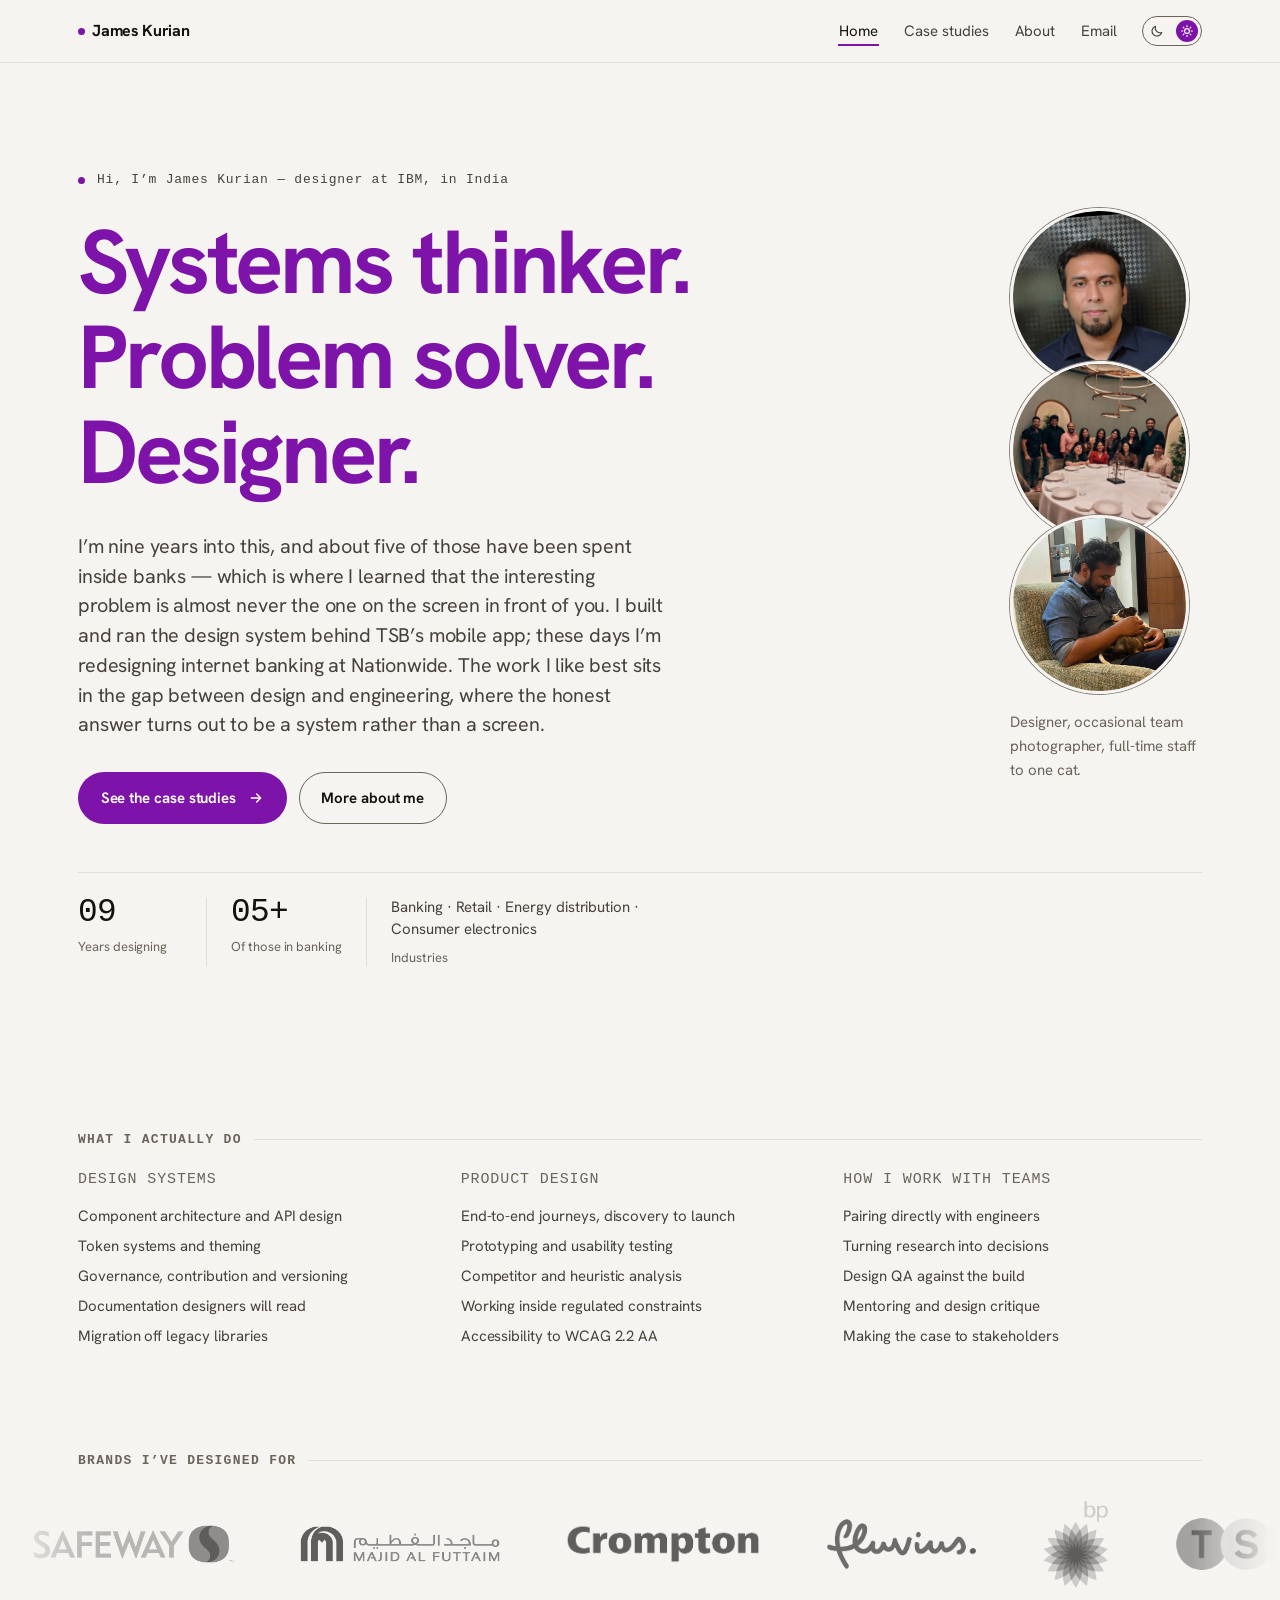
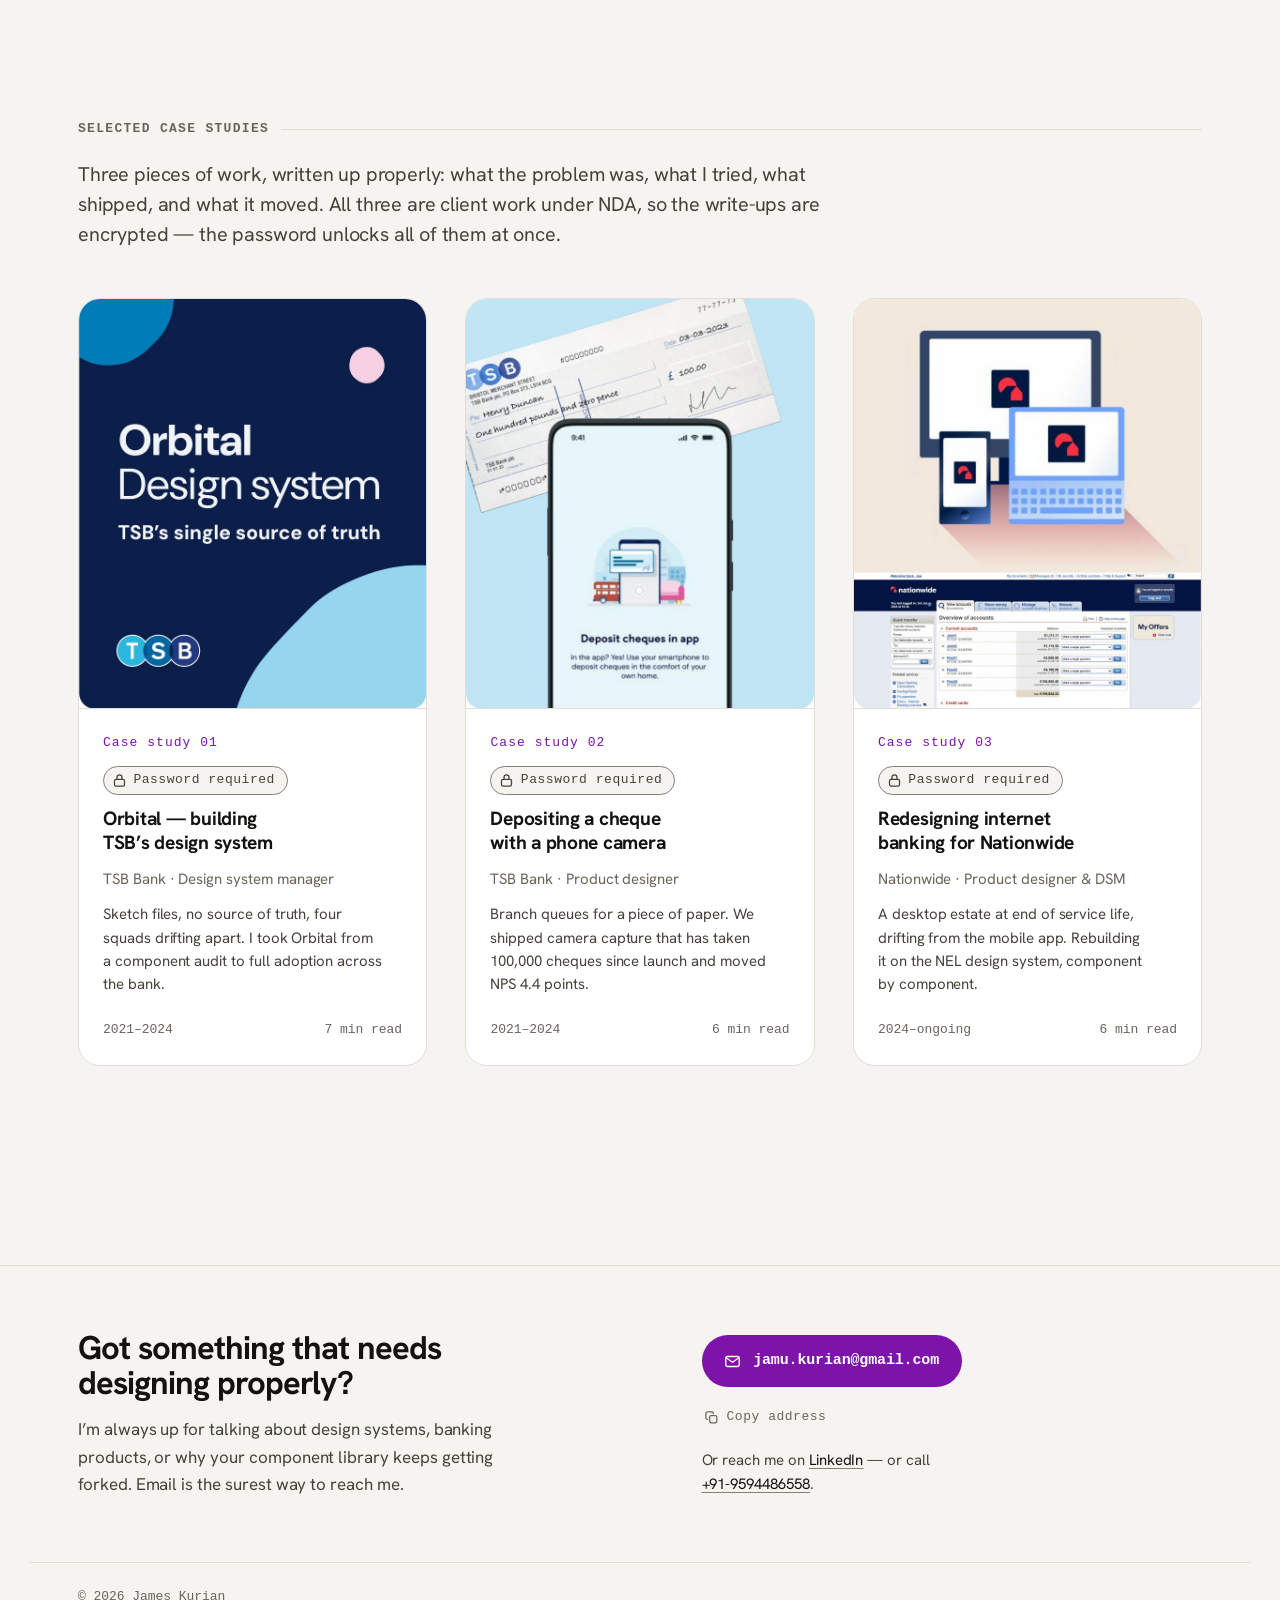
<file: index.html>
<!DOCTYPE html>
<html lang="en">
<head>
<meta charset="utf-8">
<meta name="viewport" content="width=device-width, initial-scale=1">
<title>James Kurian — product &amp; design systems designer</title>
<meta name="description" content="James Kurian is a product designer and design system manager at IBM, working on banking experiences for TSB and Nationwide. Systems thinker, problem solver, designer.">
<meta name="color-scheme" content="dark">
<meta name="theme-color" content="#181818">
<link rel="icon" href="data:image/svg+xml,%3Csvg xmlns='http://www.w3.org/2000/svg' viewBox='0 0 32 32'%3E%3Crect width='32' height='32' rx='7' fill='%23181818'/%3E%3Ccircle cx='16' cy='16' r='6' fill='%23cf44ff'/%3E%3C/svg%3E">
<link rel="preconnect" href="https://fonts.googleapis.com">
<link rel="preconnect" href="https://fonts.gstatic.com" crossorigin>
<link rel="stylesheet" href="https://fonts.googleapis.com/css2?family=Hanken+Grotesk:wght@400..800&amp;display=swap">
<script>
  /* Theme, chosen before first paint.

     Inline and blocking on purpose. Deferring this to script.js means
     the browser paints the default theme, then repaints — a white flash
     on every navigation for someone who picked dark. Six pages of static
     HTML share no shell to hoist it into, so it is duplicated knowingly.

     try/catch because localStorage *throws* rather than returning null
     when a browser is set to block storage; an exception here would
     leave the page unstyled-looking and stop the rest of <head>. */
  (function () {
    var pick = 'dark';
    try {
      var saved = localStorage.getItem('jk.theme');
      pick = (saved === 'light' || saved === 'dark') ? saved
        : window.matchMedia('(prefers-color-scheme: light)').matches
          ? 'light' : 'dark';
    } catch (e) {}
    document.documentElement.setAttribute('data-theme', pick);
  })();
</script>
<link rel="stylesheet" href="styles.css">
</head>
<body>

<a class="skip" href="#main">Skip to content</a>

<header class="masthead" data-masthead>
  <div class="shell masthead__inner">
    <a class="wordmark" href="index.html">
      <span class="wordmark__dot" aria-hidden="true"></span>
      James Kurian
    </a>
    <div class="masthead__end">
      <nav class="nav" aria-label="Primary">
        <a href="index.html" aria-current="page">Home</a>
        <a href="work.html">Case studies</a>
        <a href="about.html">About</a>
        <a href="mailto:jamu.kurian@gmail.com">Email</a>
      </nav>
      <button class="themer" type="button" role="switch" aria-checked="false"
              aria-label="Light mode" data-themer>
        <span class="themer__knob" aria-hidden="true"></span>
        <svg class="themer__icon themer__icon--moon" viewBox="0 0 24 24" fill="none"
             stroke="currentColor" stroke-width="1.9" stroke-linecap="round"
             stroke-linejoin="round" aria-hidden="true" focusable="false">
          <path d="M20.2 14.6A8.6 8.6 0 0 1 9.4 3.8a8.6 8.6 0 1 0 10.8 10.8Z"/>
        </svg>
        <svg class="themer__icon themer__icon--sun" viewBox="0 0 24 24" fill="none"
             stroke="currentColor" stroke-width="1.9" stroke-linecap="round"
             stroke-linejoin="round" aria-hidden="true" focusable="false">
          <circle cx="12" cy="12" r="4.1"/>
          <path d="M12 2.7v2.1M12 19.2v2.1M2.7 12h2.1M19.2 12h2.1M5.4 5.4l1.5 1.5M17.1 17.1l1.5 1.5M18.6 5.4l-1.5 1.5M6.9 17.1l-1.5 1.5"/>
        </svg>
      </button>
    </div>
  </div>
</header>

<main id="main">

  <!-- == Hero ==============================================

       The greeting used to be set at --t-hero, the same size as the
       headline directly beneath it, so two 5.6rem lines competed and
       neither won. It is the kicker now: same words, a tenth of the
       size, which is what lets the headline actually land.

       The glow layer is decorative and pointer-driven; script.js only
       animates it for a fine pointer with motion allowed, and it sits at
       z-index -1 behind everything in the section. It is a fixed-position
       viewport layer rather than a box inside this section, which is what
       lets it track the cursor exactly — see styles.css for why the earlier
       absolutely-positioned version could not.                    -->
  <section class="shell hero hero--home" data-pointer-field>
    <span class="glow" data-glow aria-hidden="true"></span>

    <div class="hero__grid">
      <div class="hero__say">
        <p class="kicker">
          <span class="kicker__dot" aria-hidden="true"></span>
          Hi, I&rsquo;m James Kurian &mdash; designer at IBM, in India
        </p>

        <h1 class="hero__line hero__line--staged">
          <span class="hero__stagger">Systems thinker.</span>
          <span class="hero__stagger">Problem solver.</span>
          <span class="hero__stagger">Designer.</span>
        </h1>

        <p class="lead hero__lead">
          I&rsquo;m nine years into this, and about five of those have been
          spent inside banks &mdash; which is where I learned that the
          interesting problem is almost never the one on the screen in front of
          you. I built and ran the design system behind TSB&rsquo;s mobile app;
          these days I&rsquo;m redesigning internet banking at Nationwide. The
          work I like best sits in the gap between design and engineering,
          where the honest answer turns out to be a system rather than a
          screen.
        </p>

        <div class="hero__actions">
          <a class="btn btn--primary" href="work.html">
            See the case studies
            <svg class="btn__arrow" width="16" height="16" viewBox="0 0 24 24" fill="none" stroke="currentColor" stroke-width="2.2" stroke-linecap="round" stroke-linejoin="round" aria-hidden="true"><path d="M5 12h13M13 6l6 6-6 6"/></svg>
          </a>
          <a class="btn btn--ghost" href="about.html">More about me</a>
        </div>
      </div>

      <!-- The photographs used to sit in a row beneath the tally, where the
           right half of the hero was empty and they were small enough to
           read as decoration. Up here they are half again as wide and piled
           vertically — a stack needs one circle's width instead of three, so
           the prints get bigger and the headline beside them still gets a
           column wide enough to hold "Systems thinker." on one line. -->
      <div class="hero__show">
        <div class="faces faces--tall">
          <span class="faces__item"><img src="assets/photo-portrait.jpg" alt="James Kurian" width="880" height="880"></span>
          <span class="faces__item"><img src="assets/photo-team.jpg" alt="James with his design team" width="760" height="760" loading="lazy"></span>
          <span class="faces__item"><img src="assets/photo-cat.jpg" alt="James&rsquo;s cat" width="640" height="640" loading="lazy"></span>
          <p class="faces__note">Designer, occasional team photographer, full-time staff to one cat.</p>
        </div>
      </div>
    </div>

    <!-- Experience, not achievements: how long, how much of it in banking,
         and which industries the rest was spent in. The two numbers agree
         with the timeline on the About page — 2021-2024 at TSB plus
         2024-now at Nationwide is where "05+ in banking" comes from — so
         neither is a new claim this page has to defend on its own. -->
    <dl class="tally">
      <div class="tally__cell">
        <dt class="tally__label">Years designing</dt>
        <dd class="tally__value">09</dd>
      </div>
      <div class="tally__cell">
        <dt class="tally__label">Of those in banking</dt>
        <dd class="tally__value">05+</dd>
      </div>
      <div class="tally__cell tally__cell--wide">
        <dt class="tally__label">Industries</dt>
        <dd class="tally__list">
          Banking &middot; Retail &middot; Energy distribution &middot;
          Consumer electronics
        </dd>
      </div>
    </dl>
  </section>

  <!-- == What I do ========================================= -->
  <section class="shell band" data-reveal>
    <h2 class="eyebrow">What I actually do</h2>
    <div class="skills">
      <div class="skills__group">
        <h3>Design systems</h3>
        <ul>
          <li>Component architecture and API design</li>
          <li>Token systems and theming</li>
          <li>Governance, contribution and versioning</li>
          <li>Documentation designers will read</li>
          <li>Migration off legacy libraries</li>
        </ul>
      </div>
      <div class="skills__group">
        <h3>Product design</h3>
        <ul>
          <li>End-to-end journeys, discovery to launch</li>
          <li>Prototyping and usability testing</li>
          <li>Competitor and heuristic analysis</li>
          <li>Working inside regulated constraints</li>
          <li>Accessibility to WCAG 2.2 AA</li>
        </ul>
      </div>
      <div class="skills__group">
        <h3>How I work with teams</h3>
        <ul>
          <li>Pairing directly with engineers</li>
          <li>Turning research into decisions</li>
          <li>Design QA against the build</li>
          <li>Mentoring and design critique</li>
          <li>Making the case to stakeholders</li>
        </ul>
      </div>
    </div>
  </section>

  <!-- == Clients =========================================== -->
  <section class="shell band" data-reveal>
    <h2 class="eyebrow">Brands I&rsquo;ve designed for</h2>
    <div class="logos bleed">
      <div class="logos__track">
        <div class="logos__set">
          <span class="logos__item"><img src="assets/logo-safeway.png" alt="Safeway" width="751" height="148" loading="lazy"></span>
          <span class="logos__item"><img src="assets/logo-majid.png" alt="Majid Al Futtaim" width="734" height="142" loading="lazy"></span>
          <span class="logos__item"><img src="assets/logo-crompton.png" alt="Crompton" width="437" height="91" loading="lazy"></span>
          <span class="logos__item"><img src="assets/logo-fluvius.png" alt="Fluvius" width="401" height="142" loading="lazy"></span>
          <span class="logos__item"><img src="assets/logo-bp.png" alt="BP" width="185" height="243" loading="lazy"></span>
          <span class="logos__item"><img src="assets/logo-tsb.png" alt="TSB Bank" width="402" height="156" loading="lazy"></span>
          <span class="logos__item"><img src="assets/logo-nationwide.png" alt="Nationwide Building Society" width="556" height="84" loading="lazy"></span>
        </div>
        <div class="logos__set" aria-hidden="true">
          <span class="logos__item"><img src="assets/logo-safeway.png" alt="" width="751" height="148" loading="lazy"></span>
          <span class="logos__item"><img src="assets/logo-majid.png" alt="" width="734" height="142" loading="lazy"></span>
          <span class="logos__item"><img src="assets/logo-crompton.png" alt="" width="437" height="91" loading="lazy"></span>
          <span class="logos__item"><img src="assets/logo-fluvius.png" alt="" width="401" height="142" loading="lazy"></span>
          <span class="logos__item"><img src="assets/logo-bp.png" alt="" width="185" height="243" loading="lazy"></span>
          <span class="logos__item"><img src="assets/logo-tsb.png" alt="" width="402" height="156" loading="lazy"></span>
          <span class="logos__item"><img src="assets/logo-nationwide.png" alt="" width="556" height="84" loading="lazy"></span>
        </div>
        <div class="logos__set" aria-hidden="true">
          <span class="logos__item"><img src="assets/logo-safeway.png" alt="" width="751" height="148" loading="lazy"></span>
          <span class="logos__item"><img src="assets/logo-majid.png" alt="" width="734" height="142" loading="lazy"></span>
          <span class="logos__item"><img src="assets/logo-crompton.png" alt="" width="437" height="91" loading="lazy"></span>
          <span class="logos__item"><img src="assets/logo-fluvius.png" alt="" width="401" height="142" loading="lazy"></span>
          <span class="logos__item"><img src="assets/logo-bp.png" alt="" width="185" height="243" loading="lazy"></span>
          <span class="logos__item"><img src="assets/logo-tsb.png" alt="" width="402" height="156" loading="lazy"></span>
          <span class="logos__item"><img src="assets/logo-nationwide.png" alt="" width="556" height="84" loading="lazy"></span>
        </div>
      </div>
    </div>
  </section>

  <!-- == Case studies ====================================== -->
  <section class="shell band" data-reveal>
    <h2 class="eyebrow">Selected case studies</h2>
    <p class="lead measure lead--gap">
      Three pieces of work, written up properly: what the problem was, what I
      tried, what shipped, and what it moved. All three are client work under
      NDA, so the write-ups are encrypted &mdash; the password unlocks all of them
      at once.
    </p>

    <div class="cases">

      <article class="case" data-locked="true">
        <figure class="case__figure">
          <img src="assets/thumb-orbital.jpg" alt="Orbital design system" width="740" height="876" loading="lazy">        </figure>
        <div class="case__body">
          <div class="case__meta">
            <p class="case__no">Case study 01</p>
            <span class="case__lock"><svg class="case__lockicon" viewBox="0 0 24 24" fill="none" stroke="currentColor" stroke-width="2" stroke-linecap="round" stroke-linejoin="round" aria-hidden="true" focusable="false"><rect x="4" y="10" width="16" height="11" rx="2.5"/><path d="M8 10V7a4 4 0 0 1 8 0v3"/></svg>Password required</span>
          </div>
          <h3 class="case__title">
            <a class="case__link" href="case-orbital.html" data-lock-link data-lock-title="Orbital — TSB's design system">Orbital &mdash; building TSB&rsquo;s design system</a>
          </h3>
          <p class="case__client">TSB Bank &middot; Design system manager</p>
          <p class="case__blurb">
            Sketch files, no source of truth, four squads drifting apart. I took
            Orbital from a component audit to full adoption across the bank.
          </p>
          <p class="case__foot"><span>2021&ndash;2024</span><span>7 min read</span></p>
        </div>
      </article>

      <article class="case" data-locked="true">
        <figure class="case__figure">
          <img src="assets/thumb-mcd.jpg" alt="Mobile cheque deposit" width="740" height="876" loading="lazy">        </figure>
        <div class="case__body">
          <div class="case__meta">
            <p class="case__no">Case study 02</p>
            <span class="case__lock"><svg class="case__lockicon" viewBox="0 0 24 24" fill="none" stroke="currentColor" stroke-width="2" stroke-linecap="round" stroke-linejoin="round" aria-hidden="true" focusable="false"><rect x="4" y="10" width="16" height="11" rx="2.5"/><path d="M8 10V7a4 4 0 0 1 8 0v3"/></svg>Password required</span>
          </div>
          <h3 class="case__title">
            <a class="case__link" href="case-mcd.html" data-lock-link data-lock-title="Mobile cheque deposit">Depositing a cheque with a phone camera</a>
          </h3>
          <p class="case__client">TSB Bank &middot; Product designer</p>
          <p class="case__blurb">
            Branch queues for a piece of paper. We shipped camera capture that
            has taken 100,000 cheques since launch and moved NPS 4.4 points.
          </p>
          <p class="case__foot"><span>2021&ndash;2024</span><span>6 min read</span></p>
        </div>
      </article>

      <article class="case" data-locked="true">
        <figure class="case__figure">
          <img src="assets/thumb-nbs.jpg" alt="Nationwide internet banking" width="740" height="876" loading="lazy">        </figure>
        <div class="case__body">
          <div class="case__meta">
            <p class="case__no">Case study 03</p>
            <span class="case__lock"><svg class="case__lockicon" viewBox="0 0 24 24" fill="none" stroke="currentColor" stroke-width="2" stroke-linecap="round" stroke-linejoin="round" aria-hidden="true" focusable="false"><rect x="4" y="10" width="16" height="11" rx="2.5"/><path d="M8 10V7a4 4 0 0 1 8 0v3"/></svg>Password required</span>
          </div>
          <h3 class="case__title">
            <a class="case__link" href="case-nbs.html" data-lock-link data-lock-title="Nationwide internet banking redesign">Redesigning internet banking for Nationwide</a>
          </h3>
          <p class="case__client">Nationwide &middot; Product designer &amp; DSM</p>
          <p class="case__blurb">
            A desktop estate at end of service life, drifting from the mobile
            app. Rebuilding it on the NEL design system, component by component.
          </p>
          <p class="case__foot"><span>2024&ndash;ongoing</span><span>6 min read</span></p>
        </div>
      </article>

    </div>
  </section>

</main>

<footer class="footer">
  <div class="shell contact">
    <div class="contact__say">
      <h2 class="contact__head">Got something that needs designing properly?</h2>
      <p class="dim spaced">
        I&rsquo;m always up for talking about design systems, banking products, or
        why your component library keeps getting forked. Email is the surest
        way to reach me.
      </p>
    </div>
    <div class="contact__do">
      <a class="btn btn--primary btn--mail" href="mailto:jamu.kurian@gmail.com">
        <svg class="btn__mail" width="17" height="17" viewBox="0 0 24 24" fill="none" stroke="currentColor" stroke-width="1.9" stroke-linecap="round" stroke-linejoin="round" aria-hidden="true"><rect x="2.5" y="5" width="19" height="14" rx="2.5"/><path d="m3.5 7 8.5 6 8.5-6"/></svg>jamu.kurian@gmail.com
      </a>
      <button class="copy" type="button" data-copy="jamu.kurian@gmail.com" hidden>
        <svg class="copy__icon" width="15" height="15" viewBox="0 0 24 24" fill="none" stroke="currentColor" stroke-width="2" stroke-linecap="round" stroke-linejoin="round" aria-hidden="true"><rect x="9" y="9" width="11.5" height="11.5" rx="2.5"/><path d="M15 5.5a2.5 2.5 0 0 0-2.5-2.5h-7A2.5 2.5 0 0 0 3 5.5v7A2.5 2.5 0 0 0 5.5 15"/></svg><span class="copy__label" data-copy-label aria-live="polite">Copy address</span>
      </button>
      <p class="contact__also">
        Or reach me on <a href="https://www.linkedin.com/in/james-kurian">LinkedIn</a> &mdash; or call
        <a class="contact__tel" href="tel:+919594486558">+91-9594486558</a>.
      </p>
    </div>
  </div>
  <div class="shell footer__base">
    <span>&copy; <span data-year>2026</span> James Kurian</span>
  </div>
</footer>

<!-- == Password gate ======================================== -->
<div class="gate" data-gate-modal hidden role="dialog" aria-modal="true" aria-labelledby="gate-title">
  <div class="gate__card">
    <span class="gate__icon" aria-hidden="true">
      <svg width="20" height="20" viewBox="0 0 24 24" fill="none" stroke="currentColor" stroke-width="2" stroke-linecap="round" stroke-linejoin="round"><rect x="4" y="10" width="16" height="11" rx="2.5"/><path d="M8 10V7a4 4 0 0 1 8 0v3"/></svg>
    </span>
    <h2 class="gate__title" id="gate-title">This case study is protected</h2>
    <p class="gate__note">
      You&rsquo;re opening <strong data-gate-target>this case study</strong>. It&rsquo;s
      client work under NDA, so the write-up is encrypted rather than merely
      hidden &mdash; it decrypts in your browser once the password is right. One
      unlock covers all three.
    </p>
    <form data-gate-form novalidate>
      <label class="field">
        <span class="field__label">Password</span>
        <input class="field__input" id="gate-pw" type="password" data-gate-input autocomplete="current-password" placeholder="Enter the password" aria-describedby="gate-err">
      </label>
      <p class="gate__error" id="gate-err" data-gate-error role="alert" hidden></p>
      <button class="btn btn--primary btn--block" type="submit" data-gate-submit>Unlock case studies</button>
    </form>
    <p class="gate__foot" data-gate-insecure hidden>
      Heads up: this page is open from a file rather than a web address, and
      browsers won&rsquo;t hand out their decryption API in that situation. Serve
      the folder over http and it&rsquo;ll work.
    </p>
    <button class="gate__dismiss" type="button" data-gate-dismiss>Not now &mdash; take me back</button>
  </div>
</div>

<script src="locked/payload.js"></script>
<script src="script.js"></script>
</body>
</html>
</file>
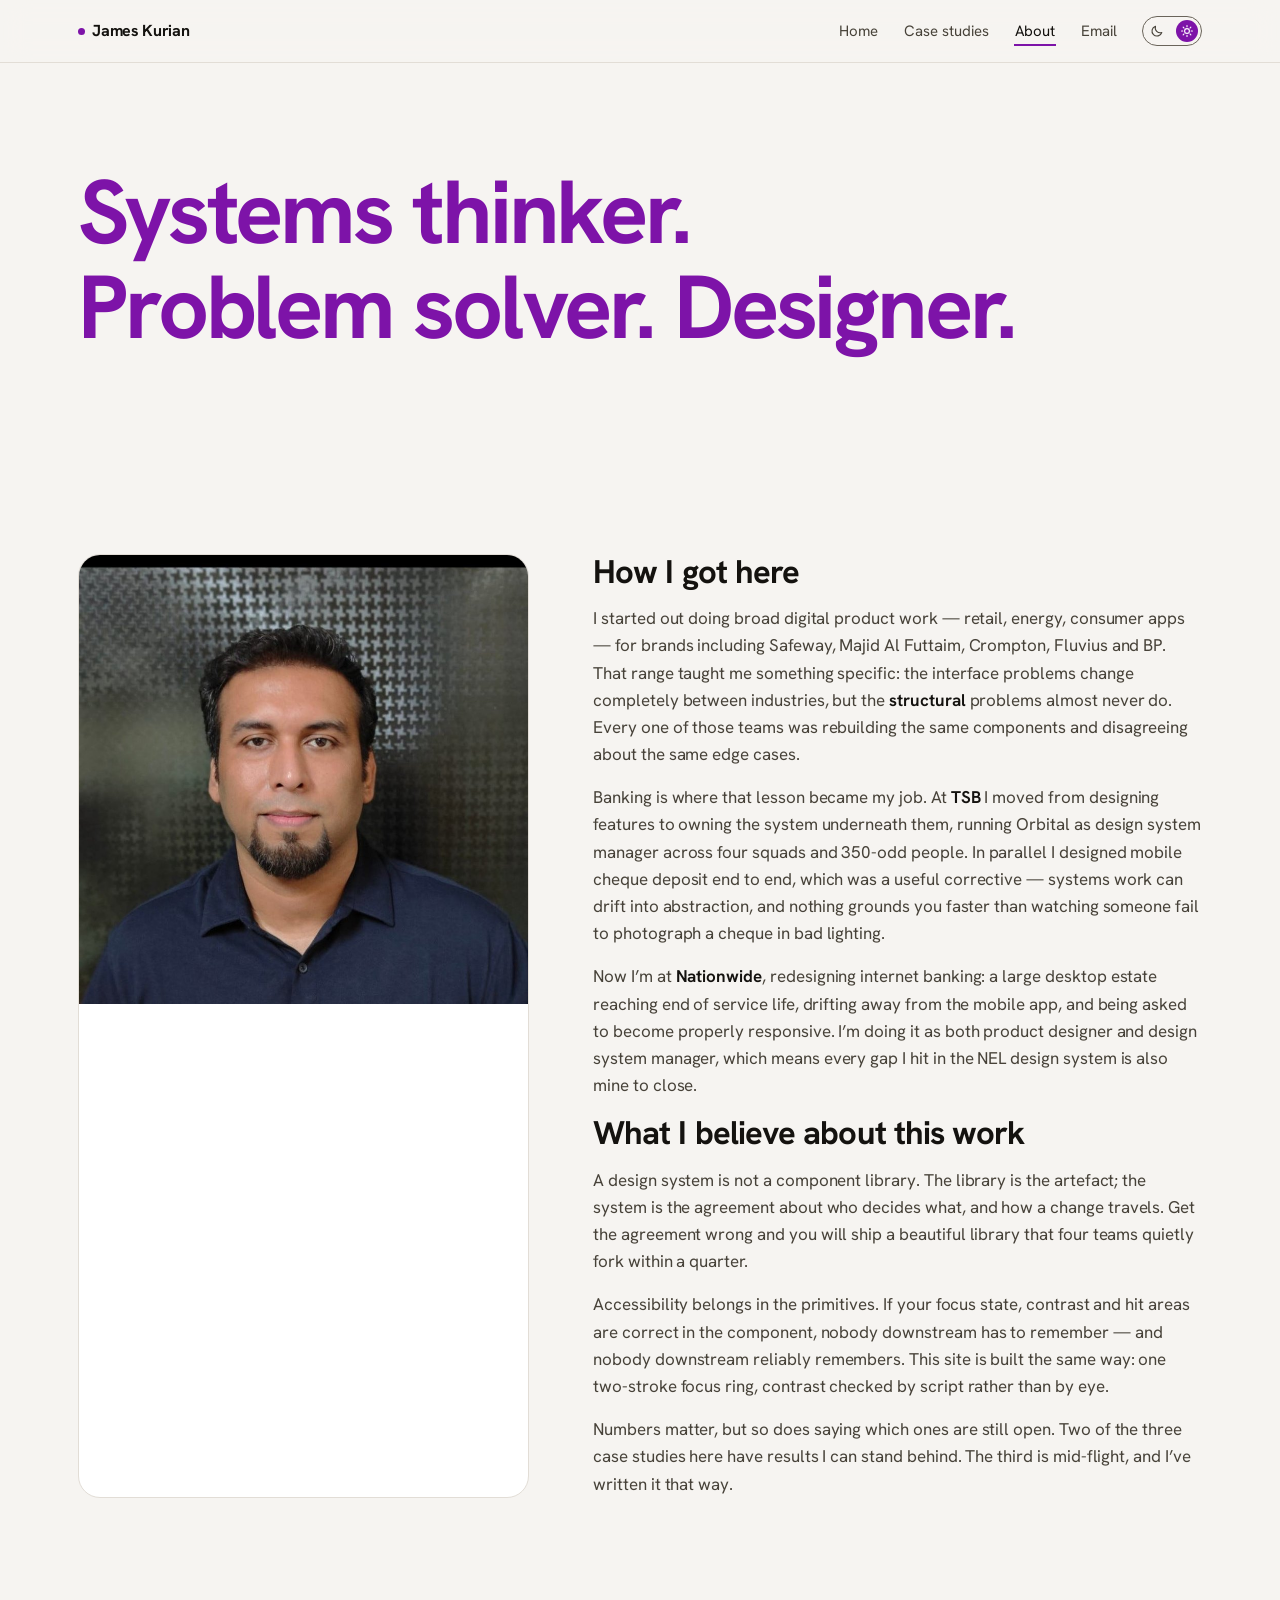
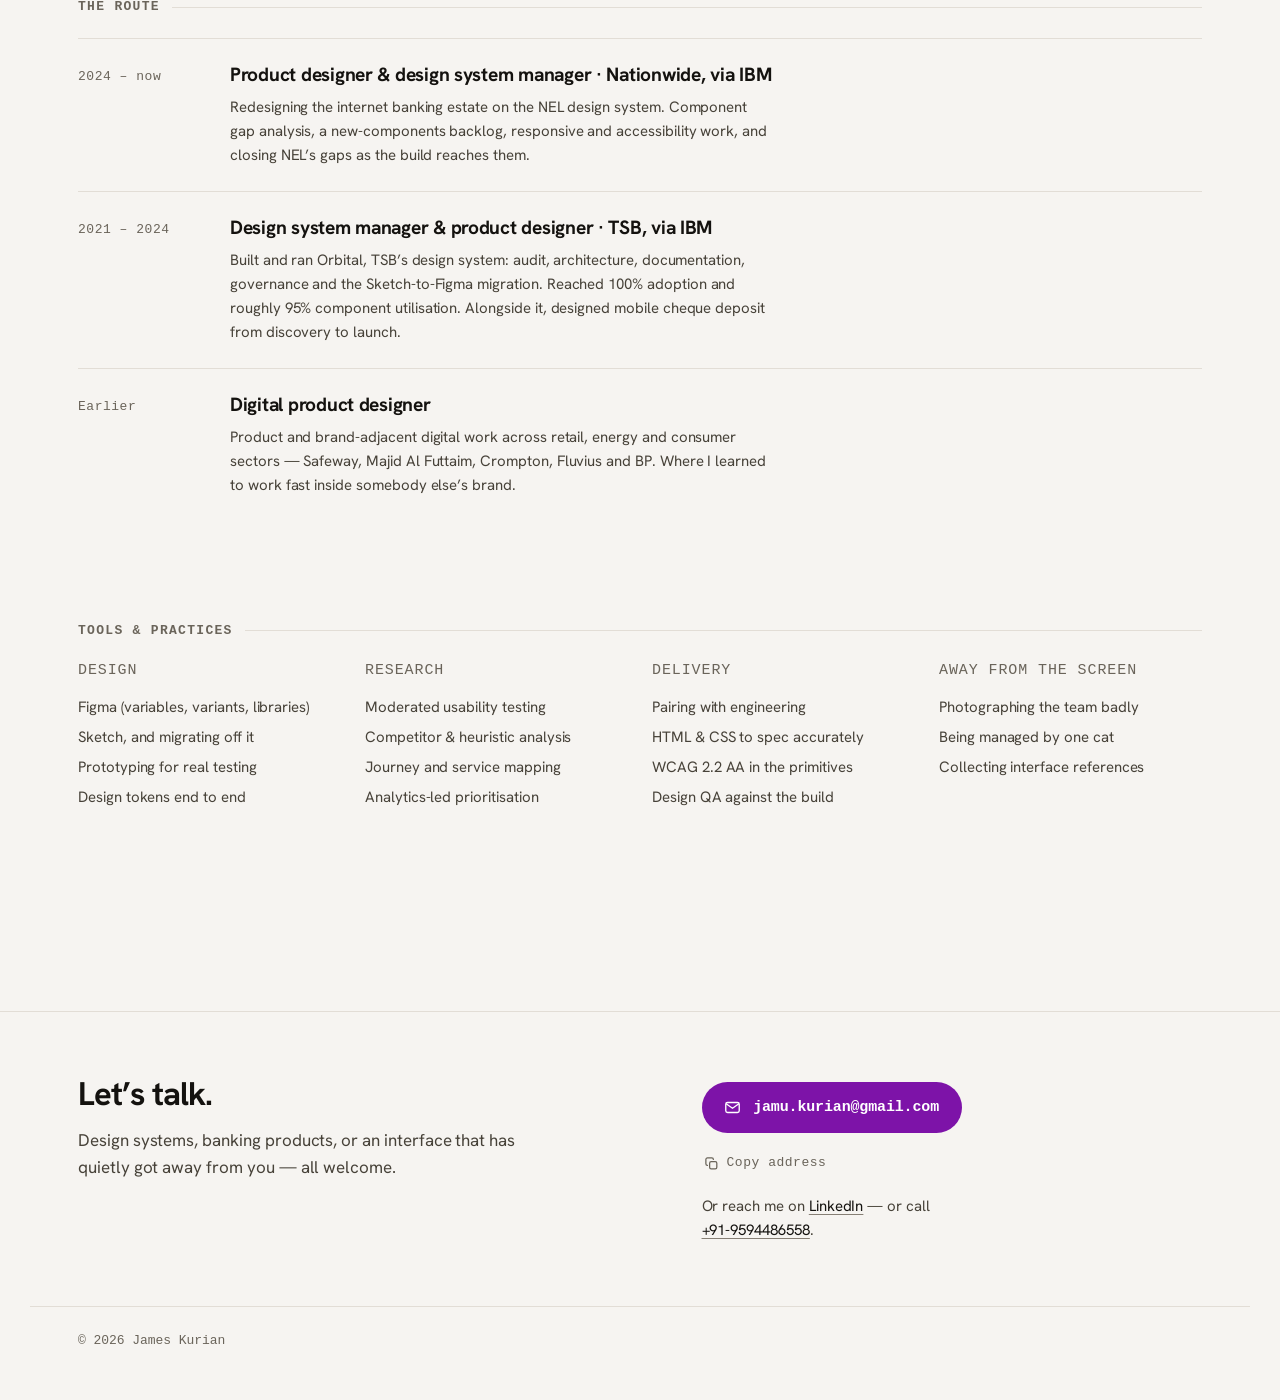
<file: about.html>
<!DOCTYPE html>
<html lang="en">
<head>
<meta charset="utf-8">
<meta name="viewport" content="width=device-width, initial-scale=1">
<title>About — James Kurian</title>
<meta name="description" content="James Kurian, product designer and design system manager at IBM. Nine years designing digital products, mostly in banking, for TSB, Nationwide, BP, Safeway and others.">
<meta name="color-scheme" content="dark">
<meta name="theme-color" content="#181818">
<link rel="icon" href="data:image/svg+xml,%3Csvg xmlns='http://www.w3.org/2000/svg' viewBox='0 0 32 32'%3E%3Crect width='32' height='32' rx='7' fill='%23181818'/%3E%3Ccircle cx='16' cy='16' r='6' fill='%23cf44ff'/%3E%3C/svg%3E">
<link rel="preconnect" href="https://fonts.googleapis.com">
<link rel="preconnect" href="https://fonts.gstatic.com" crossorigin>
<link rel="stylesheet" href="https://fonts.googleapis.com/css2?family=Hanken+Grotesk:wght@400..800&amp;display=swap">
<script>
  /* Theme, chosen before first paint.

     Inline and blocking on purpose. Deferring this to script.js means
     the browser paints the default theme, then repaints — a white flash
     on every navigation for someone who picked dark. Six pages of static
     HTML share no shell to hoist it into, so it is duplicated knowingly.

     try/catch because localStorage *throws* rather than returning null
     when a browser is set to block storage; an exception here would
     leave the page unstyled-looking and stop the rest of <head>. */
  (function () {
    var pick = 'dark';
    try {
      var saved = localStorage.getItem('jk.theme');
      pick = (saved === 'light' || saved === 'dark') ? saved
        : window.matchMedia('(prefers-color-scheme: light)').matches
          ? 'light' : 'dark';
    } catch (e) {}
    document.documentElement.setAttribute('data-theme', pick);
  })();
</script>
<link rel="stylesheet" href="styles.css">
</head>
<body>

<a class="skip" href="#main">Skip to content</a>

<header class="masthead" data-masthead>
  <div class="shell masthead__inner">
    <a class="wordmark" href="index.html">
      <span class="wordmark__dot" aria-hidden="true"></span>
      James Kurian
    </a>
    <div class="masthead__end">
      <nav class="nav" aria-label="Primary">
        <a href="index.html">Home</a>
        <a href="work.html">Case studies</a>
        <a href="about.html" aria-current="page">About</a>
        <a href="mailto:jamu.kurian@gmail.com">Email</a>
      </nav>
      <button class="themer" type="button" role="switch" aria-checked="false"
              aria-label="Light mode" data-themer>
        <span class="themer__knob" aria-hidden="true"></span>
        <svg class="themer__icon themer__icon--moon" viewBox="0 0 24 24" fill="none"
             stroke="currentColor" stroke-width="1.9" stroke-linecap="round"
             stroke-linejoin="round" aria-hidden="true" focusable="false">
          <path d="M20.2 14.6A8.6 8.6 0 0 1 9.4 3.8a8.6 8.6 0 1 0 10.8 10.8Z"/>
        </svg>
        <svg class="themer__icon themer__icon--sun" viewBox="0 0 24 24" fill="none"
             stroke="currentColor" stroke-width="1.9" stroke-linecap="round"
             stroke-linejoin="round" aria-hidden="true" focusable="false">
          <circle cx="12" cy="12" r="4.1"/>
          <path d="M12 2.7v2.1M12 19.2v2.1M2.7 12h2.1M19.2 12h2.1M5.4 5.4l1.5 1.5M17.1 17.1l1.5 1.5M18.6 5.4l-1.5 1.5M6.9 17.1l-1.5 1.5"/>
        </svg>
      </button>
    </div>
  </div>
</header>

<main id="main">

  <!-- Eyebrow and sub-title removed at James's request. What is left is the
       statement on its own, which is the strongest thing on the page
       anyway; the paragraph that used to follow it repeated most of "How I
       got here" two sections down. -->
  <section class="shell hero">
    <h1 class="hero__line hero__line--wide">Systems thinker. Problem solver. Designer.</h1>
  </section>

  <section class="shell band split" data-reveal>
    <div class="portrait">
      <img src="assets/photo-portrait.jpg" alt="James Kurian" width="880" height="880">
    </div>
    <div class="prose stack--loose">
      <h2>How I got here</h2>
      <p>
        I started out doing broad digital product work &mdash; retail, energy,
        consumer apps &mdash; for brands including Safeway, Majid Al Futtaim,
        Crompton, Fluvius and BP. That range taught me something specific: the
        interface problems change completely between industries, but the
        <strong>structural</strong> problems almost never do. Every one of those
        teams was rebuilding the same components and disagreeing about the same
        edge cases.
      </p>
      <p>
        Banking is where that lesson became my job. At <strong>TSB</strong> I
        moved from designing features to owning the system underneath them,
        running Orbital as design system manager across four squads and 350-odd
        people. In parallel I designed mobile cheque deposit end to end, which
        was a useful corrective &mdash; systems work can drift into abstraction, and
        nothing grounds you faster than watching someone fail to photograph a
        cheque in bad lighting.
      </p>
      <p>
        Now I&rsquo;m at <strong>Nationwide</strong>, redesigning internet banking:
        a large desktop estate reaching end of service life, drifting away from
        the mobile app, and being asked to become properly responsive. I&rsquo;m
        doing it as both product designer and design system manager, which means
        every gap I hit in the NEL design system is also mine to close.
      </p>

      <h2>What I believe about this work</h2>
      <p>
        A design system is not a component library. The library is the artefact;
        the system is the agreement about who decides what, and how a change
        travels. Get the agreement wrong and you will ship a beautiful library
        that four teams quietly fork within a quarter.
      </p>
      <p>
        Accessibility belongs in the primitives. If your focus state, contrast
        and hit areas are correct in the component, nobody downstream has to
        remember &mdash; and nobody downstream reliably remembers. This site is built
        the same way: one two-stroke focus ring, contrast checked by script
        rather than by eye.
      </p>
      <p>
        Numbers matter, but so does saying which ones are still open. Two of the
        three case studies here have results I can stand behind. The third is
        mid-flight, and I&rsquo;ve written it that way.
      </p>
    </div>
  </section>

  <section class="shell band" data-reveal>
    <h2 class="eyebrow">The route</h2>
    <div class="timeline">
      <div class="timeline__row">
        <p class="timeline__when">2024 &ndash; now</p>
        <div class="timeline__what">
          <h3>Product designer &amp; design system manager &middot; Nationwide, via IBM</h3>
          <p>
            Redesigning the internet banking estate on the NEL design system.
            Component gap analysis, a new-components backlog, responsive and
            accessibility work, and closing NEL&rsquo;s gaps as the build reaches them.
          </p>
        </div>
      </div>
      <div class="timeline__row">
        <p class="timeline__when">2021 &ndash; 2024</p>
        <div class="timeline__what">
          <h3>Design system manager &amp; product designer &middot; TSB, via IBM</h3>
          <p>
            Built and ran Orbital, TSB&rsquo;s design system: audit, architecture,
            documentation, governance and the Sketch-to-Figma migration. Reached
            100% adoption and roughly 95% component utilisation. Alongside it,
            designed mobile cheque deposit from discovery to launch.
          </p>
        </div>
      </div>
      <div class="timeline__row">
        <p class="timeline__when">Earlier</p>
        <div class="timeline__what">
          <h3>Digital product designer</h3>
          <p>
            Product and brand-adjacent digital work across retail, energy and
            consumer sectors &mdash; Safeway, Majid Al Futtaim, Crompton, Fluvius and
            BP. Where I learned to work fast inside somebody else&rsquo;s brand.
          </p>
        </div>
      </div>
    </div>
  </section>

  <section class="shell band" data-reveal>
    <h2 class="eyebrow">Tools &amp; practices</h2>
    <div class="skills">
      <div class="skills__group">
        <h3>Design</h3>
        <ul>
          <li>Figma (variables, variants, libraries)</li>
          <li>Sketch, and migrating off it</li>
          <li>Prototyping for real testing</li>
          <li>Design tokens end to end</li>
        </ul>
      </div>
      <div class="skills__group">
        <h3>Research</h3>
        <ul>
          <li>Moderated usability testing</li>
          <li>Competitor &amp; heuristic analysis</li>
          <li>Journey and service mapping</li>
          <li>Analytics-led prioritisation</li>
        </ul>
      </div>
      <div class="skills__group">
        <h3>Delivery</h3>
        <ul>
          <li>Pairing with engineering</li>
          <li>HTML &amp; CSS to spec accurately</li>
          <li>WCAG 2.2 AA in the primitives</li>
          <li>Design QA against the build</li>
        </ul>
      </div>
      <div class="skills__group">
        <h3>Away from the screen</h3>
        <ul>
          <li>Photographing the team badly</li>
          <li>Being managed by one cat</li>
          <li>Collecting interface references</li>
        </ul>
      </div>
    </div>
  </section>

</main>

<footer class="footer">
  <div class="shell contact">
    <div class="contact__say">
      <h2 class="contact__head">Let&rsquo;s talk.</h2>
      <p class="dim spaced">
        Design systems, banking products, or an interface that has quietly got
        away from you &mdash; all welcome.
      </p>
    </div>
    <div class="contact__do">
      <a class="btn btn--primary btn--mail" href="mailto:jamu.kurian@gmail.com">
        <svg class="btn__mail" width="17" height="17" viewBox="0 0 24 24" fill="none" stroke="currentColor" stroke-width="1.9" stroke-linecap="round" stroke-linejoin="round" aria-hidden="true"><rect x="2.5" y="5" width="19" height="14" rx="2.5"/><path d="m3.5 7 8.5 6 8.5-6"/></svg>jamu.kurian@gmail.com
      </a>
      <button class="copy" type="button" data-copy="jamu.kurian@gmail.com" hidden>
        <svg class="copy__icon" width="15" height="15" viewBox="0 0 24 24" fill="none" stroke="currentColor" stroke-width="2" stroke-linecap="round" stroke-linejoin="round" aria-hidden="true"><rect x="9" y="9" width="11.5" height="11.5" rx="2.5"/><path d="M15 5.5a2.5 2.5 0 0 0-2.5-2.5h-7A2.5 2.5 0 0 0 3 5.5v7A2.5 2.5 0 0 0 5.5 15"/></svg><span class="copy__label" data-copy-label aria-live="polite">Copy address</span>
      </button>
      <p class="contact__also">
        Or reach me on <a href="https://www.linkedin.com/in/james-kurian">LinkedIn</a> &mdash; or call
        <a class="contact__tel" href="tel:+919594486558">+91-9594486558</a>.
      </p>
    </div>
  </div>
  <div class="shell footer__base">
    <span>&copy; <span data-year>2026</span> James Kurian</span>
  </div>
</footer>

<script src="script.js"></script>
</body>
</html>
</file>
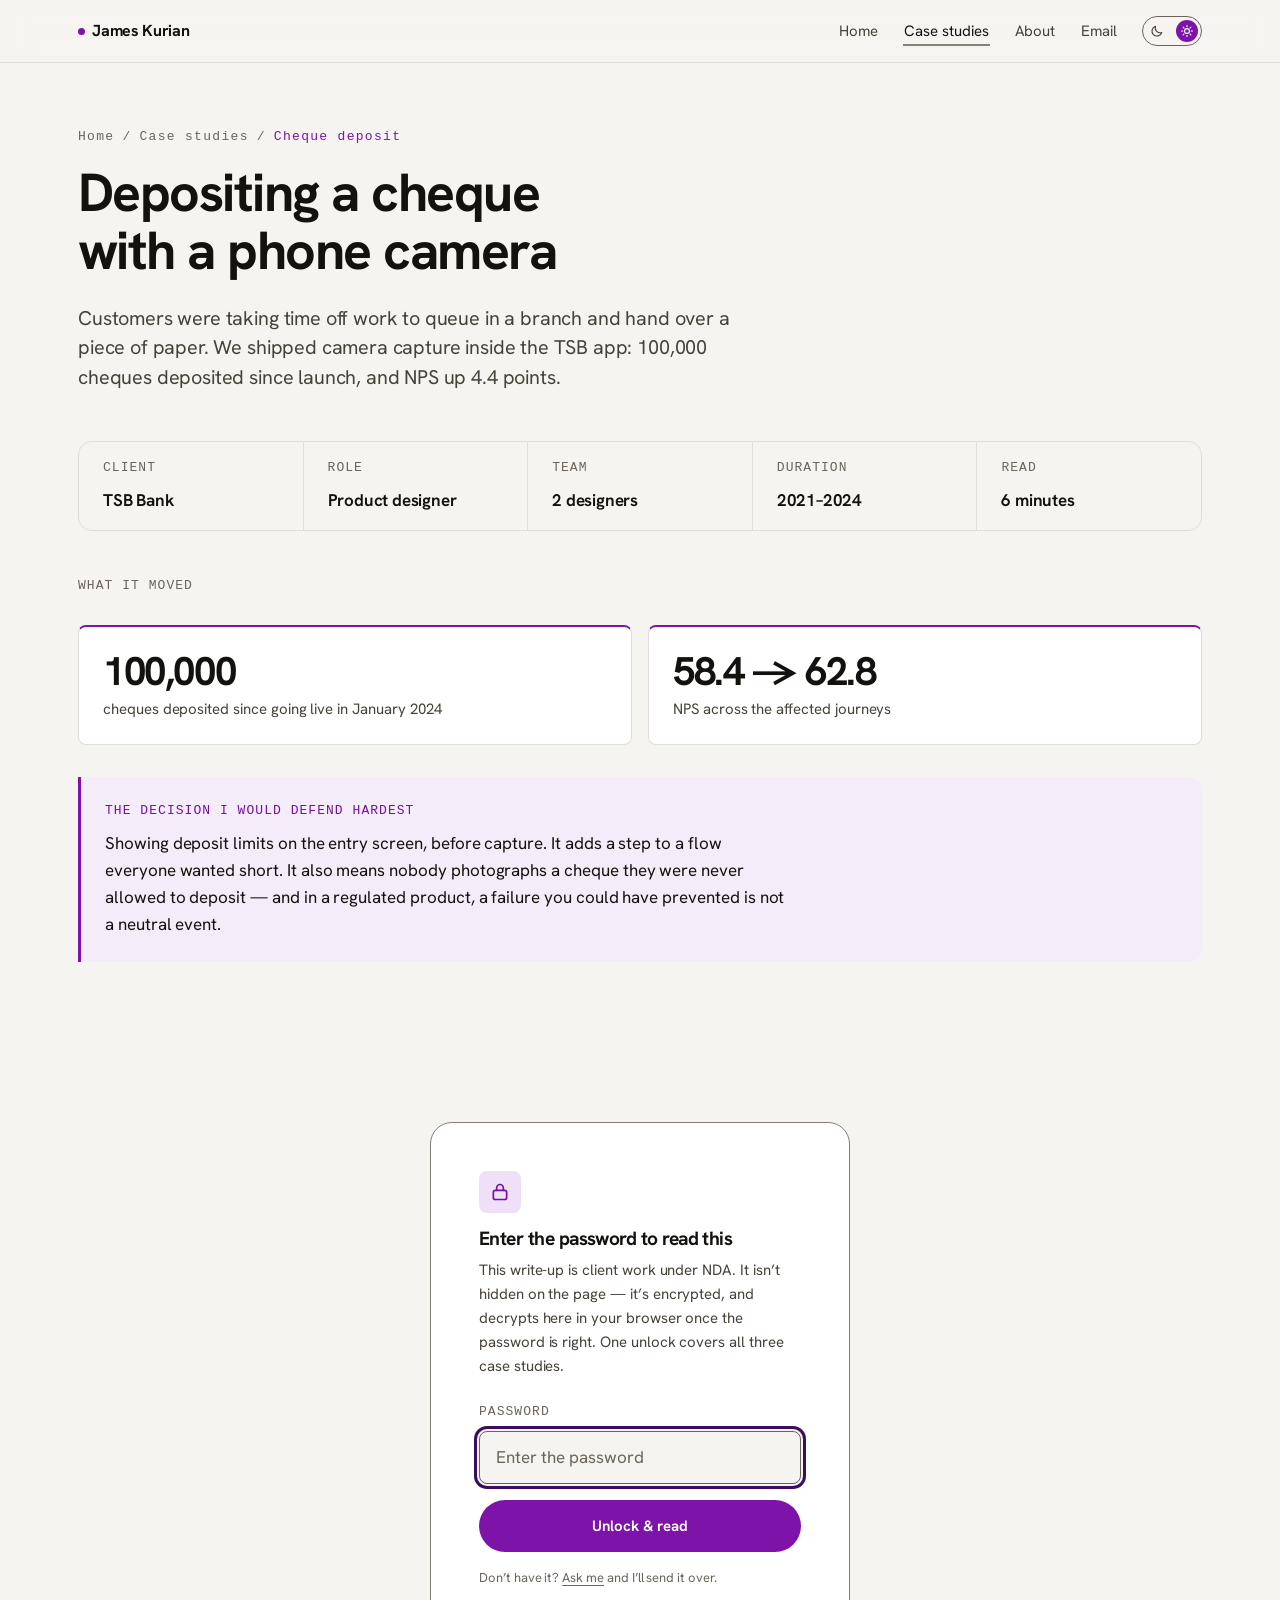
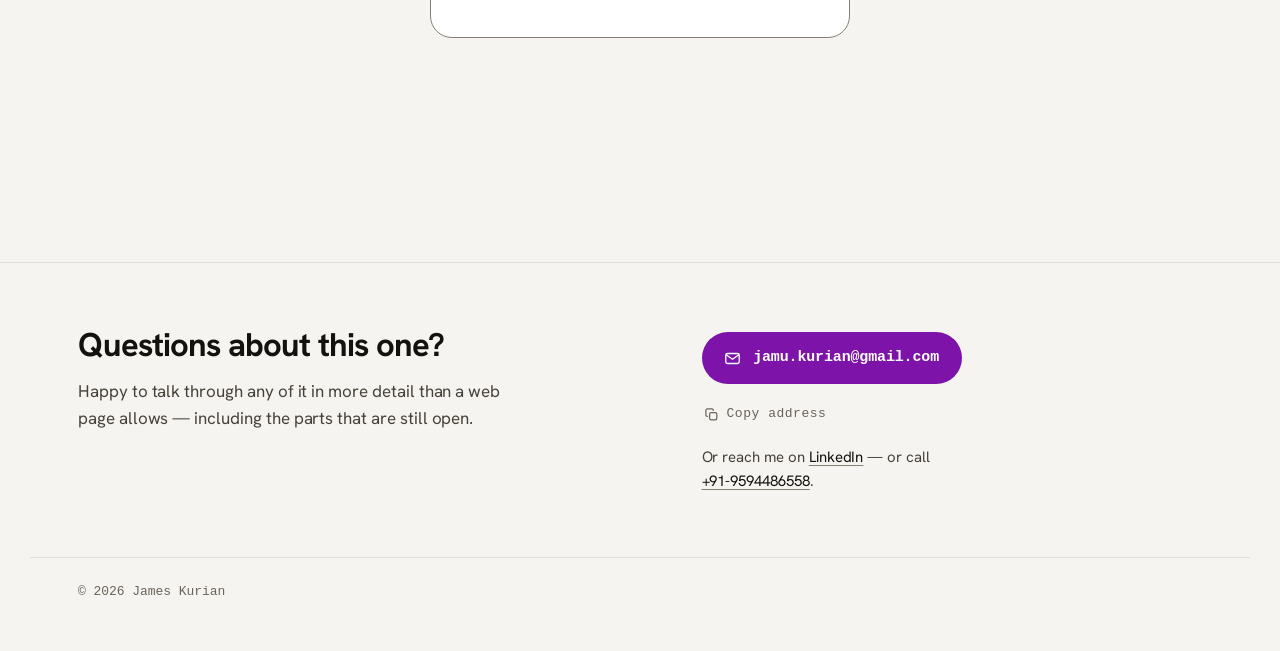
<file: case-mcd.html>
<!DOCTYPE html>
<html lang="en">
<head>
<meta charset="utf-8">
<meta name="viewport" content="width=device-width, initial-scale=1">
<title>Depositing a cheque with a phone camera — James Kurian</title>
<meta name="description" content="Customers were taking time off work to queue in a branch and hand over a piece of paper. We shipped camera capture inside the TSB app: 100,000 cheques deposited since launch, and N">
<meta name="color-scheme" content="dark">
<meta name="theme-color" content="#181818">
<link rel="icon" href="data:image/svg+xml,%3Csvg xmlns='http://www.w3.org/2000/svg' viewBox='0 0 32 32'%3E%3Crect width='32' height='32' rx='7' fill='%23181818'/%3E%3Ccircle cx='16' cy='16' r='6' fill='%23cf44ff'/%3E%3C/svg%3E">
<link rel="preconnect" href="https://fonts.googleapis.com">
<link rel="preconnect" href="https://fonts.gstatic.com" crossorigin>
<link rel="stylesheet" href="https://fonts.googleapis.com/css2?family=Hanken+Grotesk:wght@400..800&amp;display=swap">
<script>
  /* Theme, chosen before first paint.

     Inline and blocking on purpose. Deferring this to script.js means
     the browser paints the default theme, then repaints — a white flash
     on every navigation for someone who picked dark. Six pages of static
     HTML share no shell to hoist it into, so it is duplicated knowingly.

     try/catch because localStorage *throws* rather than returning null
     when a browser is set to block storage; an exception here would
     leave the page unstyled-looking and stop the rest of <head>. */
  (function () {
    var pick = 'dark';
    try {
      var saved = localStorage.getItem('jk.theme');
      pick = (saved === 'light' || saved === 'dark') ? saved
        : window.matchMedia('(prefers-color-scheme: light)').matches
          ? 'light' : 'dark';
    } catch (e) {}
    document.documentElement.setAttribute('data-theme', pick);
  })();
</script>
<link rel="stylesheet" href="styles.css">
</head>
<body>

<a class="skip" href="#main">Skip to content</a>

<header class="masthead" data-masthead>
  <div class="shell masthead__inner">
    <a class="wordmark" href="index.html">
      <span class="wordmark__dot" aria-hidden="true"></span>
      James Kurian
    </a>
    <div class="masthead__end">
      <nav class="nav" aria-label="Primary">
        <a href="index.html">Home</a>
        <a href="work.html" aria-current="true">Case studies</a>
        <a href="about.html">About</a>
        <a href="mailto:jamu.kurian@gmail.com">Email</a>
      </nav>
      <button class="themer" type="button" role="switch" aria-checked="false"
              aria-label="Light mode" data-themer>
        <span class="themer__knob" aria-hidden="true"></span>
        <svg class="themer__icon themer__icon--moon" viewBox="0 0 24 24" fill="none"
             stroke="currentColor" stroke-width="1.9" stroke-linecap="round"
             stroke-linejoin="round" aria-hidden="true" focusable="false">
          <path d="M20.2 14.6A8.6 8.6 0 0 1 9.4 3.8a8.6 8.6 0 1 0 10.8 10.8Z"/>
        </svg>
        <svg class="themer__icon themer__icon--sun" viewBox="0 0 24 24" fill="none"
             stroke="currentColor" stroke-width="1.9" stroke-linecap="round"
             stroke-linejoin="round" aria-hidden="true" focusable="false">
          <circle cx="12" cy="12" r="4.1"/>
          <path d="M12 2.7v2.1M12 19.2v2.1M2.7 12h2.1M19.2 12h2.1M5.4 5.4l1.5 1.5M17.1 17.1l1.5 1.5M18.6 5.4l-1.5 1.5M6.9 17.1l-1.5 1.5"/>
        </svg>
      </button>
    </div>
  </div>
  <div class="readbar__track" role="progressbar" aria-label="Reading progress" aria-valuemin="0" aria-valuemax="100" aria-valuenow="0">
    <span class="readbar" data-readbar></span>
  </div>
</header>

<main id="main">

  <section class="shell cover">
    <nav class="crumbs" aria-label="Breadcrumb"><ol class="crumbs__list"><li class="crumbs__item"><a href="index.html">Home</a></li><li class="crumbs__item"><span class="crumbs__sep" aria-hidden="true">/</span><a href="work.html">Case studies</a></li><li class="crumbs__item"><span class="crumbs__sep" aria-hidden="true">/</span><span aria-current="page">Cheque deposit</span></li></ol></nav>
    <h1 class="cover__title">Depositing a cheque with a phone camera</h1>
    <p class="lead cover__lead">Customers were taking time off work to queue in a branch and hand over a piece of paper. We shipped camera capture inside the TSB app: 100,000 cheques deposited since launch, and NPS up 4.4 points.</p>
    <div class="facts"><div class="facts__cell"><span class="facts__key">Client</span><span class="facts__val">TSB Bank</span></div><div class="facts__cell"><span class="facts__key">Role</span><span class="facts__val">Product designer</span></div><div class="facts__cell"><span class="facts__key">Team</span><span class="facts__val">2 designers</span></div><div class="facts__cell"><span class="facts__key">Duration</span><span class="facts__val">2021–2024</span></div><div class="facts__cell"><span class="facts__key">Read</span><span class="facts__val">6 minutes</span></div></div>
  </section>

<section class="shell outcome" aria-labelledby="outcome-mcd"><h2 class="outcome__head" id="outcome-mcd">What it moved</h2><div class="metrics metrics--public"><div class="metric"><span class="metric__val">100,000</span><span class="metric__key">cheques deposited since going live in January 2024</span></div><div class="metric"><span class="metric__val">58.4 → 62.8</span><span class="metric__key">NPS across the affected journeys</span></div></div><aside class="note note--defend"><span class="note__key">The decision I would defend hardest</span><p>Showing deposit limits on the entry screen, before capture. It adds a step to a flow everyone wanted short. It also means nobody photographs a cheque they were never allowed to deposit — and in a regulated product, a failure you could have prevented is not a neutral event.</p></aside></section>

  <section class="shell shell--narrow gatepage" data-gate-page hidden>
    <div class="gate__card">
      <span class="gate__icon" aria-hidden="true">
        <svg width="20" height="20" viewBox="0 0 24 24" fill="none" stroke="currentColor" stroke-width="2" stroke-linecap="round" stroke-linejoin="round"><rect x="4" y="10" width="16" height="11" rx="2.5"/><path d="M8 10V7a4 4 0 0 1 8 0v3"/></svg>
      </span>
      <h2 class="gate__title">Enter the password to read this</h2>
      <p class="gate__note">
        This write-up is client work under NDA. It isn&rsquo;t hidden on the page &mdash;
        it&rsquo;s encrypted, and decrypts here in your browser once the password is
        right. One unlock covers all three case studies.
      </p>
      <form data-gate-form novalidate>
        <label class="field">
          <span class="field__label">Password</span>
          <input class="field__input" type="password" data-gate-input autocomplete="current-password" placeholder="Enter the password" aria-describedby="gate-err-mcd">
        </label>
        <p class="gate__error" id="gate-err-mcd" data-gate-error role="alert" hidden></p>
        <button class="btn btn--primary btn--block" type="submit" data-gate-submit>Unlock &amp; read</button>
      </form>
      <p class="gate__foot" data-gate-insecure hidden>
        Heads up: this page is open from a file rather than a web address, and
        browsers won&rsquo;t hand out their decryption API in that situation. Serve
        the folder over http &mdash; <code>python3 -m http.server</code> inside it &mdash;
        and this will work.
      </p>
      <p class="gate__foot">
        Don&rsquo;t have it? <a href="mailto:jamu.kurian@gmail.com">Ask me</a> and I&rsquo;ll send it over.
      </p>
    </div>
  </section>

  <div class="shell reading" data-locked-page="mcd" hidden>
    <div class="railhold">
      <aside class="rail" data-rail aria-label="On this page"></aside>
    </div>
    <article class="article" data-article></article>
    <nav class="pager" aria-label="Other case studies"><a class="pager__item pager__item--prev" href="case-orbital.html" rel="prev"><span class="pager__dir"><svg class="pager__arrow" width="17" height="17" viewBox="0 0 24 24" fill="none" stroke="currentColor" stroke-width="2" stroke-linecap="round" stroke-linejoin="round" aria-hidden="true"><path d="M19 12H5"/><path d="m12 19-7-7 7-7"/></svg>Previous</span><span class="pager__title">Orbital — building TSB’s design system</span><span class="pager__no">Case study 01</span></a><a class="pager__item pager__item--next" href="case-nbs.html" rel="next"><span class="pager__dir">Next<svg class="pager__arrow" width="17" height="17" viewBox="0 0 24 24" fill="none" stroke="currentColor" stroke-width="2" stroke-linecap="round" stroke-linejoin="round" aria-hidden="true"><path d="M5 12h14"/><path d="m12 5 7 7-7 7"/></svg></span><span class="pager__title">Redesigning internet banking for Nationwide</span><span class="pager__no">Case study 03</span></a></nav>
  </div>

</main>

<footer class="footer">
  <div class="shell contact">
    <div class="contact__say">
      <h2 class="contact__head">Questions about this one?</h2>
      <p class="dim spaced">
        Happy to talk through any of it in more detail than a web page allows
        &mdash; including the parts that are still open.
      </p>
    </div>
    <div class="contact__do">
      <a class="btn btn--primary btn--mail" href="mailto:jamu.kurian@gmail.com">
        <svg class="btn__mail" width="17" height="17" viewBox="0 0 24 24" fill="none" stroke="currentColor" stroke-width="1.9" stroke-linecap="round" stroke-linejoin="round" aria-hidden="true"><rect x="2.5" y="5" width="19" height="14" rx="2.5"/><path d="m3.5 7 8.5 6 8.5-6"/></svg>jamu.kurian@gmail.com
      </a>
      <button class="copy" type="button" data-copy="jamu.kurian@gmail.com" hidden>
        <svg class="copy__icon" width="15" height="15" viewBox="0 0 24 24" fill="none" stroke="currentColor" stroke-width="2" stroke-linecap="round" stroke-linejoin="round" aria-hidden="true"><rect x="9" y="9" width="11.5" height="11.5" rx="2.5"/><path d="M15 5.5a2.5 2.5 0 0 0-2.5-2.5h-7A2.5 2.5 0 0 0 3 5.5v7A2.5 2.5 0 0 0 5.5 15"/></svg><span class="copy__label" data-copy-label aria-live="polite">Copy address</span>
      </button>
      <p class="contact__also">
        Or reach me on <a href="https://www.linkedin.com/in/james-kurian">LinkedIn</a> &mdash; or call
        <a class="contact__tel" href="tel:+919594486558">+91-9594486558</a>.
      </p>
    </div>
  </div>
  <div class="shell footer__base">
    <span>&copy; <span data-year>2026</span> James Kurian</span>
  </div>
</footer>

<script src="locked/payload.js"></script>
<script src="script.js"></script>
</body>
</html>
</file>
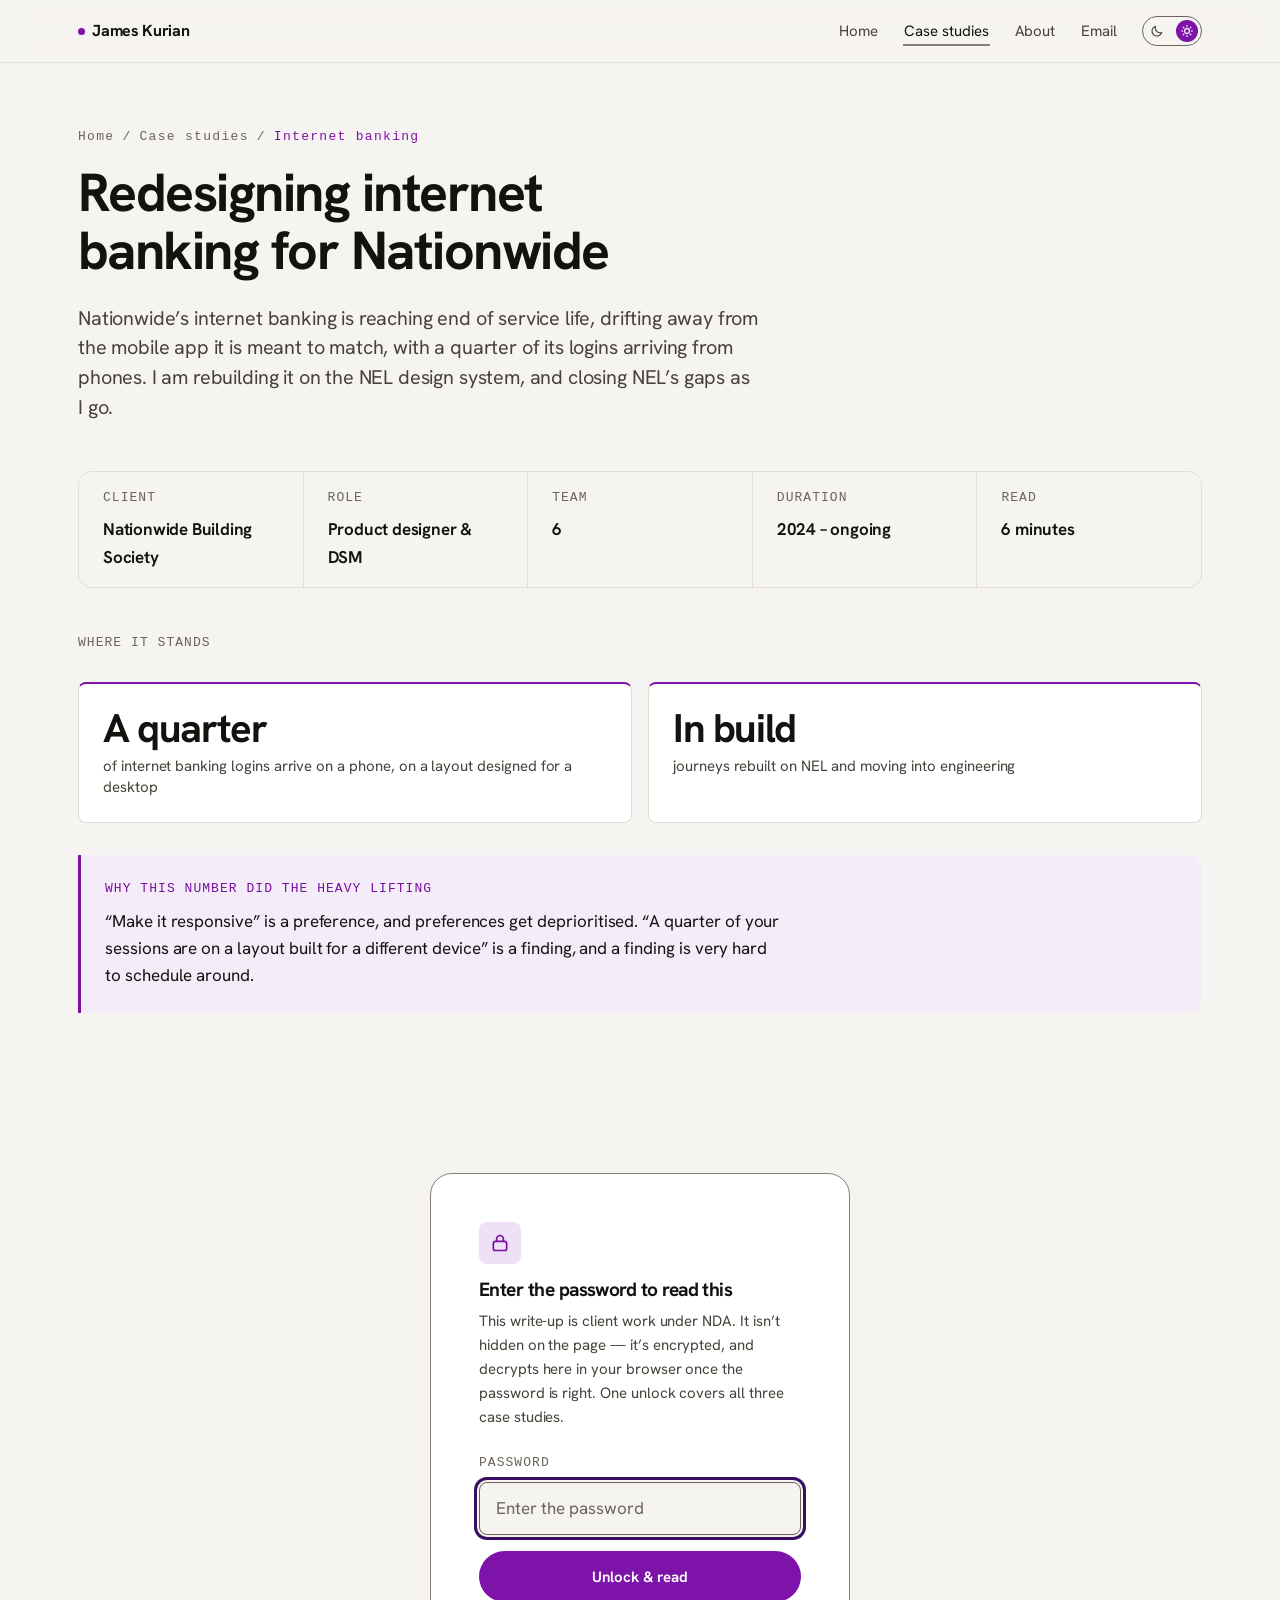
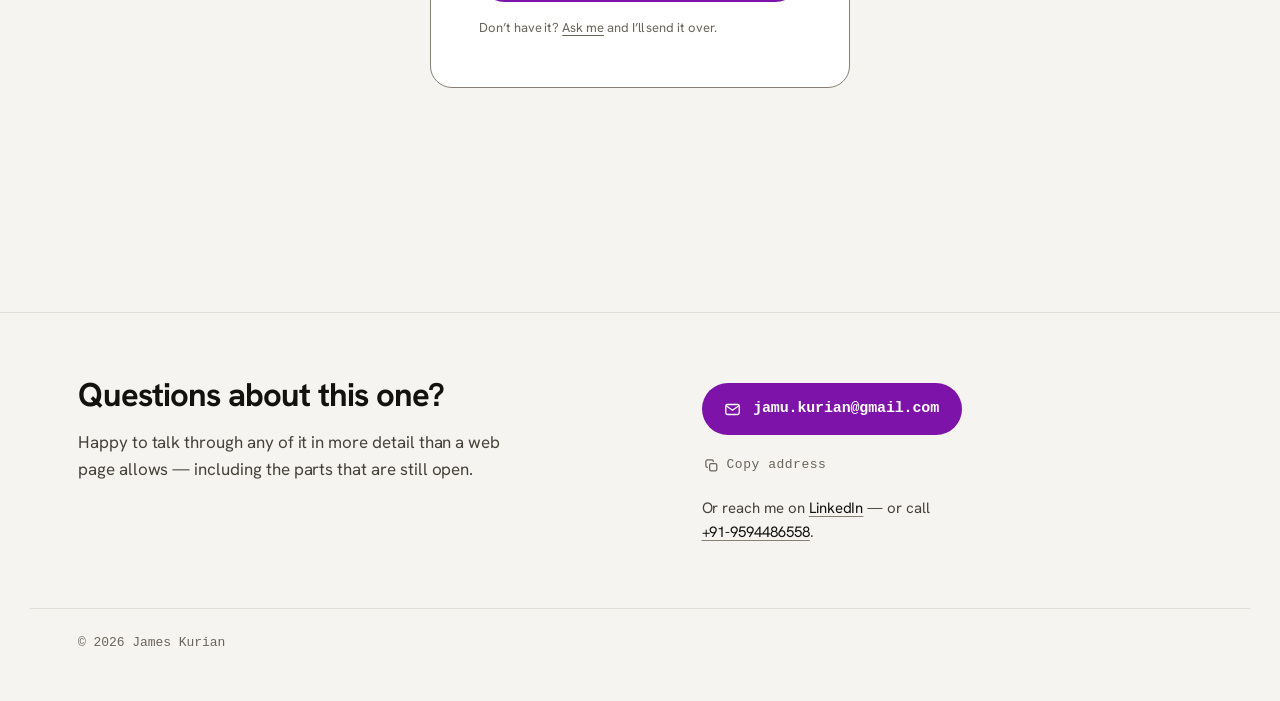
<file: case-nbs.html>
<!DOCTYPE html>
<html lang="en">
<head>
<meta charset="utf-8">
<meta name="viewport" content="width=device-width, initial-scale=1">
<title>Redesigning internet banking for Nationwide — James Kurian</title>
<meta name="description" content="Nationwide’s internet banking is reaching end of service life, drifting away from the mobile app it is meant to match, with a quarter of its logins arriving from phones. I am rebui">
<meta name="color-scheme" content="dark">
<meta name="theme-color" content="#181818">
<link rel="icon" href="data:image/svg+xml,%3Csvg xmlns='http://www.w3.org/2000/svg' viewBox='0 0 32 32'%3E%3Crect width='32' height='32' rx='7' fill='%23181818'/%3E%3Ccircle cx='16' cy='16' r='6' fill='%23cf44ff'/%3E%3C/svg%3E">
<link rel="preconnect" href="https://fonts.googleapis.com">
<link rel="preconnect" href="https://fonts.gstatic.com" crossorigin>
<link rel="stylesheet" href="https://fonts.googleapis.com/css2?family=Hanken+Grotesk:wght@400..800&amp;display=swap">
<script>
  /* Theme, chosen before first paint.

     Inline and blocking on purpose. Deferring this to script.js means
     the browser paints the default theme, then repaints — a white flash
     on every navigation for someone who picked dark. Six pages of static
     HTML share no shell to hoist it into, so it is duplicated knowingly.

     try/catch because localStorage *throws* rather than returning null
     when a browser is set to block storage; an exception here would
     leave the page unstyled-looking and stop the rest of <head>. */
  (function () {
    var pick = 'dark';
    try {
      var saved = localStorage.getItem('jk.theme');
      pick = (saved === 'light' || saved === 'dark') ? saved
        : window.matchMedia('(prefers-color-scheme: light)').matches
          ? 'light' : 'dark';
    } catch (e) {}
    document.documentElement.setAttribute('data-theme', pick);
  })();
</script>
<link rel="stylesheet" href="styles.css">
</head>
<body>

<a class="skip" href="#main">Skip to content</a>

<header class="masthead" data-masthead>
  <div class="shell masthead__inner">
    <a class="wordmark" href="index.html">
      <span class="wordmark__dot" aria-hidden="true"></span>
      James Kurian
    </a>
    <div class="masthead__end">
      <nav class="nav" aria-label="Primary">
        <a href="index.html">Home</a>
        <a href="work.html" aria-current="true">Case studies</a>
        <a href="about.html">About</a>
        <a href="mailto:jamu.kurian@gmail.com">Email</a>
      </nav>
      <button class="themer" type="button" role="switch" aria-checked="false"
              aria-label="Light mode" data-themer>
        <span class="themer__knob" aria-hidden="true"></span>
        <svg class="themer__icon themer__icon--moon" viewBox="0 0 24 24" fill="none"
             stroke="currentColor" stroke-width="1.9" stroke-linecap="round"
             stroke-linejoin="round" aria-hidden="true" focusable="false">
          <path d="M20.2 14.6A8.6 8.6 0 0 1 9.4 3.8a8.6 8.6 0 1 0 10.8 10.8Z"/>
        </svg>
        <svg class="themer__icon themer__icon--sun" viewBox="0 0 24 24" fill="none"
             stroke="currentColor" stroke-width="1.9" stroke-linecap="round"
             stroke-linejoin="round" aria-hidden="true" focusable="false">
          <circle cx="12" cy="12" r="4.1"/>
          <path d="M12 2.7v2.1M12 19.2v2.1M2.7 12h2.1M19.2 12h2.1M5.4 5.4l1.5 1.5M17.1 17.1l1.5 1.5M18.6 5.4l-1.5 1.5M6.9 17.1l-1.5 1.5"/>
        </svg>
      </button>
    </div>
  </div>
  <div class="readbar__track" role="progressbar" aria-label="Reading progress" aria-valuemin="0" aria-valuemax="100" aria-valuenow="0">
    <span class="readbar" data-readbar></span>
  </div>
</header>

<main id="main">

  <section class="shell cover">
    <nav class="crumbs" aria-label="Breadcrumb"><ol class="crumbs__list"><li class="crumbs__item"><a href="index.html">Home</a></li><li class="crumbs__item"><span class="crumbs__sep" aria-hidden="true">/</span><a href="work.html">Case studies</a></li><li class="crumbs__item"><span class="crumbs__sep" aria-hidden="true">/</span><span aria-current="page">Internet banking</span></li></ol></nav>
    <h1 class="cover__title">Redesigning internet banking for Nationwide</h1>
    <p class="lead cover__lead">Nationwide’s internet banking is reaching end of service life, drifting away from the mobile app it is meant to match, with a quarter of its logins arriving from phones. I am rebuilding it on the NEL design system, and closing NEL’s gaps as I go.</p>
    <div class="facts"><div class="facts__cell"><span class="facts__key">Client</span><span class="facts__val">Nationwide Building Society</span></div><div class="facts__cell"><span class="facts__key">Role</span><span class="facts__val">Product designer & DSM</span></div><div class="facts__cell"><span class="facts__key">Team</span><span class="facts__val">6</span></div><div class="facts__cell"><span class="facts__key">Duration</span><span class="facts__val">2024 – ongoing</span></div><div class="facts__cell"><span class="facts__key">Read</span><span class="facts__val">6 minutes</span></div></div>
  </section>

<section class="shell outcome" aria-labelledby="outcome-nbs"><h2 class="outcome__head" id="outcome-nbs">Where it stands</h2><div class="metrics metrics--public"><div class="metric"><span class="metric__val">A quarter</span><span class="metric__key">of internet banking logins arrive on a phone, on a layout designed for a desktop</span></div><div class="metric"><span class="metric__val">In build</span><span class="metric__key">journeys rebuilt on NEL and moving into engineering</span></div></div><aside class="note note--defend"><span class="note__key">Why this number did the heavy lifting</span><p>“Make it responsive” is a preference, and preferences get deprioritised. “A quarter of your sessions are on a layout built for a different device” is a finding, and a finding is very hard to schedule around.</p></aside></section>

  <section class="shell shell--narrow gatepage" data-gate-page hidden>
    <div class="gate__card">
      <span class="gate__icon" aria-hidden="true">
        <svg width="20" height="20" viewBox="0 0 24 24" fill="none" stroke="currentColor" stroke-width="2" stroke-linecap="round" stroke-linejoin="round"><rect x="4" y="10" width="16" height="11" rx="2.5"/><path d="M8 10V7a4 4 0 0 1 8 0v3"/></svg>
      </span>
      <h2 class="gate__title">Enter the password to read this</h2>
      <p class="gate__note">
        This write-up is client work under NDA. It isn&rsquo;t hidden on the page &mdash;
        it&rsquo;s encrypted, and decrypts here in your browser once the password is
        right. One unlock covers all three case studies.
      </p>
      <form data-gate-form novalidate>
        <label class="field">
          <span class="field__label">Password</span>
          <input class="field__input" type="password" data-gate-input autocomplete="current-password" placeholder="Enter the password" aria-describedby="gate-err-nbs">
        </label>
        <p class="gate__error" id="gate-err-nbs" data-gate-error role="alert" hidden></p>
        <button class="btn btn--primary btn--block" type="submit" data-gate-submit>Unlock &amp; read</button>
      </form>
      <p class="gate__foot" data-gate-insecure hidden>
        Heads up: this page is open from a file rather than a web address, and
        browsers won&rsquo;t hand out their decryption API in that situation. Serve
        the folder over http &mdash; <code>python3 -m http.server</code> inside it &mdash;
        and this will work.
      </p>
      <p class="gate__foot">
        Don&rsquo;t have it? <a href="mailto:jamu.kurian@gmail.com">Ask me</a> and I&rsquo;ll send it over.
      </p>
    </div>
  </section>

  <div class="shell reading" data-locked-page="nbs" hidden>
    <div class="railhold">
      <aside class="rail" data-rail aria-label="On this page"></aside>
    </div>
    <article class="article" data-article></article>
    <nav class="pager" aria-label="Other case studies"><a class="pager__item pager__item--prev" href="case-mcd.html" rel="prev"><span class="pager__dir"><svg class="pager__arrow" width="17" height="17" viewBox="0 0 24 24" fill="none" stroke="currentColor" stroke-width="2" stroke-linecap="round" stroke-linejoin="round" aria-hidden="true"><path d="M19 12H5"/><path d="m12 19-7-7 7-7"/></svg>Previous</span><span class="pager__title">Depositing a cheque with a phone camera</span><span class="pager__no">Case study 02</span></a><a class="pager__item pager__item--next" href="case-orbital.html" rel="next"><span class="pager__dir">Next<svg class="pager__arrow" width="17" height="17" viewBox="0 0 24 24" fill="none" stroke="currentColor" stroke-width="2" stroke-linecap="round" stroke-linejoin="round" aria-hidden="true"><path d="M5 12h14"/><path d="m12 5 7 7-7 7"/></svg></span><span class="pager__title">Orbital — building TSB’s design system</span><span class="pager__no">Case study 01</span></a></nav>
  </div>

</main>

<footer class="footer">
  <div class="shell contact">
    <div class="contact__say">
      <h2 class="contact__head">Questions about this one?</h2>
      <p class="dim spaced">
        Happy to talk through any of it in more detail than a web page allows
        &mdash; including the parts that are still open.
      </p>
    </div>
    <div class="contact__do">
      <a class="btn btn--primary btn--mail" href="mailto:jamu.kurian@gmail.com">
        <svg class="btn__mail" width="17" height="17" viewBox="0 0 24 24" fill="none" stroke="currentColor" stroke-width="1.9" stroke-linecap="round" stroke-linejoin="round" aria-hidden="true"><rect x="2.5" y="5" width="19" height="14" rx="2.5"/><path d="m3.5 7 8.5 6 8.5-6"/></svg>jamu.kurian@gmail.com
      </a>
      <button class="copy" type="button" data-copy="jamu.kurian@gmail.com" hidden>
        <svg class="copy__icon" width="15" height="15" viewBox="0 0 24 24" fill="none" stroke="currentColor" stroke-width="2" stroke-linecap="round" stroke-linejoin="round" aria-hidden="true"><rect x="9" y="9" width="11.5" height="11.5" rx="2.5"/><path d="M15 5.5a2.5 2.5 0 0 0-2.5-2.5h-7A2.5 2.5 0 0 0 3 5.5v7A2.5 2.5 0 0 0 5.5 15"/></svg><span class="copy__label" data-copy-label aria-live="polite">Copy address</span>
      </button>
      <p class="contact__also">
        Or reach me on <a href="https://www.linkedin.com/in/james-kurian">LinkedIn</a> &mdash; or call
        <a class="contact__tel" href="tel:+919594486558">+91-9594486558</a>.
      </p>
    </div>
  </div>
  <div class="shell footer__base">
    <span>&copy; <span data-year>2026</span> James Kurian</span>
  </div>
</footer>

<script src="locked/payload.js"></script>
<script src="script.js"></script>
</body>
</html>
</file>
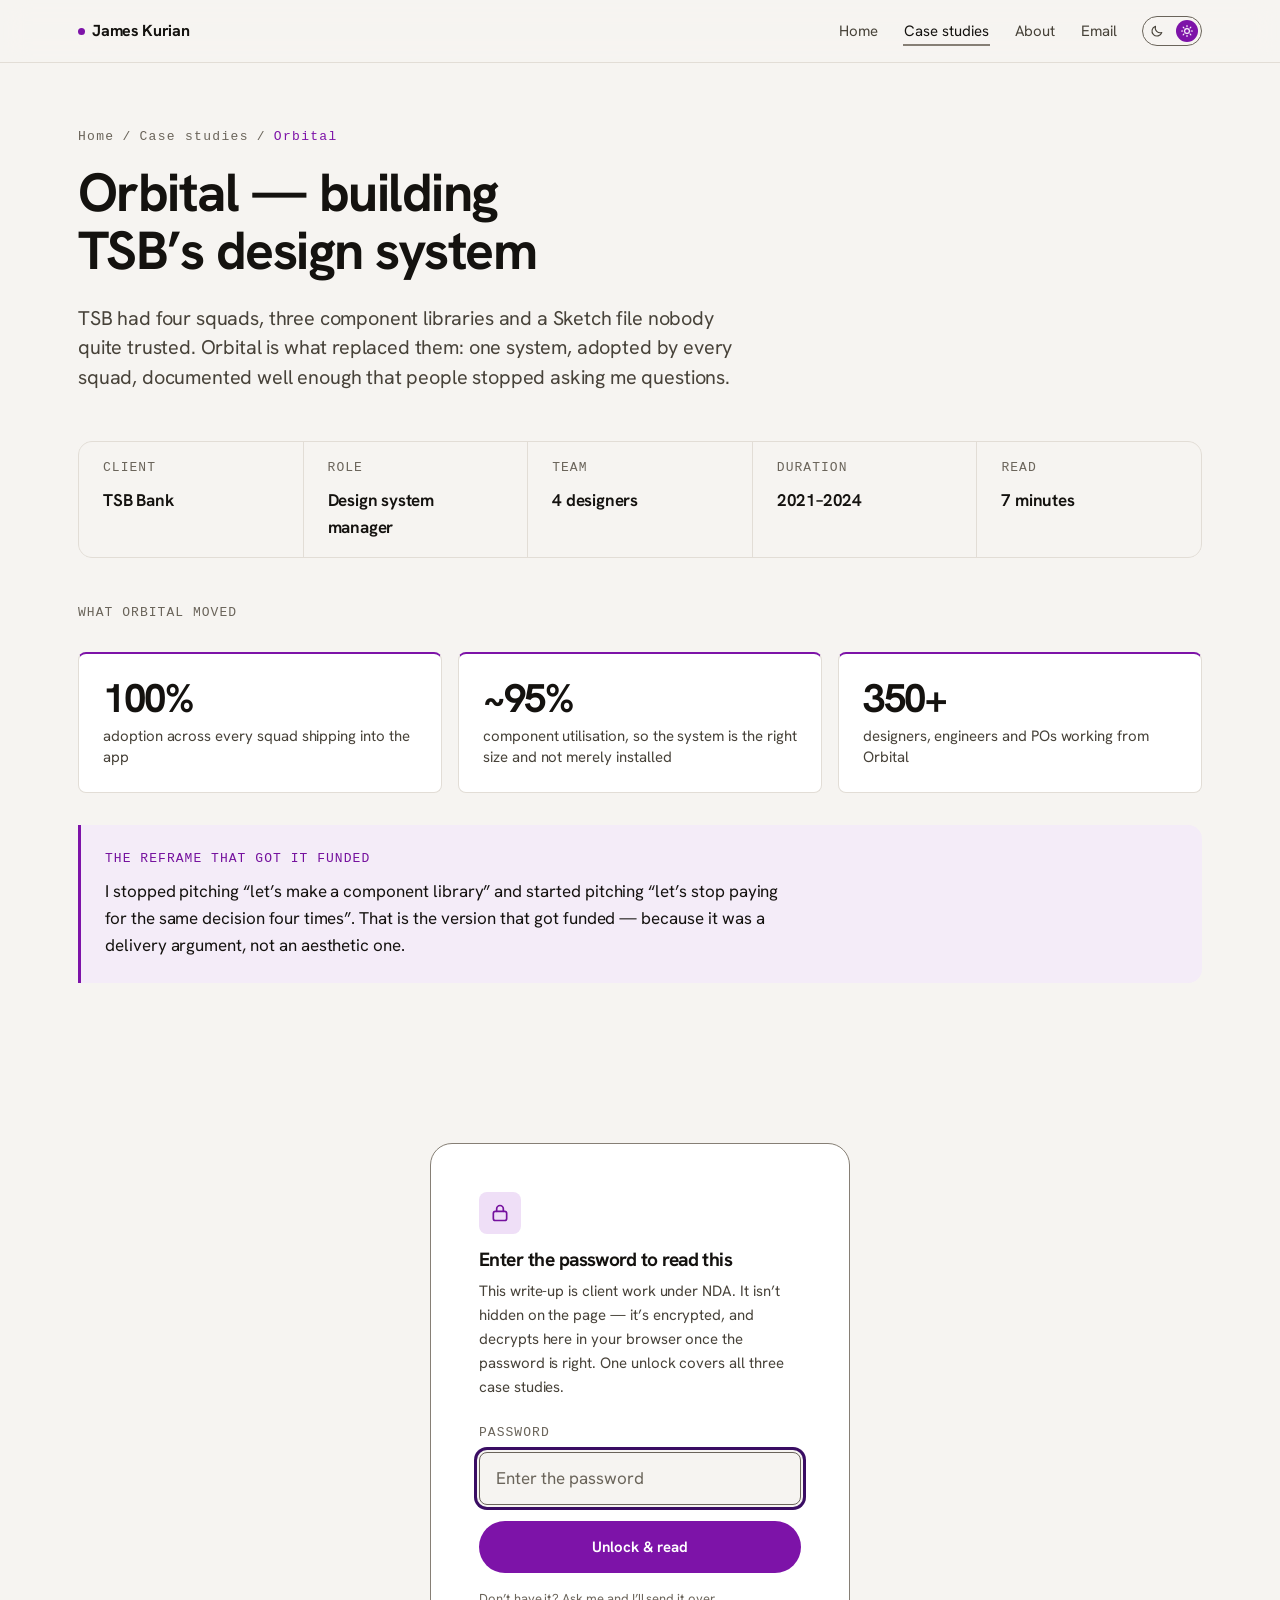
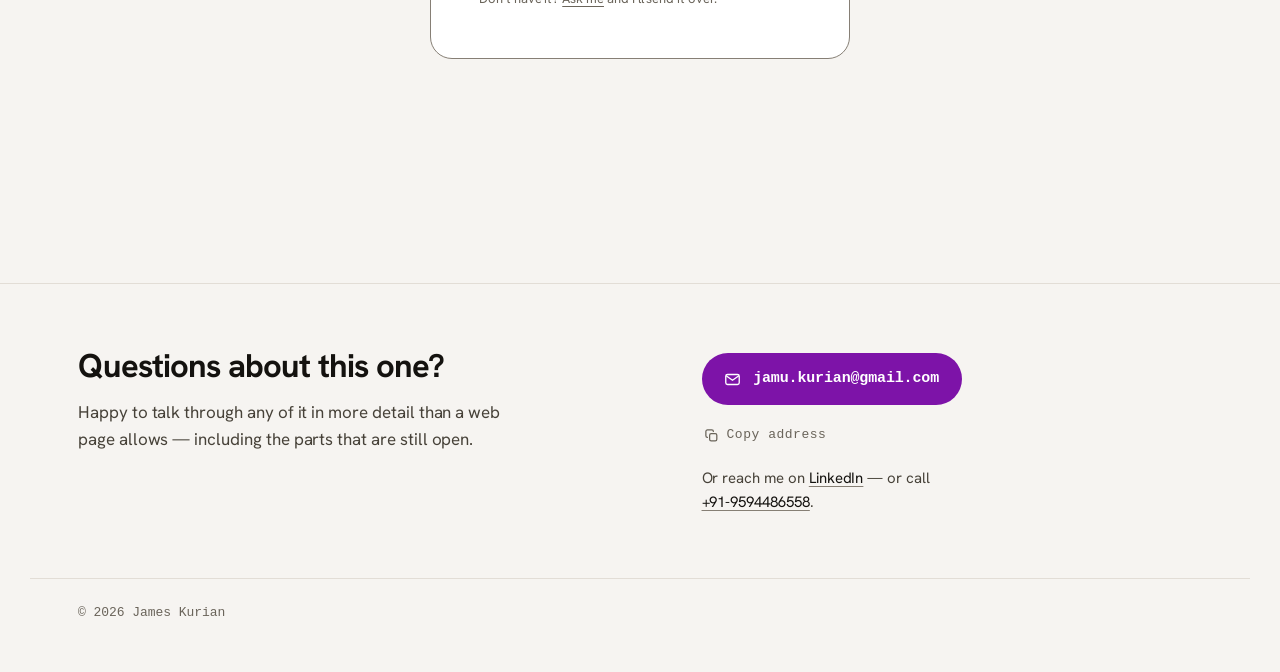
<file: case-orbital.html>
<!DOCTYPE html>
<html lang="en">
<head>
<meta charset="utf-8">
<meta name="viewport" content="width=device-width, initial-scale=1">
<title>Orbital — building TSB’s design system — James Kurian</title>
<meta name="description" content="TSB had four squads, three component libraries and a Sketch file nobody quite trusted. Orbital is what replaced them: one system, adopted by every squad, documented well enough tha">
<meta name="color-scheme" content="dark">
<meta name="theme-color" content="#181818">
<link rel="icon" href="data:image/svg+xml,%3Csvg xmlns='http://www.w3.org/2000/svg' viewBox='0 0 32 32'%3E%3Crect width='32' height='32' rx='7' fill='%23181818'/%3E%3Ccircle cx='16' cy='16' r='6' fill='%23cf44ff'/%3E%3C/svg%3E">
<link rel="preconnect" href="https://fonts.googleapis.com">
<link rel="preconnect" href="https://fonts.gstatic.com" crossorigin>
<link rel="stylesheet" href="https://fonts.googleapis.com/css2?family=Hanken+Grotesk:wght@400..800&amp;display=swap">
<script>
  /* Theme, chosen before first paint.

     Inline and blocking on purpose. Deferring this to script.js means
     the browser paints the default theme, then repaints — a white flash
     on every navigation for someone who picked dark. Six pages of static
     HTML share no shell to hoist it into, so it is duplicated knowingly.

     try/catch because localStorage *throws* rather than returning null
     when a browser is set to block storage; an exception here would
     leave the page unstyled-looking and stop the rest of <head>. */
  (function () {
    var pick = 'dark';
    try {
      var saved = localStorage.getItem('jk.theme');
      pick = (saved === 'light' || saved === 'dark') ? saved
        : window.matchMedia('(prefers-color-scheme: light)').matches
          ? 'light' : 'dark';
    } catch (e) {}
    document.documentElement.setAttribute('data-theme', pick);
  })();
</script>
<link rel="stylesheet" href="styles.css">
</head>
<body>

<a class="skip" href="#main">Skip to content</a>

<header class="masthead" data-masthead>
  <div class="shell masthead__inner">
    <a class="wordmark" href="index.html">
      <span class="wordmark__dot" aria-hidden="true"></span>
      James Kurian
    </a>
    <div class="masthead__end">
      <nav class="nav" aria-label="Primary">
        <a href="index.html">Home</a>
        <a href="work.html" aria-current="true">Case studies</a>
        <a href="about.html">About</a>
        <a href="mailto:jamu.kurian@gmail.com">Email</a>
      </nav>
      <button class="themer" type="button" role="switch" aria-checked="false"
              aria-label="Light mode" data-themer>
        <span class="themer__knob" aria-hidden="true"></span>
        <svg class="themer__icon themer__icon--moon" viewBox="0 0 24 24" fill="none"
             stroke="currentColor" stroke-width="1.9" stroke-linecap="round"
             stroke-linejoin="round" aria-hidden="true" focusable="false">
          <path d="M20.2 14.6A8.6 8.6 0 0 1 9.4 3.8a8.6 8.6 0 1 0 10.8 10.8Z"/>
        </svg>
        <svg class="themer__icon themer__icon--sun" viewBox="0 0 24 24" fill="none"
             stroke="currentColor" stroke-width="1.9" stroke-linecap="round"
             stroke-linejoin="round" aria-hidden="true" focusable="false">
          <circle cx="12" cy="12" r="4.1"/>
          <path d="M12 2.7v2.1M12 19.2v2.1M2.7 12h2.1M19.2 12h2.1M5.4 5.4l1.5 1.5M17.1 17.1l1.5 1.5M18.6 5.4l-1.5 1.5M6.9 17.1l-1.5 1.5"/>
        </svg>
      </button>
    </div>
  </div>
  <div class="readbar__track" role="progressbar" aria-label="Reading progress" aria-valuemin="0" aria-valuemax="100" aria-valuenow="0">
    <span class="readbar" data-readbar></span>
  </div>
</header>

<main id="main">

  <section class="shell cover">
    <nav class="crumbs" aria-label="Breadcrumb"><ol class="crumbs__list"><li class="crumbs__item"><a href="index.html">Home</a></li><li class="crumbs__item"><span class="crumbs__sep" aria-hidden="true">/</span><a href="work.html">Case studies</a></li><li class="crumbs__item"><span class="crumbs__sep" aria-hidden="true">/</span><span aria-current="page">Orbital</span></li></ol></nav>
    <h1 class="cover__title">Orbital — building TSB’s design system</h1>
    <p class="lead cover__lead">TSB had four squads, three component libraries and a Sketch file nobody quite trusted. Orbital is what replaced them: one system, adopted by every squad, documented well enough that people stopped asking me questions.</p>
    <div class="facts"><div class="facts__cell"><span class="facts__key">Client</span><span class="facts__val">TSB Bank</span></div><div class="facts__cell"><span class="facts__key">Role</span><span class="facts__val">Design system manager</span></div><div class="facts__cell"><span class="facts__key">Team</span><span class="facts__val">4 designers</span></div><div class="facts__cell"><span class="facts__key">Duration</span><span class="facts__val">2021–2024</span></div><div class="facts__cell"><span class="facts__key">Read</span><span class="facts__val">7 minutes</span></div></div>
  </section>

<section class="shell outcome" aria-labelledby="outcome-orbital"><h2 class="outcome__head" id="outcome-orbital">What Orbital moved</h2><div class="metrics metrics--public"><div class="metric"><span class="metric__val">100%</span><span class="metric__key">adoption across every squad shipping into the app</span></div><div class="metric"><span class="metric__val">~95%</span><span class="metric__key">component utilisation, so the system is the right size and not merely installed</span></div><div class="metric"><span class="metric__val">350+</span><span class="metric__key">designers, engineers and POs working from Orbital</span></div></div><aside class="note note--defend"><span class="note__key">The reframe that got it funded</span><p>I stopped pitching “let’s make a component library” and started pitching “let’s stop paying for the same decision four times”. That is the version that got funded — because it was a delivery argument, not an aesthetic one.</p></aside></section>

  <section class="shell shell--narrow gatepage" data-gate-page hidden>
    <div class="gate__card">
      <span class="gate__icon" aria-hidden="true">
        <svg width="20" height="20" viewBox="0 0 24 24" fill="none" stroke="currentColor" stroke-width="2" stroke-linecap="round" stroke-linejoin="round"><rect x="4" y="10" width="16" height="11" rx="2.5"/><path d="M8 10V7a4 4 0 0 1 8 0v3"/></svg>
      </span>
      <h2 class="gate__title">Enter the password to read this</h2>
      <p class="gate__note">
        This write-up is client work under NDA. It isn&rsquo;t hidden on the page &mdash;
        it&rsquo;s encrypted, and decrypts here in your browser once the password is
        right. One unlock covers all three case studies.
      </p>
      <form data-gate-form novalidate>
        <label class="field">
          <span class="field__label">Password</span>
          <input class="field__input" type="password" data-gate-input autocomplete="current-password" placeholder="Enter the password" aria-describedby="gate-err-orbital">
        </label>
        <p class="gate__error" id="gate-err-orbital" data-gate-error role="alert" hidden></p>
        <button class="btn btn--primary btn--block" type="submit" data-gate-submit>Unlock &amp; read</button>
      </form>
      <p class="gate__foot" data-gate-insecure hidden>
        Heads up: this page is open from a file rather than a web address, and
        browsers won&rsquo;t hand out their decryption API in that situation. Serve
        the folder over http &mdash; <code>python3 -m http.server</code> inside it &mdash;
        and this will work.
      </p>
      <p class="gate__foot">
        Don&rsquo;t have it? <a href="mailto:jamu.kurian@gmail.com">Ask me</a> and I&rsquo;ll send it over.
      </p>
    </div>
  </section>

  <div class="shell reading" data-locked-page="orbital" hidden>
    <div class="railhold">
      <aside class="rail" data-rail aria-label="On this page"></aside>
    </div>
    <article class="article" data-article></article>
    <nav class="pager" aria-label="Other case studies"><a class="pager__item pager__item--prev" href="case-nbs.html" rel="prev"><span class="pager__dir"><svg class="pager__arrow" width="17" height="17" viewBox="0 0 24 24" fill="none" stroke="currentColor" stroke-width="2" stroke-linecap="round" stroke-linejoin="round" aria-hidden="true"><path d="M19 12H5"/><path d="m12 19-7-7 7-7"/></svg>Previous</span><span class="pager__title">Redesigning internet banking for Nationwide</span><span class="pager__no">Case study 03</span></a><a class="pager__item pager__item--next" href="case-mcd.html" rel="next"><span class="pager__dir">Next<svg class="pager__arrow" width="17" height="17" viewBox="0 0 24 24" fill="none" stroke="currentColor" stroke-width="2" stroke-linecap="round" stroke-linejoin="round" aria-hidden="true"><path d="M5 12h14"/><path d="m12 5 7 7-7 7"/></svg></span><span class="pager__title">Depositing a cheque with a phone camera</span><span class="pager__no">Case study 02</span></a></nav>
  </div>

</main>

<footer class="footer">
  <div class="shell contact">
    <div class="contact__say">
      <h2 class="contact__head">Questions about this one?</h2>
      <p class="dim spaced">
        Happy to talk through any of it in more detail than a web page allows
        &mdash; including the parts that are still open.
      </p>
    </div>
    <div class="contact__do">
      <a class="btn btn--primary btn--mail" href="mailto:jamu.kurian@gmail.com">
        <svg class="btn__mail" width="17" height="17" viewBox="0 0 24 24" fill="none" stroke="currentColor" stroke-width="1.9" stroke-linecap="round" stroke-linejoin="round" aria-hidden="true"><rect x="2.5" y="5" width="19" height="14" rx="2.5"/><path d="m3.5 7 8.5 6 8.5-6"/></svg>jamu.kurian@gmail.com
      </a>
      <button class="copy" type="button" data-copy="jamu.kurian@gmail.com" hidden>
        <svg class="copy__icon" width="15" height="15" viewBox="0 0 24 24" fill="none" stroke="currentColor" stroke-width="2" stroke-linecap="round" stroke-linejoin="round" aria-hidden="true"><rect x="9" y="9" width="11.5" height="11.5" rx="2.5"/><path d="M15 5.5a2.5 2.5 0 0 0-2.5-2.5h-7A2.5 2.5 0 0 0 3 5.5v7A2.5 2.5 0 0 0 5.5 15"/></svg><span class="copy__label" data-copy-label aria-live="polite">Copy address</span>
      </button>
      <p class="contact__also">
        Or reach me on <a href="https://www.linkedin.com/in/james-kurian">LinkedIn</a> &mdash; or call
        <a class="contact__tel" href="tel:+919594486558">+91-9594486558</a>.
      </p>
    </div>
  </div>
  <div class="shell footer__base">
    <span>&copy; <span data-year>2026</span> James Kurian</span>
  </div>
</footer>

<script src="locked/payload.js"></script>
<script src="script.js"></script>
</body>
</html>
</file>
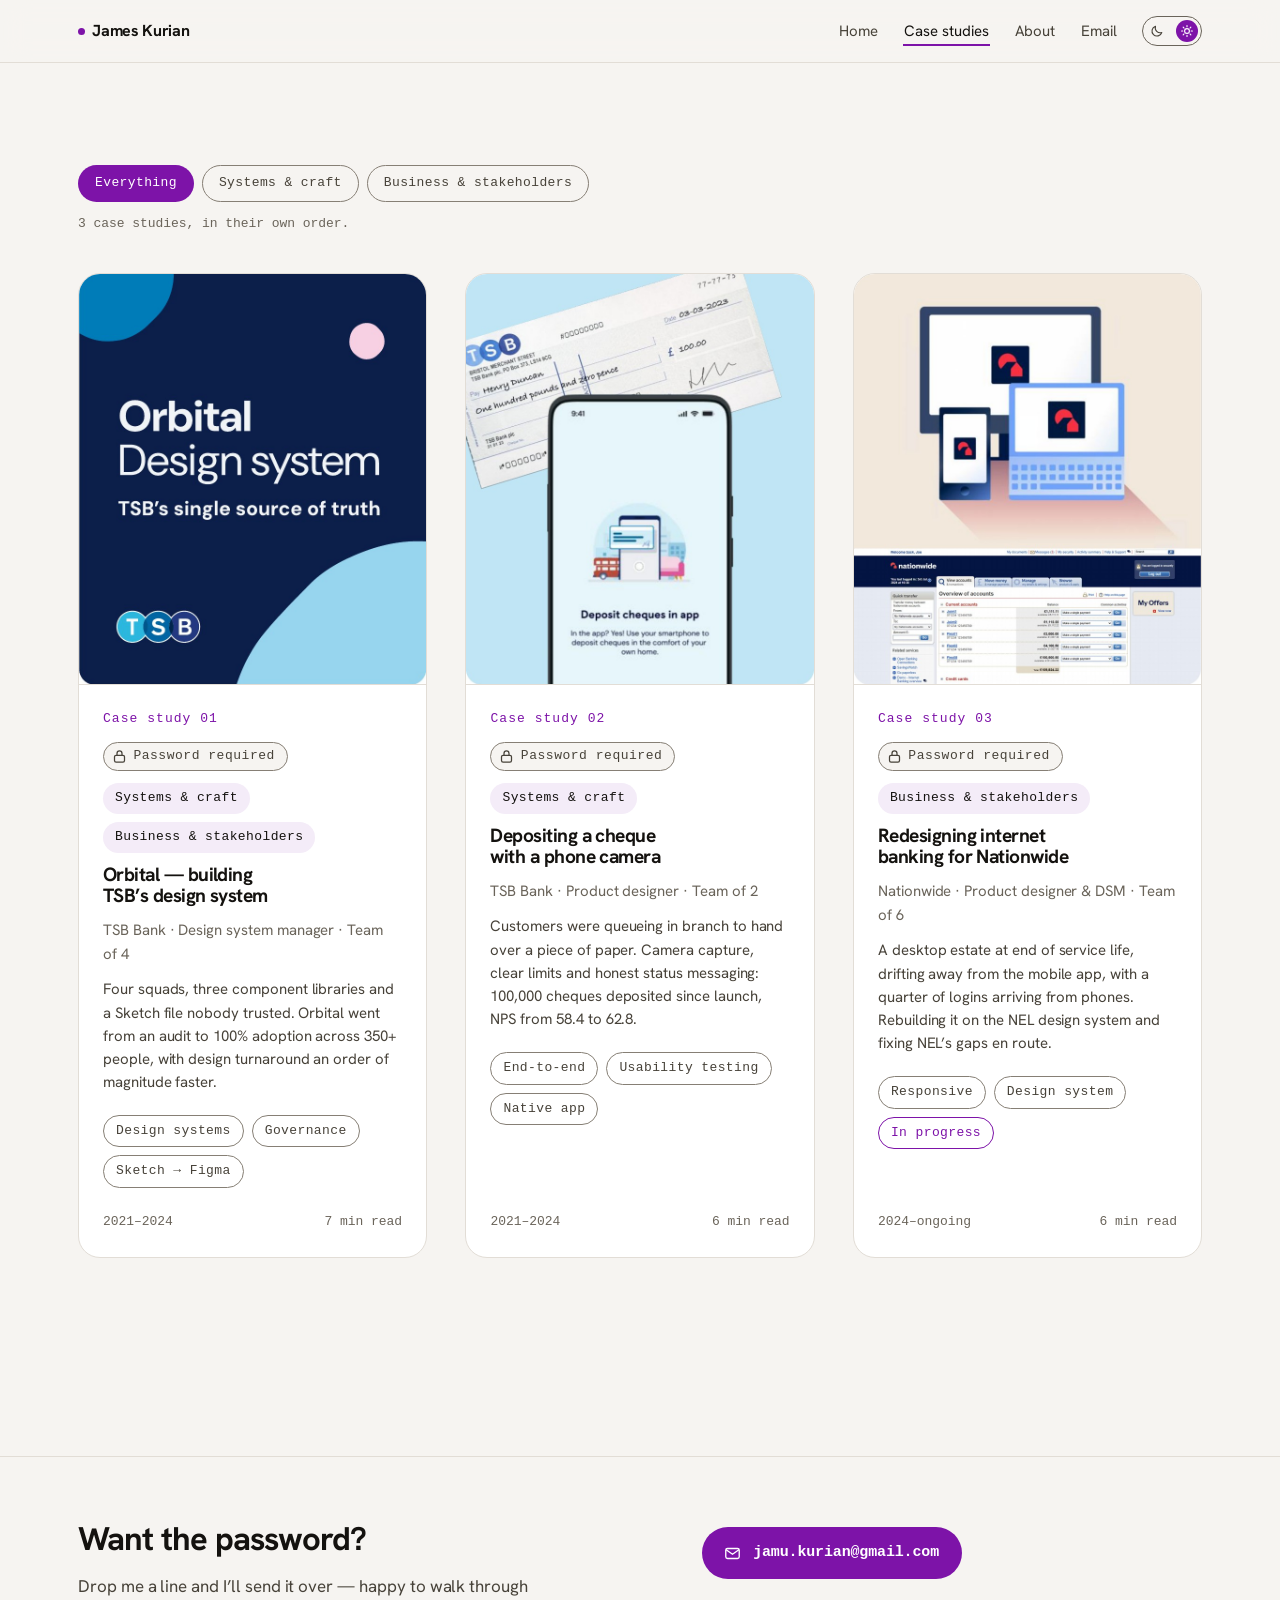
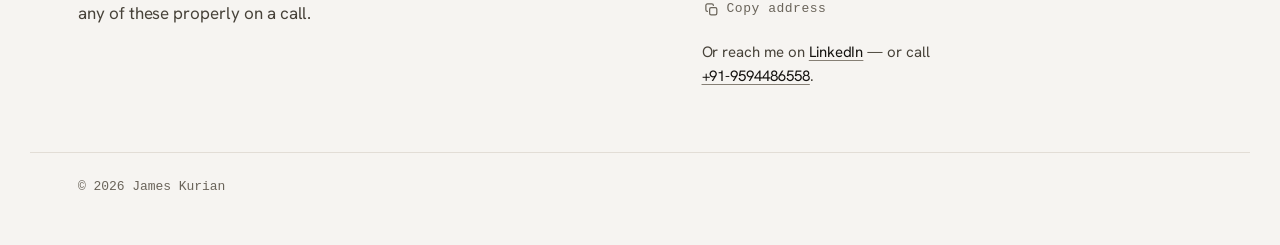
<file: work.html>
<!DOCTYPE html>
<html lang="en">
<head>
<meta charset="utf-8">
<meta name="viewport" content="width=device-width, initial-scale=1">
<title>Case studies — James Kurian</title>
<meta name="description" content="Three case studies from James Kurian: TSB's Orbital design system, mobile cheque deposit, and Nationwide's internet banking redesign.">
<meta name="color-scheme" content="dark">
<meta name="theme-color" content="#181818">
<link rel="icon" href="data:image/svg+xml,%3Csvg xmlns='http://www.w3.org/2000/svg' viewBox='0 0 32 32'%3E%3Crect width='32' height='32' rx='7' fill='%23181818'/%3E%3Ccircle cx='16' cy='16' r='6' fill='%23cf44ff'/%3E%3C/svg%3E">
<link rel="preconnect" href="https://fonts.googleapis.com">
<link rel="preconnect" href="https://fonts.gstatic.com" crossorigin>
<link rel="stylesheet" href="https://fonts.googleapis.com/css2?family=Hanken+Grotesk:wght@400..800&amp;display=swap">
<script>
  /* Theme, chosen before first paint.

     Inline and blocking on purpose. Deferring this to script.js means
     the browser paints the default theme, then repaints — a white flash
     on every navigation for someone who picked dark. Six pages of static
     HTML share no shell to hoist it into, so it is duplicated knowingly.

     try/catch because localStorage *throws* rather than returning null
     when a browser is set to block storage; an exception here would
     leave the page unstyled-looking and stop the rest of <head>. */
  (function () {
    var pick = 'dark';
    try {
      var saved = localStorage.getItem('jk.theme');
      pick = (saved === 'light' || saved === 'dark') ? saved
        : window.matchMedia('(prefers-color-scheme: light)').matches
          ? 'light' : 'dark';
    } catch (e) {}
    document.documentElement.setAttribute('data-theme', pick);
  })();
</script>
<link rel="stylesheet" href="styles.css">
</head>
<body>

<a class="skip" href="#main">Skip to content</a>

<header class="masthead" data-masthead>
  <div class="shell masthead__inner">
    <a class="wordmark" href="index.html">
      <span class="wordmark__dot" aria-hidden="true"></span>
      James Kurian
    </a>
    <div class="masthead__end">
      <nav class="nav" aria-label="Primary">
        <a href="index.html">Home</a>
        <a href="work.html" aria-current="page">Case studies</a>
        <a href="about.html">About</a>
        <a href="mailto:jamu.kurian@gmail.com">Email</a>
      </nav>
      <button class="themer" type="button" role="switch" aria-checked="false"
              aria-label="Light mode" data-themer>
        <span class="themer__knob" aria-hidden="true"></span>
        <svg class="themer__icon themer__icon--moon" viewBox="0 0 24 24" fill="none"
             stroke="currentColor" stroke-width="1.9" stroke-linecap="round"
             stroke-linejoin="round" aria-hidden="true" focusable="false">
          <path d="M20.2 14.6A8.6 8.6 0 0 1 9.4 3.8a8.6 8.6 0 1 0 10.8 10.8Z"/>
        </svg>
        <svg class="themer__icon themer__icon--sun" viewBox="0 0 24 24" fill="none"
             stroke="currentColor" stroke-width="1.9" stroke-linecap="round"
             stroke-linejoin="round" aria-hidden="true" focusable="false">
          <circle cx="12" cy="12" r="4.1"/>
          <path d="M12 2.7v2.1M12 19.2v2.1M2.7 12h2.1M19.2 12h2.1M5.4 5.4l1.5 1.5M17.1 17.1l1.5 1.5M18.6 5.4l-1.5 1.5M6.9 17.1l-1.5 1.5"/>
        </svg>
      </button>
    </div>
  </div>
</header>

<main id="main">

  <!-- This page opens straight on the work: no eyebrow, no headline, no
       preamble. The heading is still here for anyone arriving by screen
       reader, search engine, or the browser's own outline, where a page
       with no h1 is a page with no name — .vh takes it off the screen
       without taking it out of the document.

       The "why the padlocks" explanation that used to sit here is gone
       rather than relocated: it said the same thing the gate card says at
       the moment it actually matters, and every card already carries a
       "Password required" pill. -->
  <h1 class="vh">Case studies</h1>

  <section class="shell band band--opening" data-reveal>

    <!-- The filter.

         It ships `hidden` and script.js reveals it, for the same reason the
         copy button does: a control that does nothing without JavaScript
         should not be on the page when there is no JavaScript. Hiding the
         cards is the scripted step, so with the script absent all three
         are visible and there is nothing to filter — which is the correct
         page, not a degraded one.

         Buttons with aria-pressed rather than a tablist. These are not
         tabs: there is one panel, not three, and no arrow-key navigation
         to promise. aria-pressed on a plain button says exactly what is
         true — this toggle is currently on — and needs no roving
         tabindex to keep honest. -->
    <div class="filter" data-filter hidden>
      <h2 class="vh" id="filter-head">Filter by the kind of work</h2>
      <div class="filter__row" role="group" aria-labelledby="filter-head">
        <button class="filter__pill" type="button" data-filter-btn data-cat="all" aria-pressed="true">
          Everything
        </button>
        <button class="filter__pill" type="button" data-filter-btn data-cat="craft" aria-pressed="false">
          Systems &amp; craft
        </button>
        <button class="filter__pill" type="button" data-filter-btn data-cat="business" aria-pressed="false">
          Business &amp; stakeholders
        </button>
      </div>
      <!-- Cards changing places is a visual event and nothing else, so the
           new order is said out loud. role="status" is the live region; the
           text is also on screen, because a sighted keyboard user pressing
           a filter deserves the same confirmation. Nothing is ever removed
           here — the sentence reports how many rose to the top and how many
           are still below, which is the part a reorder can't show anyone
           who isn't looking at the grid. -->
      <p class="filter__count" data-filter-count role="status">
        Three case studies, in their own order.
      </p>
    </div>

    <div class="cases" data-cases>

      <article class="case" data-locked="true" data-cats="craft business">
        <figure class="case__figure">
          <img src="assets/thumb-orbital.jpg" alt="Orbital design system" width="740" height="876">
        </figure>
        <div class="case__body">
          <div class="case__meta">
            <p class="case__no">Case study 01</p>
            <span class="case__lock"><svg class="case__lockicon" viewBox="0 0 24 24" fill="none" stroke="currentColor" stroke-width="2" stroke-linecap="round" stroke-linejoin="round" aria-hidden="true" focusable="false"><rect x="4" y="10" width="16" height="11" rx="2.5"/><path d="M8 10V7a4 4 0 0 1 8 0v3"/></svg>Password required</span>
          </div>
          <!-- The pills repeat what data-cats says, deliberately. The
               attribute is what the filter reads; the pills are what tell
               a reader why this card survived the filter they just
               pressed. Keeping them adjacent in the markup is what stops
               one drifting from the other. -->
          <p class="case__cats">
            <span class="pill">Systems &amp; craft</span>
            <span class="pill">Business &amp; stakeholders</span>
          </p>
          <h2 class="case__title">
            <a class="case__link" href="case-orbital.html" data-lock-link data-lock-title="Orbital — TSB's design system">Orbital &mdash; building TSB&rsquo;s design system</a>
          </h2>
          <p class="case__client">TSB Bank &middot; Design system manager &middot; Team of 4</p>
          <p class="case__blurb">
            Four squads, three component libraries and a Sketch file nobody
            trusted. Orbital went from an audit to 100% adoption across
            350+ people, with design turnaround an order of magnitude faster.
          </p>
          <div class="taglist taglist--tight">
            <span class="tag">Design systems</span>
            <span class="tag">Governance</span>
            <span class="tag">Sketch &rarr; Figma</span>
          </div>
          <p class="case__foot"><span>2021&ndash;2024</span><span>7 min read</span></p>
        </div>
      </article>

      <article class="case" data-locked="true" data-cats="craft">
        <figure class="case__figure">
          <img src="assets/thumb-mcd.jpg" alt="Mobile cheque deposit" width="740" height="876">
        </figure>
        <div class="case__body">
          <div class="case__meta">
            <p class="case__no">Case study 02</p>
            <span class="case__lock"><svg class="case__lockicon" viewBox="0 0 24 24" fill="none" stroke="currentColor" stroke-width="2" stroke-linecap="round" stroke-linejoin="round" aria-hidden="true" focusable="false"><rect x="4" y="10" width="16" height="11" rx="2.5"/><path d="M8 10V7a4 4 0 0 1 8 0v3"/></svg>Password required</span>
          </div>
          <p class="case__cats">
            <span class="pill">Systems &amp; craft</span>
          </p>
          <h2 class="case__title">
            <a class="case__link" href="case-mcd.html" data-lock-link data-lock-title="Mobile cheque deposit">Depositing a cheque with a phone camera</a>
          </h2>
          <p class="case__client">TSB Bank &middot; Product designer &middot; Team of 2</p>
          <p class="case__blurb">
            Customers were queueing in branch to hand over a piece of paper.
            Camera capture, clear limits and honest status messaging: 100,000
            cheques deposited since launch, NPS from 58.4 to 62.8.
          </p>
          <div class="taglist taglist--tight">
            <span class="tag">End-to-end</span>
            <span class="tag">Usability testing</span>
            <span class="tag">Native app</span>
          </div>
          <p class="case__foot"><span>2021&ndash;2024</span><span>6 min read</span></p>
        </div>
      </article>

      <article class="case" data-locked="true" data-cats="business">
        <figure class="case__figure">
          <img src="assets/thumb-nbs.jpg" alt="Nationwide internet banking" width="740" height="876">
        </figure>
        <div class="case__body">
          <div class="case__meta">
            <p class="case__no">Case study 03</p>
            <span class="case__lock"><svg class="case__lockicon" viewBox="0 0 24 24" fill="none" stroke="currentColor" stroke-width="2" stroke-linecap="round" stroke-linejoin="round" aria-hidden="true" focusable="false"><rect x="4" y="10" width="16" height="11" rx="2.5"/><path d="M8 10V7a4 4 0 0 1 8 0v3"/></svg>Password required</span>
          </div>
          <p class="case__cats">
            <span class="pill">Business &amp; stakeholders</span>
          </p>
          <h2 class="case__title">
            <a class="case__link" href="case-nbs.html" data-lock-link data-lock-title="Nationwide internet banking redesign">Redesigning internet banking for Nationwide</a>
          </h2>
          <p class="case__client">Nationwide &middot; Product designer &amp; DSM &middot; Team of 6</p>
          <p class="case__blurb">
            A desktop estate at end of service life, drifting away from the
            mobile app, with a quarter of logins arriving from phones. Rebuilding
            it on the NEL design system and fixing NEL&rsquo;s gaps en route.
          </p>
          <div class="taglist taglist--tight">
            <span class="tag">Responsive</span>
            <span class="tag">Design system</span>
            <span class="tag tag--on">In progress</span>
          </div>
          <p class="case__foot"><span>2024&ndash;ongoing</span><span>6 min read</span></p>
        </div>
      </article>

    </div>
  </section>

</main>

<footer class="footer">
  <div class="shell contact">
    <div class="contact__say">
      <h2 class="contact__head">Want the password?</h2>
      <p class="dim spaced">
        Drop me a line and I&rsquo;ll send it over &mdash; happy to walk through any of
        these properly on a call.
      </p>
    </div>
    <div class="contact__do">
      <a class="btn btn--primary btn--mail" href="mailto:jamu.kurian@gmail.com">
        <svg class="btn__mail" width="17" height="17" viewBox="0 0 24 24" fill="none" stroke="currentColor" stroke-width="1.9" stroke-linecap="round" stroke-linejoin="round" aria-hidden="true"><rect x="2.5" y="5" width="19" height="14" rx="2.5"/><path d="m3.5 7 8.5 6 8.5-6"/></svg>jamu.kurian@gmail.com
      </a>
      <button class="copy" type="button" data-copy="jamu.kurian@gmail.com" hidden>
        <svg class="copy__icon" width="15" height="15" viewBox="0 0 24 24" fill="none" stroke="currentColor" stroke-width="2" stroke-linecap="round" stroke-linejoin="round" aria-hidden="true"><rect x="9" y="9" width="11.5" height="11.5" rx="2.5"/><path d="M15 5.5a2.5 2.5 0 0 0-2.5-2.5h-7A2.5 2.5 0 0 0 3 5.5v7A2.5 2.5 0 0 0 5.5 15"/></svg><span class="copy__label" data-copy-label aria-live="polite">Copy address</span>
      </button>
      <p class="contact__also">
        Or reach me on <a href="https://www.linkedin.com/in/james-kurian">LinkedIn</a> &mdash; or call
        <a class="contact__tel" href="tel:+919594486558">+91-9594486558</a>.
      </p>
    </div>
  </div>
  <div class="shell footer__base">
    <span>&copy; <span data-year>2026</span> James Kurian</span>
  </div>
</footer>

<div class="gate" data-gate-modal hidden role="dialog" aria-modal="true" aria-labelledby="gate-title">
  <div class="gate__card">
    <span class="gate__icon" aria-hidden="true">
      <svg width="20" height="20" viewBox="0 0 24 24" fill="none" stroke="currentColor" stroke-width="2" stroke-linecap="round" stroke-linejoin="round"><rect x="4" y="10" width="16" height="11" rx="2.5"/><path d="M8 10V7a4 4 0 0 1 8 0v3"/></svg>
    </span>
    <h2 class="gate__title" id="gate-title">This case study is protected</h2>
    <p class="gate__note">
      You&rsquo;re opening <strong data-gate-target>this case study</strong>. It&rsquo;s
      client work under NDA, so the write-up is encrypted rather than merely
      hidden &mdash; it decrypts in your browser once the password is right. One
      unlock covers all three.
    </p>
    <form data-gate-form novalidate>
      <label class="field">
        <span class="field__label">Password</span>
        <input class="field__input" id="gate-pw" type="password" data-gate-input autocomplete="current-password" placeholder="Enter the password" aria-describedby="gate-err">
      </label>
      <p class="gate__error" id="gate-err" data-gate-error role="alert" hidden></p>
      <button class="btn btn--primary btn--block" type="submit" data-gate-submit>Unlock case studies</button>
    </form>
    <p class="gate__foot" data-gate-insecure hidden>
      Heads up: this page is open from a file rather than a web address, and
      browsers won&rsquo;t hand out their decryption API in that situation. Serve
      the folder over http and it&rsquo;ll work.
    </p>
    <button class="gate__dismiss" type="button" data-gate-dismiss>Not now &mdash; take me back</button>
  </div>
</div>

<script src="locked/payload.js"></script>
<script src="script.js"></script>
</body>
</html>
</file>
<file: styles.css>
/* ============================================================
   James Kurian — portfolio
   One stylesheet. No build step. No framework.

   Palette is lifted from James's own Figma export rather than
   invented: the page surface is #181818, sampled as the dominant
   background across 135 corner samples of his 27 exported plates,
   and the accent is #cf44ff, sampled consistently across three
   separate text runs. Matching the surface exactly means his
   artwork lands on the page with no visible seam.

   Contrast is not eyeballed. audit/contrast.py parses the tokens
   out of this file and computes WCAG ratios, so the numbers in
   these comments are measured, not asserted.
   ============================================================ */

/* == 00 Reset =============================================== */

*, *::before, *::after { box-sizing: border-box; }

* { margin: 0; }

html {
  -webkit-text-size-adjust: 100%;
  scroll-behavior: smooth;
}

@media (prefers-reduced-motion: reduce) {
  html { scroll-behavior: auto; }
  *, *::before, *::after {
    animation-duration: 0.001ms !important;
    animation-iteration-count: 1 !important;
    transition-duration: 0.001ms !important;
    /* The delays matter as much as the durations. The hero headline arrives
       on a 40/130/220ms stagger with animation-fill-mode: both, so killing
       only the duration leaves the third line held at its `from` state —
       invisible — for 220ms before snapping in. Zeroing the delay is what
       turns the stagger into "already there". */
    animation-delay: 0.001ms !important;
    transition-delay: 0.001ms !important;
  }
}

img, svg, video { display: block; max-width: 100%; height: auto; }

button, input, select, textarea { font: inherit; color: inherit; }

ul, ol { padding: 0; list-style: none; }

/* == 01 Tokens =============================================== */

:root {
  /* -- Surfaces. Four steps, each one a real decision:
        void is the page and matches the artwork exactly;
        panel is a raised card; panel-2 is its hover state;
        wash is a violet-tinted tint for accented blocks. */
  --void:     #181818;
  --panel:    #202020;
  --panel-2:  #292929;
  --wash:     #23172b;

  /* -- Lines. Hairlines are for grouping, strong for edges
        that carry meaning. Non-text, so they answer to 3:1
        only where they convey information — and --line-strong
        is drawn on things that do: the nav's current-page
        underline, the rail's scrollbar thumb, the locked pill.
        It sat at #454545 (1.85:1 on the page, 1.52:1 on a card),
        which is below the 3:1 floor for a state indicator; the
        light theme was designed to that floor and the dark one
        had never been measured against it. #727272 is the
        darkest grey that clears 3:1 on all three dark surfaces
        — 3.69 on void, 3.39 on panel, 3.02 on panel-2. */
  --line:        #303030;
  --line-strong: #727272;

  /* -- Ink. Measured on --void: 18.3:1, 9.2:1, 5.7:1.
        All three clear 4.5:1, so any of them can set body copy;
        the scale is about hierarchy, not about what is legal. */
  --ink:   #ffffff;
  --ink-2: #b8b8b8;
  --ink-3: #8f8f8f;

  /* -- Accent. James's violet. 5.01:1 on --void, which means it
        can set small text there, not merely decorate. On --panel
        it drops to 4.45:1 and narrowly fails, so --signal-lift
        exists for small violet text on raised surfaces (5.7:1).
        White on a violet fill is only 3.7:1 — violet fills take
        dark text, which is why --on-signal is near-black. */
  --signal:      #cf44ff;
  --signal-lift: #d966ff;
  --signal-deep: #3b1049;
  --on-signal:   #181818;

  /* -- Hi-vis. Outer focus stroke only. 12.8:1 on --void.
        Never used for text: it fails on any light surface. */
  --hivis: #ffd400;

  /* -- Light surfaces. Six of James's plates are light artwork
        (#f2e8de, #e3ecfd, #fdfdfd). They need a frame to read as
        intentional on a dark page rather than as a blowout. */
  --paper:     #f4f1ee;
  --on-paper:  #181818;
  --on-paper-soft: #636363;  /* 5.34:1 on paper; captions on light plates */

  /* -- Type. One webfont. Avenir Next leads the fallback stack
        because it is geometric with a tall x-height, so a CDN
        failure degrades to something close rather than to
        Helvetica. Mono is system-only: no second request. */
  --font-sans: 'Hanken Grotesk', 'Avenir Next', 'Segoe UI Variable Display',
               -apple-system, BlinkMacSystemFont, 'Segoe UI', Roboto,
               'Helvetica Neue', Arial, sans-serif;
  --font-mono: ui-monospace, SFMono-Regular, 'SF Mono', Menlo, Consolas,
               'Liberation Mono', monospace;

  --t-hero:  clamp(2.65rem, 7.2vw, 5.6rem);
  --t-h1:    clamp(2.05rem, 4.6vw, 3.35rem);
  --t-h2:    clamp(1.5rem, 2.6vw, 2.05rem);
  --t-h3:    clamp(1.08rem, 1.5vw, 1.24rem);
  --t-lead:  clamp(1.08rem, 1.55vw, 1.3rem);
  --t-body:  1.0625rem;
  --t-small: 0.9375rem;
  --t-micro: 0.8125rem;

  /* -- Space. A 4px-rooted scale; the jumps get bigger as they
        go up so that section rhythm is obvious at a glance. */
  --s-1: 0.25rem;
  --s-2: 0.5rem;
  --s-3: 0.75rem;
  --s-4: 1rem;
  --s-5: 1.5rem;
  --s-6: 2rem;
  --s-7: 3rem;
  --s-8: 4rem;
  --s-9: 6rem;
  --s-10: 8rem;

  --r-1: 4px;
  --r-2: 8px;
  --r-3: 14px;
  --r-4: 22px;
  --r-pill: 999px;

  --max: 1220px;
  --measure: 68ch;
  --gutter: clamp(1.25rem, 4vw, 3rem);

  /* Masthead height. Published here as a starting value and then
     overwritten by script.js with the real measured height: the
     masthead wraps at narrow widths, so any hardcoded number is
     wrong on phones by about 9px, which would drift both the
     reading bar's 100% point and every anchor's landing offset. */
  --chrome: 64px;

  --ease: cubic-bezier(0.2, 0.7, 0.2, 1);

  color-scheme: dark;
}

/* == 01b Light theme ========================================= */

/* The dark palette above was sampled from James's own export, so it
   had a source of truth. This one is invented, which is exactly the
   situation where a palette ends up "looking about right" and quietly
   failing at 4.1:1 — so every pair it renders was computed first, in
   audit/light_palette.py, and contrast.py now re-derives them from the
   live DOM on both themes. The numbers in these comments are measured.

   Two things genuinely invert rather than merely lighten, and they are
   the interesting part of the theme:

   Elevation flips. On the dark page a raised card is *lighter* than
   the surface; here it has to be lighter still than an already light
   page, so --panel becomes pure white and --panel-2, the hover step,
   goes slightly darker instead of lighter. Raised means "further from
   the page", not "brighter".

   --signal-lift stops lifting. It exists because violet small text
   loses contrast on a raised surface — true when raised meant lighter.
   Now that a card is white, violet gains contrast there, so the lift
   is a very slight *darkening* (9.01:1 on --panel). The token keeps
   its name because its job is unchanged: it is the violet that is safe
   for small text on a card. */

[data-theme="light"] {
  color-scheme: light;

  --void:     #f6f4f1;
  --panel:    #ffffff;
  --panel-2:  #f0ece6;
  --wash:     #f4ecf8;

  --line:        #e2ddd6;
  /* 3.60:1 on the page, 3.96:1 on a card. Darker than it looks like it
     needs to be, because 1.4.11 measures it against white. */
  --line-strong: #867f75;

  /* 17.03:1, 9.08:1, 5.34:1 on --void — the same three-step hierarchy
     as the dark theme, and all three still clear 4.5:1 on all four
     surfaces, so any of them can set body copy here too. */
  --ink:   #14120f;
  --ink-2: #474239;
  --ink-3: #6a645a;

  /* James's violet, darkened until it can carry small text on paper:
     7.56:1 on --void. White on this fill is 8.30:1, so --on-signal
     inverts to white — the dark theme needed near-black there. */
  --signal:      #7d13a8;
  --signal-lift: #75119e;
  --signal-deep: #efdff7;
  --on-signal:   #ffffff;

  /* The outer focus stroke has to go dark. #ffd400 is 1.6:1 on white:
     on a light page a yellow ring is decoration, not an indicator.
     The two-tone ring generalises without changing shape, because its
     inner stroke is --void — on a violet fill the light inner stroke
     carries it at 7.56:1, on every pale surface the dark outer one
     does at 12.6:1 or better. Neither theme needs a special case. */
  --hivis: #3a0d63;

  /* Light plates are no longer the exception, so their mount becomes
     white — a shade off the page rather than a panel against it. */
  --paper:     #ffffff;
  --on-paper:  #14120f;
  --on-paper-soft: #6a645a;   /* 5.86:1 on white */
}

/* James's seven client logos are single-colour PNGs — pure white ink
   (measured: mean RGB 255,255,255 across 10k–24k opaque pixels each)
   with transparency. On a light page they would be invisible: not
   faint, gone. brightness(0) drives the ink to black and leaves the
   alpha channel alone, so they become the black silhouettes the same
   artwork would have been drawn as for print. */
[data-theme="light"] .logos__item img { filter: brightness(0); }

/* On the dark theme a hairline round a flush plate would invent an
   edge the artwork does not have, so flush plates share the page
   colour exactly. Here the artwork is dark and the page is not, so the
   image delimits itself and the hairline is what would look wrong. */
[data-theme="light"] .plate--flush img { border-color: transparent; }

/* The reverse problem: a light plate on a light page has no edge of
   its own, so the mount that used to stop it reading as a blowout now
   has to stop it dissolving. Same declaration, opposite reason. */
[data-theme="light"] .plate--light {
  border-color: var(--line);
  box-shadow: 0 1px 2px rgb(20 18 15 / 0.06), 0 8px 24px rgb(20 18 15 / 0.05);
}

/* == 02 Base ================================================= */

body {
  background: var(--void);
  color: var(--ink);
  font-family: var(--font-sans);
  font-size: var(--t-body);
  line-height: 1.6;
  font-weight: 400;
  letter-spacing: -0.003em;
  -webkit-font-smoothing: antialiased;
  text-rendering: optimizeLegibility;
  overflow-x: hidden;
}

h1, h2, h3, h4 {
  font-weight: 700;
  line-height: 1.08;
  letter-spacing: -0.028em;
  text-wrap: balance;
}

h1 { font-size: var(--t-h1); }
h2 { font-size: var(--t-h2); }
h3 { font-size: var(--t-h3); letter-spacing: -0.014em; line-height: 1.25; }

p { text-wrap: pretty; }

a { color: inherit; text-decoration-thickness: 1px; text-underline-offset: 3px; }

strong { font-weight: 650; color: var(--ink); }

::selection { background: var(--signal); color: var(--on-signal); }

/* The hidden attribute, made to mean what it says.

   Browsers hide [hidden] from their own stylesheet, and any author rule that
   sets `display` beats it outright — origin, not specificity, so no amount of
   class juggling helps. This site hides five things by attribute and two of
   them had already lost the argument silently: .copy is display:inline-flex,
   so the copy-address button was on screen in the insecure contexts where the
   clipboard API does not exist and the button cannot work; .reading is
   display:grid, so a locked case study rendered the empty article wrapper and
   its padding under the password box. Both looked fine, because what leaks
   through is an empty container in one case and a button that does nothing in
   the other — the two failures nobody notices by looking.

   !important is correct here rather than lazy: this rule exists precisely to
   outrank component display declarations, and a component that needs to lay
   itself out while hidden does not exist. It replaces the two per-element
   rules that were patching this one symptom at a time. */
[hidden] { display: none !important; }

.skip {
  position: absolute;
  left: var(--s-4);
  top: -100%;
  z-index: 60;
  padding: var(--s-3) var(--s-4);
  background: var(--signal);
  color: var(--on-signal);
  font-weight: 650;
  border-radius: var(--r-2);
  transition: top 140ms var(--ease);
}
.skip:focus-visible { top: var(--s-4); }

.vh {
  position: absolute;
  width: 1px; height: 1px;
  margin: -1px; padding: 0;
  overflow: hidden;
  clip-path: inset(50%);
  white-space: nowrap;
  border: 0;
}

/* == 03 Focus ring — the signature ========================== */
/* Two strokes, always, and the order matters on a dark site.
   The near-black inner stroke carries 3:1 against any light
   element surface — a white button, one of the light plates.
   The hi-vis outer stroke carries 12.8:1 against the dark page.
   One of the two is always doing the work, which is what makes
   hi-vis yellow safe here when it would fail on its own. */

:where(a, button, [tabindex], summary, input):focus-visible {
  outline: none;
  box-shadow: 0 0 0 2px var(--void), 0 0 0 5px var(--hivis);
  border-radius: var(--r-1);
  position: relative;
  z-index: 3;
}

.ring-demo {
  box-shadow: 0 0 0 2px var(--void), 0 0 0 5px var(--hivis);
  position: relative;
  z-index: 2;
}

/* == 04 Layout primitives =================================== */

.shell {
  width: 100%;
  max-width: var(--max);
  margin-inline: auto;
  padding-inline: var(--gutter);
}

.shell--narrow { max-width: 900px; }

.band { padding-block: clamp(3.5rem, 8vw, var(--s-10)); }
.band--tight { padding-block: clamp(2.5rem, 5vw, var(--s-8)); }
.band + .band { padding-top: 0; }
/* For a band that is the first thing on a page rather than the next thing
   down it. work.html now opens on the case grid with no hero above it, and
   a band's ordinary padding is sized to separate it from what came before
   — with nothing before it, that reads as the cards being jammed under the
   masthead. This is .hero's own top padding, so the grid starts exactly
   where the old eyebrow did. */
.band--opening { padding-top: clamp(3rem, 8vw, 6.5rem); }

.rule { border: 0; border-top: 1px solid var(--line); }

.stack > * + * { margin-top: var(--s-4); }
.stack--loose > * + * { margin-top: var(--s-6); }

.measure { max-width: var(--measure); }

/* Named one-off spacing, so no HTML file carries a style
   attribute. audit/check.py fails the build if one appears:
   the moment styling lives in two places it drifts. */
.spaced    { margin-top: var(--s-4); }
.spaced-lg { margin-top: var(--s-5); }
.lead--gap { margin-bottom: var(--s-7); }

/* == 05 Type utilities ====================================== */

.eyebrow {
  font-family: var(--font-mono);
  font-size: var(--t-micro);
  letter-spacing: 0.1em;
  text-transform: uppercase;
  color: var(--ink-3);
  display: flex;
  align-items: center;
  gap: var(--s-3);
  margin-bottom: var(--s-5);
}
.eyebrow::after {
  content: "";
  flex: 1;
  height: 1px;
  background: var(--line);
}

.lead {
  font-size: var(--t-lead);
  line-height: 1.5;
  color: var(--ink-2);
  letter-spacing: -0.008em;
}

.mono {
  font-family: var(--font-mono);
  font-size: var(--t-micro);
  letter-spacing: 0.04em;
}

.dim { color: var(--ink-2); }
.dimmer { color: var(--ink-3); }
.accent { color: var(--signal); }

.tag {
  display: inline-flex;
  align-items: center;
  gap: var(--s-2);
  padding: 5px var(--s-3);
  border: 1px solid var(--line-strong);
  border-radius: var(--r-pill);
  font-family: var(--font-mono);
  font-size: var(--t-micro);
  letter-spacing: 0.03em;
  color: var(--ink-2);
  white-space: nowrap;
}
.tag--on { border-color: var(--signal); color: var(--signal); }

.taglist { display: flex; flex-wrap: wrap; gap: var(--s-2); }
.taglist--tight { margin-top: var(--s-2); }

/* The category pill. Same metrics as .tag, opposite construction: .tag is
   an outline with dimmed text, .pill is a filled chip with full-strength
   ink. That is the whole visual difference, and it has to carry a real
   distinction — a .tag describes the work, a .pill is the thing the filter
   on the case study index actually acts on. Filled reads as louder than
   outlined at this size without needing a second colour.

   --wash is used rather than a color-mix() of --signal into --panel, even
   though the mix would look near-identical. contrast.py resolves a
   background by looking for a background declared as a flat custom property
   and nothing else, so a mixed or translucent fill would leave it measuring
   this text against the card underneath — passing for the wrong reason. A
   flat token is a token it can check. */
.pill {
  display: inline-flex;
  align-items: center;
  gap: var(--s-2);
  padding: 5px var(--s-3);
  border-radius: var(--r-pill);
  background: var(--wash);
  color: var(--ink);
  font-family: var(--font-mono);
  font-size: var(--t-micro);
  letter-spacing: 0.03em;
  white-space: nowrap;
}

/* == 06 Buttons ============================================= */

.btn {
  display: inline-flex;
  align-items: center;
  justify-content: center;
  gap: var(--s-3);
  padding: 0.8rem 1.35rem;
  border: 1px solid transparent;
  border-radius: var(--r-pill);
  font-weight: 650;
  font-size: var(--t-small);
  letter-spacing: -0.005em;
  cursor: pointer;
  text-decoration: none;
  transition: background 140ms var(--ease), border-color 140ms var(--ease),
              transform 140ms var(--ease), color 140ms var(--ease),
              box-shadow 200ms var(--ease);
}
/* Rises a pixel under the pointer and sits back down when pressed, so the
   press has somewhere to go. Without the hover lift, :active's 1px drop is
   the only movement and reads as the button sinking into the page. */
.btn:hover { transform: translateY(-1px); }
.btn:active { transform: translateY(1px); }

/* Violet fill takes near-black text: white on this violet is
   only 3.7:1, dark on it is 5.0:1. */
.btn--primary { background: var(--signal); color: var(--on-signal); }
.btn--primary:hover {
  background: var(--signal-lift);
  /* A violet cast under the button rather than a grey drop shadow: the
     fill is the only saturated thing on the page, so a neutral shadow
     under it looks like a mistake. */
  box-shadow: 0 6px 20px rgba(207, 68, 255, 0.28);
}

.btn--ghost { border-color: var(--ink-3); color: var(--ink); }
.btn--ghost:hover { background: var(--panel-2); border-color: var(--ink-3); }

.btn--block { width: 100%; }

.btn__arrow { transition: transform 160ms var(--ease); }
.btn:hover .btn__arrow { transform: translateX(3px); }

/* == 07 Masthead, nav, reading bar ========================== */

.masthead {
  position: sticky;
  top: 0;
  z-index: 40;
  background: color-mix(in srgb, var(--void) 88%, transparent);
  backdrop-filter: blur(14px) saturate(1.3);
  border-bottom: 1px solid var(--line);
}

/* No backdrop-filter means no translucency: fall back to an
   opaque bar rather than letting text slide under text. */
@supports not (backdrop-filter: blur(4px)) {
  .masthead { background: var(--void); }
}

.masthead__inner {
  display: flex;
  align-items: center;
  justify-content: space-between;
  gap: var(--s-5);
  flex-wrap: wrap;
  padding-block: var(--s-4);
}

.wordmark {
  display: inline-flex;
  align-items: baseline;
  gap: 0.45rem;
  font-weight: 700;
  font-size: 1rem;
  letter-spacing: -0.02em;
  text-decoration: none;
}
.wordmark__dot {
  width: 7px; height: 7px;
  border-radius: 50%;
  background: var(--signal);
  flex: none;
  transform: translateY(-1px);
}

/* Nav and theme switch travel together as the right-hand group, so the
   masthead keeps two children and space-between keeps meaning what it
   says. The switch is not navigation and stays outside the <nav>. */
.masthead__end {
  display: flex;
  align-items: center;
  gap: var(--s-5);
  flex-wrap: wrap;
}

.nav {
  display: flex;
  align-items: center;
  gap: var(--s-5);
  font-size: var(--t-small);
}
.nav a {
  position: relative;
  text-decoration: none;
  color: var(--ink-2);
  padding: 3px 1px;
  transition: color 130ms var(--ease);
}
.nav a:hover { color: var(--ink); }
/* A rule that grows from the left on hover. It is a ::after rather than a
   text-decoration so it can animate, and it is drawn in --signal at the
   same 2px the current-page indicator uses, one pixel lower — so hovering
   the page you are already on thickens the mark instead of fighting it. */
.nav a::after {
  content: "";
  position: absolute;
  left: 1px;
  right: 1px;
  bottom: -1px;
  height: 2px;
  background: var(--signal);
  transform: scaleX(0);
  transform-origin: left;
  transition: transform 200ms var(--ease);
}
.nav a:hover::after { transform: scaleX(1); }
/* Keyboard users get the focus ring, which is already unmissable; adding
   the rule as well would be two indicators for one state. */
.nav a:focus-visible::after { transform: scaleX(0); }
.nav a[aria-current="page"] { color: var(--ink); box-shadow: inset 0 -2px 0 var(--signal); }
.nav a[aria-current="true"] { color: var(--ink); box-shadow: inset 0 -2px 0 var(--line-strong); }

/* The theme switch.

   It is a real switch — role="switch" with aria-checked — rather than a
   button whose label flips between "Light mode" and "Dark mode". Both
   are technically accessible; the switch is better here because a
   toggle-labelled button is ambiguous by nature. "Dark mode" on a
   button could mean the current state or the thing it will do, and a
   screen reader user has no page to glance at to disambiguate. A switch
   separates the two: the name says what it controls, aria-checked says
   where it is.

   Both icons stay visible and the knob slides behind the active one, so
   the state is legible without relying on colour alone (1.4.1): the
   filled circle is a position, not a hue.

   Border is --ink-3, not --line-strong. This is a control, so 1.4.11
   wants 3:1 for its boundary, and --line-strong is only 1.85:1 on the
   dark page — the same trap the password field fell into. */

.themer {
  --themer-icon: 22px;
  /* The knob has to land exactly on the other icon, so its travel is one
     icon plus the gap between them — derived, not typed. It was hardcoded
     at 26px, which is 4px short, and the tell was that it only looked
     wrong in light mode: the knob sits at rest in the dark state, so a
     travel error is invisible until it moves. */
  --themer-travel: calc(var(--themer-icon) + var(--s-2));
  position: relative;
  flex: none;
  display: inline-flex;
  align-items: center;
  gap: var(--s-2);
  padding: 3px;
  border: 1px solid var(--ink-3);
  border-radius: var(--r-pill);
  background: transparent;
  color: var(--ink-2);
  cursor: pointer;
  transition: border-color 130ms var(--ease), color 130ms var(--ease);
}
.themer:hover { border-color: var(--ink); color: var(--ink); }

/* Knob and icons are the same size off the same token, so the knob is a
   disc exactly behind whichever icon is active. */
.themer__knob {
  position: absolute;
  top: 3px;
  left: 3px;
  width: var(--themer-icon);
  height: var(--themer-icon);
  border-radius: 50%;
  background: var(--signal);
  transition: transform 240ms var(--ease);
}
.themer[aria-checked="true"] .themer__knob {
  transform: translateX(var(--themer-travel));
}

.themer__icon {
  position: relative;   /* above the knob, which is z-index-free */
  z-index: 1;
  width: var(--themer-icon);
  height: var(--themer-icon);
  padding: 4px;
  color: inherit;
}
/* The icon the knob is currently sitting behind reads on the violet
   fill, not on the page. */
.themer[aria-checked="false"] .themer__icon--moon,
.themer[aria-checked="true"] .themer__icon--sun { color: var(--on-signal); }

/* The bar rides the masthead's bottom edge and reports progress
   through the article only, so it fills at the last word rather
   than at the footer. Width is set by script.js.

   The track carries role="progressbar" and the label; the fill
   inside it is purely visual. Putting the role on the track
   rather than on the zero-width fill keeps the control in the
   accessibility tree at 0%. */
.readbar__track {
  position: absolute;
  left: 0;
  right: 0;
  bottom: -1px;
  height: 3px;
  pointer-events: none;
}

.readbar {
  display: block;
  height: 100%;
  width: 0;
  background: var(--signal);
  border-radius: 0 var(--r-1) var(--r-1) 0;
  transition: width 90ms linear;
  will-change: width;
}

@media (max-width: 640px) {
  .wordmark { font-size: 0.94rem; }
  .nav { font-size: var(--t-micro); gap: var(--s-4); }
  .nav__index { display: none; }
}

/* == 08 Hero ================================================ */

.hero { padding-top: clamp(3rem, 8vw, 6.5rem); padding-bottom: clamp(2.5rem, 5vw, 4rem); }

/* The home hero is the frame for the pointer glow, so it owns a stacking
   context. `isolation` rather than a z-index: the glow is at z-index -1 and
   without isolation a negative child escapes behind the section's own
   background and, on the light theme, behind the page. */
.hero--home { position: relative; isolation: isolate; }

/* The glow. Two pools of violet: one under the cursor and one lagging
   behind it, which is what stops it reading as a hard spotlight stuck to
   the mouse.

   The two alphas are not a taste decision. Where the pools overlap they
   composite to 1 - (1 - 0.08)(1 - 0.045) = 12.1% violet, and 12.1% is the
   number that keeps --ink-3 — the faintest ink the hero uses, on the tally
   labels and the photo caption — above 4.5:1 against the blend underneath
   it. The first attempt was 13% and 7%, compositing to 19%, which took
   --ink-3 from 5.70:1 on the bare page down to 4.40:1: a decoration
   quietly breaking the text it sits behind, and invisible to any check
   that only ever measures ink against --void. contrast.py now composites
   these stops itself and re-derives the ratio, so the numbers in this
   comment cannot drift away from the ones in the gradient.

   At rest the opacity is 0, so a page nobody has moved the mouse across is
   exactly as clean as it was before. script.js fades it in on pointermove
   and only ever runs for a fine pointer with motion allowed.

   `position: fixed`, and the coordinates are pixels, not percentages. Both
   of those are corrections to a version that shipped and was visibly wrong,
   in two ways that turned out to have one cause.

   It was `position: absolute; inset: -12% -18%`, so the layer was 124% tall
   and 136% wide of the hero. script.js measured the cursor as a percentage
   of the *hero* and wrote it as a percentage of the *glow* — different
   boxes, so the light landed somewhere near the cursor and drifted further
   the further out you moved. It was also clipped: a background is always
   painted inside its own box, and because the hero is a centred content
   column the clip edge fell in open space beside it, where it read as a
   large rectangular panel with hard corners.

   Enlarging the box only moves the edge and risks a horizontal scrollbar.
   Filling the viewport removes the problem instead: the cursor cannot leave
   it, so no edge is ever reachable, and clientX/clientY are already in
   exactly these coordinates — no box arithmetic left to get wrong. The
   fallbacks stay percentages so a page whose script never ran still paints a
   sensibly-placed glow rather than one pinned to the top-left corner. */
.glow {
  position: fixed;
  z-index: -1;
  inset: 0;
  pointer-events: none;
  opacity: 0;
  transition: opacity 520ms var(--ease);
  background:
    radial-gradient(circle 300px at var(--mx, 50%) var(--my, 38%),
                    rgba(207, 68, 255, 0.08), rgba(207, 68, 255, 0) 68%),
    radial-gradient(circle 460px at var(--mx2, 50%) var(--my2, 38%),
                    rgba(207, 68, 255, 0.045), rgba(207, 68, 255, 0) 72%);
}
.glow[data-lit] { opacity: 1; }

/* The light theme needs less of it, for two reasons that point the same
   way. Violet at 12% lifts #181818 *towards* the ink and so costs the dark
   page very little; over #f4f1ee it pulls the paper *away* from ink that is
   already dark, and --ink-3 lands at 4.63:1 — passing, but with a tenth of
   a point to spare, which is not enough for a decoration to be spending.
   It also simply looks heavier: the same alpha over near-white reads as a
   smudge where over near-black it reads as light. contrast.py picks this
   override up per theme, so both numbers are held to 4.5:1 separately
   rather than one being assumed to cover the other. */
[data-theme="light"] .glow {
  background:
    radial-gradient(circle 300px at var(--mx, 50%) var(--my, 38%),
                    rgba(207, 68, 255, 0.055), rgba(207, 68, 255, 0) 68%),
    radial-gradient(circle 460px at var(--mx2, 50%) var(--my2, 38%),
                    rgba(207, 68, 255, 0.03), rgba(207, 68, 255, 0) 72%);
}

/* The greeting, demoted from --t-hero to the mono micro size. */
.kicker {
  display: inline-flex;
  align-items: center;
  gap: var(--s-3);
  font-family: var(--font-mono);
  font-size: var(--t-micro);
  letter-spacing: 0.06em;
  color: var(--ink-2);
  margin-bottom: var(--s-5);
}
/* A slow two-stage pulse — 2.6s, and the ring never gets bright. Anything
   faster is a notification badge. It is decorative and aria-hidden, so it
   carries no meaning that stops with the animation. */
.kicker__dot {
  position: relative;
  flex: none;
  width: 7px;
  height: 7px;
  border-radius: 50%;
  background: var(--signal);
}
.kicker__dot::after {
  content: "";
  position: absolute;
  inset: 0;
  border-radius: 50%;
  box-shadow: 0 0 0 0 var(--signal);
  animation: kicker-pulse 2600ms var(--ease) infinite;
}
@keyframes kicker-pulse {
  0%   { box-shadow: 0 0 0 0 rgba(207, 68, 255, 0.55); }
  70%  { box-shadow: 0 0 0 7px rgba(207, 68, 255, 0); }
  100% { box-shadow: 0 0 0 0 rgba(207, 68, 255, 0); }
}

.hero__line {
  font-size: var(--t-hero);
  font-weight: 700;
  line-height: 1.06;
  letter-spacing: -0.035em;
  color: var(--signal);
  max-width: 22ch;
  margin-bottom: var(--s-6);
}

.hero__lead { max-width: 54ch; }
.hero__line--wide { max-width: 26ch; }

/* The three lines were a single string broken by <br>. They are spans now
   so each can arrive on its own beat.

   The font-size is capped against the column as well as the viewport. The
   headline's job here is three lines, one claim each, and a fourth line
   appearing because "Systems thinker." ran out of room breaks the whole
   conceit. 13cqw is the width at which the longest line still fits: measured
   against glyph advances it needs about 7.7em, and 1/7.7 is 13%.

   Under the metrics of every face in the stack this never engages — the
   column is generous enough that --t-hero always wins. It is here because
   the display face is served from a CDN and the fallbacks are whatever the
   visitor's OS has, so the one thing I cannot measure from here is how wide
   this string actually renders for them. Given that, the failure mode should
   be a headline a few points smaller, not a headline in four lines.

   Written as a clamp() rather than the min() it started as, and the third
   argument is the interesting one. min(--t-hero, 13cqw) has no stated floor:
   its value is whatever the container happens to be, and contrast.py quite
   rightly refused it, because a size it cannot bound is a size it cannot
   hold to 3:1 or 4.5:1. clamp() names the floor — the same 2.65rem --t-hero
   already carries — so the range is stated in the sheet instead of being
   left to the layout.

   `text-wrap: nowrap` would be the other answer, and it is the wrong one: it
   does not shrink anything, it just lets the text run out of the column. */
.hero__line--staged {
  display: flex;
  flex-direction: column;
  font-size: clamp(2.65rem, 13cqw, var(--t-hero));
}

/* Deliberately written as a from-only keyframe with no `to`. The resting
   state in the stylesheet is the visible one, so the end of the animation
   is simply the element's own computed style — which means a browser that
   ignores the animation entirely still shows the headline. Writing it the
   other way round (opacity: 0 in the rule, restored by the animation) is
   how headlines end up permanently invisible.

   Three lines, 90ms apart, 620ms each: the last word lands under a second
   after the first paint. */
.hero__stagger { animation: stagger-rise 620ms var(--ease) both; }
.hero__stagger:nth-child(1) { animation-delay: 40ms; }
.hero__stagger:nth-child(2) { animation-delay: 130ms; }
.hero__stagger:nth-child(3) { animation-delay: 220ms; }
@keyframes stagger-rise {
  from { opacity: 0; transform: translateY(0.28em); }
}

.hero__actions {
  display: flex;
  flex-wrap: wrap;
  gap: var(--s-3);
  margin-top: var(--s-6);
}

/* Two columns, but only once there is room for two columns to be an
   improvement. Below 900px the photographs would be squeezed into a third
   of a phone screen, so the grid collapses and they sit under the text —
   which is where they were before, and is the right answer at that width.

   The second track is a fixed 12rem rather than a fraction, and that is the
   whole reason the headline holds together. A fractional photo column takes
   a share of every viewport, so the text column shrinks in proportion and
   the headline's longest line — "Systems thinker." — wraps at every width or
   none. With the prints stacked one wide, the photo side needs 192px and not
   a pixel more, so everything else goes to the text and the headline keeps
   its three lines. */
/* The single-column track is stated rather than left implicit. An implicit
   track is `auto`, which is content-sized before it is stretched — and the
   text side now carries inline-size containment, whose whole point is that
   its contents no longer report a width. Saying 1fr means the track never
   has to ask. */
.hero__grid {
  display: grid;
  grid-template-columns: minmax(0, 1fr);
  gap: var(--s-7);
  align-items: center;
}
/* min-width: 0 on both children, not just one. A grid item's default
   min-width is auto, which means "as wide as your longest unbreakable
   thing" — one long word in the lead, or the photo row's own intrinsic
   width, and the column refuses to shrink and the track ratio below is
   quietly ignored.

   container-type on the text side so the headline can be sized against its
   own column rather than the viewport; see .hero__line--staged. */
.hero__say, .hero__show { min-width: 0; }
.hero__say { container-type: inline-size; }
@media (min-width: 900px) {
  .hero__grid {
    grid-template-columns: minmax(0, 1fr) 12rem;
    gap: var(--s-6) var(--s-7);
  }
  /* The photographs are decoration for the claim beside them, so if one
     column has to be taller it should be the one carrying the sentences. */
  .hero__show { align-self: center; }
  /* The top margin exists to separate the photos from the text they used to
     sit under. Side by side there is nothing above them to clear. */
  .hero__show .faces { margin-top: 0; }
}

/* The tally. Hairline-divided cells rather than boxes: it is metadata under
   a headline, not a dashboard. The label sits above the number in the
   markup because a dl wants dt first, and the visual order is flipped with
   flex-direction so the number reads first — which is what the eye wants
   and what a screen reader gets either way from the term/definition
   pairing. */
.tally {
  display: flex;
  flex-wrap: wrap;
  gap: var(--s-5) 0;
  margin-top: var(--s-7);
  border-top: 1px solid var(--line);
  padding-top: var(--s-5);
}
.tally__cell {
  display: flex;
  flex-direction: column-reverse;
  justify-content: flex-end;
  gap: var(--s-2);
  padding-inline: var(--s-5);
  min-width: 8rem;
  flex: 0 1 auto;
}
.tally__cell:first-child { padding-inline-start: 0; }
.tally__cell + .tally__cell { border-inline-start: 1px solid var(--line); }
.tally__value {
  font-family: var(--font-mono);
  font-size: var(--t-h2);
  font-weight: 400;
  letter-spacing: -0.02em;
  color: var(--ink);
  line-height: 1;
}
.tally__label {
  font-size: var(--t-micro);
  color: var(--ink-3);
  max-width: 16ch;
  line-height: 1.35;
}
/* The industries cell. A list, not a number, so it is set at reading size
   in the body face — a four-item list in the mono display size would be
   three lines of shouting next to two quiet figures. It still lines up with
   them because the cell shares the same column-reverse flip. */
.tally__cell--wide { min-width: 0; flex: 1 1 20rem; }
.tally__list {
  font-size: var(--t-small);
  color: var(--ink-2);
  line-height: 1.45;
  max-width: 34ch;
  text-wrap: pretty;
}

/* Portrait trio. Circles, because his own deck uses circular
   crops; the assets are square so the crop is lossless. */
.faces {
  display: flex;
  align-items: center;
  margin-top: var(--s-7);
}
.faces__item {
  width: clamp(78px, 12vw, 118px);
  aspect-ratio: 1;
  border-radius: 50%;
  overflow: hidden;
  border: 2px solid var(--void);
  box-shadow: 0 0 0 1px var(--line-strong);
  flex: none;
  /* z-index does apply to a static flex item, but position: relative makes
     that legible to the next person rather than a spec trick. */
  position: relative;
  /* Rest tilted, straighten and lift on hover. The rotations alternate so
     the trio reads as three prints dropped on a desk rather than three
     avatars in a row, and the hover brings the one you are pointing at to
     the front of the overlap — which is the only reason it needs a z-index
     at all. Whole-degree values: at this size a fractional rotation just
     softens the edge without reading as a tilt. */
  transform: rotate(var(--tilt, 0deg));
  transition: transform 260ms var(--ease), box-shadow 260ms var(--ease);
}
.faces__item:nth-child(1) { --tilt: -4deg; }
.faces__item:nth-child(2) { --tilt:  3deg; }
.faces__item:nth-child(3) { --tilt: -2deg; }
.faces:hover .faces__item { box-shadow: 0 0 0 1px var(--line); }
.faces__item:hover {
  --tilt: 0deg;
  transform: rotate(0deg) translateY(-5px) scale(1.06);
  box-shadow: 0 0 0 1px var(--signal), 0 12px 26px rgba(0, 0, 0, 0.35);
  z-index: 1;
}
.faces__item + .faces__item { margin-left: -1.1rem; }
.faces__item img { width: 100%; height: 100%; object-fit: cover; }
.faces__note { margin-left: var(--s-5); color: var(--ink-3); font-size: var(--t-small); max-width: 24ch; }

/* The hero variant: the same three prints, half again as wide, stacked into
   a vertical pile in the hero's right-hand column with the caption beneath.

   The stack is what makes the rest of the hero work, not just a different
   arrangement of it. Laid out as a row, three 180px circles need most of a
   third of the page, and the headline was left with a column too narrow to
   hold "Systems thinker." on one line. One circle wide, the photo track is
   192px at every viewport, the text column keeps everything else, and the
   prints get to be bigger rather than smaller for it.

   Width is an explicit clamp() again, and this time the clamp is right: in a
   fixed-width track the viewport is a fair proxy for the space available,
   which it was not when the track was a fraction of the page. */
.faces--tall {
  flex-direction: column;
  align-items: flex-start;
  flex-wrap: nowrap;
  margin-top: var(--s-6);
}
.faces--tall .faces__item {
  /* An explicit width, and no flex-basis of any kind. In a column the main
     axis is vertical, so a percentage basis here would be setting the
     circles' *height* against the container — the one mistake this
     direction change invites, and the thing check.py section 17 refuses.
     The base rule's `flex: none` is what should be doing the work, and it
     already is. */
  width: clamp(8.5rem, 14vw, 11.25rem);
  /* The ring reads as a hairline once the circle is half again as wide, so
     it grows with them. */
  border-width: 3px;
}
.faces--tall .faces__item + .faces__item {
  /* The overlap moves axis with the stack. Leaving the inline margin in
     place would be harmless and invisible, which is exactly why it is
     zeroed explicitly: the next person to read this should not have to work
     out whether -1.1rem of margin-left is still doing something. */
  margin-left: 0;
  margin-top: -1.6rem;
}
.faces--tall .faces__note {
  margin-left: 0;
  margin-top: var(--s-4);
  /* The track, not a character count. The caption sets its own measure when
     the prints are in a row; in a 192px column the column is the measure,
     and a max-width in ch would just overflow it. */
  max-width: 100%;
}

@media (max-width: 560px) {
  /* Scoped away from .faces--tall, which is a column and wants neither the
     wrapping nor the row-gap — the gap would fight the negative margin that
     makes the pile overlap. */
  .faces:not(.faces--tall) { flex-wrap: wrap; gap: var(--s-3); }
  .faces:not(.faces--tall) .faces__note { margin-left: 0; flex-basis: 100%; }
}

/* Reveal on scroll.

   The resting state is visible. Only [data-reveal="pending"] is hidden, and
   script.js sets that value on nothing but elements that are already below
   the fold when it runs — so above-the-fold content is never hidden even
   for a frame, and a visitor with no JavaScript sees the whole page. The
   reverse (hide in CSS, unhide with JS) is the arrangement that leaves a
   blank page behind a failed script. */
[data-reveal] { transition: opacity 640ms var(--ease), transform 640ms var(--ease); }
[data-reveal="pending"] { opacity: 0; transform: translateY(16px); }

/* == 09 Logo wall =========================================== */
/* The logos are single-colour white PNGs lifted from James's own
   export, so tone is set here by opacity alone — which keeps the
   monochrome treatment his decision rather than mine. */

/* A slow right-to-left drift. Three identical sets sit in one track and
   the track translates by exactly one set width, so the moment the
   animation restarts the pixels are identical and the seam is
   invisible. Three rather than two because the loop only stays gapless
   while (track - travel) covers the viewport; three sets hold that out
   to about 2400px of screen.

   The rate is deliberately slow — 46s for a full pass. A logo wall that
   moves at reading speed pulls the eye off the copy underneath it.

   Only the first set is in the accessibility tree; the copies are
   aria-hidden, or a screen reader reads seven brands three times. */

/* Breaks the centred column so the track runs the full width of the
   window — the logos have to leave the screen, not the text column. */
.bleed {
  width: 100vw;
  margin-left: calc(50% - 50vw);
  margin-right: calc(50% - 50vw);
}

.logos {
  position: relative;
  overflow: hidden;
  margin-block: var(--s-5);
  /* Fades the two ends so logos dissolve at the edges instead of being
     guillotined by the container. */
  -webkit-mask-image: linear-gradient(90deg, transparent 0, #000 7%,
                                      #000 93%, transparent 100%);
  mask-image: linear-gradient(90deg, transparent 0, #000 7%,
                              #000 93%, transparent 100%);
}

.logos__track {
  display: flex;
  width: max-content;
  animation: logos-drift 46s linear infinite;
  will-change: transform;
}

/* Pausing on hover is not a nicety here: it is how someone reads a logo
   they half-recognised, and it satisfies 2.2.2 for moving content. */
.logos:hover .logos__track,
.logos:focus-within .logos__track { animation-play-state: paused; }

.logos__set {
  display: flex;
  align-items: center;
  flex: none;
}

/* Seven lockups whose ink aspect ratios, measured off the PNGs, run from
   0.75 (the BP roundel) to 7.56 (the Nationwide wordmark) — a tenfold
   spread. That one number is behind both halves of the old rule being
   wrong.

   The boxes were a fixed width while the ink inside them varied tenfold,
   so the gaps the eye actually reads — ink edge to ink edge — came out
   random: Nationwide nearly touched its neighbours while BP floated in
   whitespace. Padding rather than width makes that gap the constant. */
.logos__item {
  display: flex;
  align-items: center;
  justify-content: center;
  flex: none;
  width: auto;
  padding-inline: var(--s-6);
  min-height: 104px;
}

/* And a single max-height made them look nothing like the same weight: at
   54px every mark had equal cap height but ink widths of 40px to 408px,
   so the roundel read as a speck next to a banner. Each height below is
   derived instead from equal ink *area* — h = sqrt(8640 / aspect), capped
   at 90px so the squarest mark cannot tower — which is what normalising a
   logo wall by hand approximates. BP is the one at the cap, and it is
   there because equal area would want 107px: rendered side by side at 70
   it still read visibly lighter than the wordmarks, at 90 it doesn't.
   Keyed on filename so the number sits
   with the mark it was measured from, and so adding a logo without
   measuring it falls back to the middle of the range rather than
   inheriting some neighbour's answer. */
.logos__item img {
  max-height: var(--logo-h, 44px);
  width: auto;
  opacity: 0.62;
  transition: opacity 180ms var(--ease);
}
.logos__item:hover img { opacity: 1; }

.logos__item img[src$="logo-bp.png"]         { --logo-h: 90px; }
/* 56, down from 59, because the artwork got wider rather than because the
   mark should read smaller. The export had cropped the canvas flush to the
   third disc, clipping the B's circle; restoring it took the ink from
   359x144 to 390x144, and equal-area sizing follows the aspect ratio. */
.logos__item img[src$="logo-tsb.png"]        { --logo-h: 56px; }
.logos__item img[src$="logo-fluvius.png"]    { --logo-h: 54px; }
.logos__item img[src$="logo-crompton.png"]   { --logo-h: 41px; }
.logos__item img[src$="logo-safeway.png"]    { --logo-h: 40px; }
.logos__item img[src$="logo-majid.png"]      { --logo-h: 39px; }
.logos__item img[src$="logo-nationwide.png"] { --logo-h: 34px; }

@keyframes logos-drift {
  from { transform: translateX(0); }
  to   { transform: translateX(-33.3333%); }
}

/* Motion off: fall back to the static wrapped wall this replaced, with
   the duplicate sets removed from the flow so nothing repeats visually. */
@media (prefers-reduced-motion: reduce) {
  .logos { mask-image: none; -webkit-mask-image: none; overflow: visible; }
  .logos__track { animation: none; width: 100%; }
  .logos__set { flex-wrap: wrap; justify-content: center; gap: var(--s-5); }
  .logos__set[aria-hidden="true"] { display: none; }
  /* The wall already has a gap, so the marquee's generous side padding
     would double up on it. */
  .logos__item { padding-inline: var(--s-3); min-height: 76px; }
  /* The pager arrow still points; it just stops sliding. */
  .pager__arrow { transition: none; }
  .pager__item:hover .pager__arrow { transform: none; }

  /* The pointer glow goes entirely, rather than being frozen at whatever
     position it happened to hold. script.js also refuses to start it, so
     this is the belt to that braces — if the query flips mid-session the
     layer is already gone. */
  .glow { display: none; }

  /* The ring pulse stops; the dot itself stays, because it is the part
     that is actually doing the pointing. */
  .kicker__dot::after { animation: none; box-shadow: none; }

  /* The photographs keep their tilt — a rotation held still is a layout
     decision, not motion — but stop growing and lifting under the
     pointer. What is left is the violet ring, which is the part that
     tells you which one you are on. */
  .faces__item:hover { transform: rotate(var(--tilt, 0deg)); }

  /* The buttons stop hopping. The colour change still reports the hover. */
  .btn:hover, .btn:active { transform: none; }
  .btn--primary:hover { box-shadow: none; }

  /* The nav rule appears rather than growing. */
  .nav a::after { transition: none; }

  /* Sections are never hidden waiting for a scroll that has no animation
     to play; script.js does not arm the reveal at all under this query,
     and this makes any element it somehow armed visible regardless. */
  [data-reveal] { opacity: 1 !important; transform: none !important; }
}

/* == 10 Case study cards ==================================== */

/* The filter above the grid.

   The pills are the same shape as the .pill chips on the cards on purpose:
   pressing a pill up here and seeing that pill still on the cards below is
   the entire explanation of what just happened, and no label can do that
   job as quickly. */
.filter { margin-bottom: clamp(var(--s-5), 3vw, var(--s-7)); }
.filter__row { display: flex; flex-wrap: wrap; gap: var(--s-2); }
/* Both states are declared, and neither inherits the other's border.
   The base rule keeps a transparent border purely for the box model, so
   pressing a pill cannot shift it by 2px, and each state then says what its
   own boundary is:

     unpressed  an outline, --line-strong, 3.60:1 against the page
     pressed    no outline at all; the violet fill is the boundary,
                5.01:1 dark and 7.56:1 light against the page

   Written the obvious way round — outline on the base rule, `border-color:
   transparent` on the pressed one — contrast.py reported the pressed pill
   as a 1.36:1 boundary, because it resolves the winning border token and
   has no way to know a later `transparent` cancelled it. It was flagging a
   real ambiguity in the CSS rather than a bug in itself: a rule that both
   declares an outline and takes it away is one edit from having only done
   the first half. Stating the two states separately leaves nothing to
   cancel. */
.filter__pill {
  display: inline-flex;
  align-items: center;
  padding: 7px var(--s-4);
  border: 1px solid transparent;
  border-radius: var(--r-pill);
  background: none;
  color: var(--ink-2);
  font-family: var(--font-mono);
  font-size: var(--t-micro);
  letter-spacing: 0.03em;
  cursor: pointer;
  transition: color 160ms var(--ease), border-color 160ms var(--ease),
              background 160ms var(--ease);
}
.filter__pill[aria-pressed="false"] { border-color: var(--line-strong); }
.filter__pill[aria-pressed="false"]:hover { color: var(--ink); }
/* The pressed state is a fill, not a colour swap. 1.4.1 wants state carried
   by something other than hue, and a solid chip among outlined ones is
   legible in greyscale, at a glance, and to anyone who reads aria-pressed
   instead of looking. */
.filter__pill[aria-pressed="true"] {
  background: var(--signal);
  color: var(--on-signal);
}
.filter__count {
  margin-top: var(--s-3);
  font-family: var(--font-mono);
  font-size: var(--t-micro);
  color: var(--ink-3);
}

.cases {
  display: grid;
  gap: clamp(var(--s-5), 3vw, var(--s-7));
  grid-template-columns: repeat(auto-fit, minmax(290px, 1fr));
}

.case {
  position: relative;
  display: flex;
  flex-direction: column;
  background: var(--panel);
  border: 1px solid var(--line);
  border-radius: var(--r-4);
  overflow: hidden;
  transition: border-color 180ms var(--ease), transform 220ms var(--ease),
              background 180ms var(--ease);
}
.case:hover {
  border-color: var(--line-strong);
  background: var(--panel-2);
  transform: translateY(-3px);
}
.case:focus-within {
  border-color: var(--signal);
}

/* A case study that did not match the pressed pill. It keeps its place in
   the grid, below the ones that did, and recedes rather than leaving.

   Dimmed without opacity on anything containing a word. The obvious way to
   write this state is `opacity: .55` on the card, and it is the wrong way:
   a translucent layer is exactly what the contrast audit cannot resolve, so
   the title would drop from 16:1 to around 8:1 and the blurb from 8:1 to
   about 4:1 with every check still reporting clean. Instead each piece of
   text steps down the ink scale by one, to a colour already measured
   against this panel in both themes — --ink-2 is 8.21:1 dark and 9.97:1
   light, --ink-3 is 5.04:1 and 5.86:1. Recessive to look at, and still
   comfortably above the 4.5:1 floor. check.py 16 holds the state to that
   palette, because a scripted attribute never appears in the shipped HTML
   for contrast.py to walk, so this is the one place in the sheet where the
   colours have to be argued for statically rather than measured.

   Opacity is allowed on one thing: the photograph, which carries no text.
   That is where most of the visible quietening comes from. */
.case[data-aside] .case__title { color: var(--ink-2); }
.case[data-aside] .case__blurb { color: var(--ink-3); }
.case[data-aside] .case__no { color: var(--ink-3); }
.case[data-aside] .case__figure img { opacity: 0.55; }

/* Still a live card, so hover and focus undo the whole thing. Dimming says
   "not what you asked for", not "not available", and the difference has to
   be legible the moment a pointer or the keyboard arrives. */
.case[data-aside]:hover .case__title,
.case[data-aside]:focus-within .case__title { color: var(--ink); }
.case[data-aside]:hover .case__blurb,
.case[data-aside]:focus-within .case__blurb { color: var(--ink-2); }
/* --signal-lift, not --signal: these rules outrank .case:hover .case__no
   below, so writing the resting violet here would reinstate the 4.10:1
   pair that rule exists to avoid. */
.case[data-aside]:hover .case__no,
.case[data-aside]:focus-within .case__no { color: var(--signal-lift); }
.case[data-aside]:hover .case__figure img,
.case[data-aside]:focus-within .case__figure img { opacity: 1; }

/* The whole card is clickable via a stretched link, but the
   accessible name and the focus ring stay on the real anchor. */
.case__link { position: static; text-decoration: none; }
.case__link::after {
  content: "";
  position: absolute;
  inset: 0;
  z-index: 2;
  border-radius: inherit;
}

.case__figure {
  position: relative;
  margin: 0;
  aspect-ratio: 740 / 876;
  overflow: hidden;
  background: var(--void);
  border-bottom: 1px solid var(--line);
}
.case__figure img {
  width: 100%; height: 100%;
  object-fit: cover;
  transition: transform 420ms var(--ease), filter 260ms var(--ease),
              opacity 260ms var(--ease);
}
.case:hover .case__figure img { transform: scale(1.028); }

.case__body { padding: var(--s-5); display: flex; flex-direction: column; gap: var(--s-3); flex: 1; }

/* The card number and the locked state share one line. */
.case__meta {
  display: flex;
  align-items: center;
  justify-content: space-between;
  gap: var(--s-3);
  flex-wrap: wrap;
}

/* The lock used to sit on the thumbnail, over a 9px blur. The blur was
   doing two jobs and the second one badly: it said "withheld", which the
   page does need to say, and it also hid the artwork, which is the only
   thing a portfolio thumbnail is for. Someone with the password saw
   three smudges; someone without saw three smudges and no reason to want
   one. So the image is clean and the state is stated in words instead.

   Nothing about the protection changed — the writing is AES-GCM
   ciphertext and is not in the page until a correct password derives the
   key. The blur was a costume worn over the security, never the thing
   itself. It also cost the audit a check: text on a photograph is the
   one pair CSS cannot resolve, so the old badge had to be measured by
   hand against its own scrim. On an opaque card it is measured like
   everything else. */
.case__lock {
  display: inline-flex;
  align-items: center;
  gap: 0.4rem;
  flex: none;
  padding: 0.2rem var(--s-3) 0.2rem var(--s-2);
  border: 1px solid var(--line-strong);
  border-radius: var(--r-pill);
  background: var(--void);
  color: var(--ink-2);
  font-family: var(--font-mono);
  font-size: var(--t-micro);
  letter-spacing: 0.04em;
  transition: border-color 180ms var(--ease), color 180ms var(--ease);
}
.case__lockicon { width: 15px; height: 15px; flex: none; }

/* On hover the pill picks up the accent, so the affordance the card is
   offering — click, get asked for a password — is the thing that
   brightens, rather than the state label sitting inert. */
.case:hover .case__lock { border-color: var(--signal); color: var(--signal-lift); }

/* Hovering a card lifts its background from --panel to --panel-2, which
   moves every ratio printed inside it, downwards. Two of them did not
   survive the move in the dark theme: the case number was --signal at
   4.10:1 on the lighter panel, and the client line and the footer were
   --ink-3 at 4.4996:1 — both 13px text, both under the 4.5:1 floor, and
   both invisible to the audit until it learned to resolve a state's own
   cascade. The resting values are 4.60 and 5.04, so this was a defect
   living inside a tenth of a point.
   Each one steps up rather than down, which is what hover should do
   anyway: --signal-lift is 5.05:1 on the hovered panel and --ink-2 is
   7.33:1. The lock pill above has read this way since it was written; the
   rest of the card now agrees with it. */
.case:hover .case__no,
.case:hover .tag--on { color: var(--signal-lift); }
.case:hover .case__client,
.case:hover .case__foot { color: var(--ink-2); }
.case__no {
  font-family: var(--font-mono);
  font-size: var(--t-micro);
  color: var(--signal);
  letter-spacing: 0.08em;
}
/* Above the title, not below the blurb with the tags. The classification is
   metadata about the card, so it belongs with the number and the lock
   state; and after pressing a filter the eye goes to the top of each
   surviving card, which is where the reason it survived should be. */
.case__cats { display: flex; flex-wrap: wrap; gap: var(--s-2); }

.case__title { font-size: var(--t-h3); }
.case__client { color: var(--ink-3); font-size: var(--t-small); }
.case__blurb { color: var(--ink-2); font-size: var(--t-small); line-height: 1.55; }
.case__foot {
  margin-top: auto;
  padding-top: var(--s-3);
  display: flex;
  align-items: center;
  justify-content: space-between;
  gap: var(--s-3);
  font-family: var(--font-mono);
  font-size: var(--t-micro);
  color: var(--ink-3);
}

/* == 11 Gate ================================================ */

.gate {
  position: fixed;
  inset: 0;
  z-index: 80;
  display: grid;
  place-items: center;
  padding: var(--gutter);
  background: color-mix(in srgb, #000 72%, transparent);
  backdrop-filter: blur(6px);
}

.gate__card {
  width: 100%;
  max-width: 420px;
  background: var(--panel);
  border: 1px solid var(--line-strong);
  border-radius: var(--r-4);
  padding: clamp(var(--s-5), 4vw, var(--s-7));
}

.gate__icon {
  width: 42px; height: 42px;
  display: grid; place-items: center;
  border-radius: var(--r-2);
  background: var(--signal-deep);
  color: var(--signal-lift);
  margin-bottom: var(--s-4);
}

.gate__title { font-size: var(--t-h3); margin-bottom: var(--s-2); }
.gate__note { color: var(--ink-2); font-size: var(--t-small); margin-bottom: var(--s-5); }

.field { display: block; margin-bottom: var(--s-4); }
.field__label {
  display: block;
  font-family: var(--font-mono);
  font-size: var(--t-micro);
  letter-spacing: 0.08em;
  text-transform: uppercase;
  color: var(--ink-3);
  margin-bottom: var(--s-2);
}
.field__input {
  width: 100%;
  padding: 0.75rem var(--s-4);
  background: var(--void);
  /* --ink-3, not --line-strong: 1.4.11 wants 3:1 for the boundary of a
     control, and --line-strong is only 1.85:1 on this fill. This is the
     one control a visitor has to find to read anything on the site. */
  border: 1px solid var(--ink-3);
  border-radius: var(--r-2);
  color: var(--ink);
  font-size: var(--t-body);
  transition: border-color 140ms var(--ease);
}
.field__input::placeholder { color: var(--ink-3); }
.field__input:hover { border-color: var(--ink); }

.gate__error {
  display: flex;
  align-items: flex-start;
  gap: var(--s-2);
  color: var(--signal-lift);
  font-size: var(--t-small);
  margin-bottom: var(--s-4);
  min-height: 1.4em;
}

.gate__foot { margin-top: var(--s-4); font-size: var(--t-micro); color: var(--ink-3); }

.gate__dismiss {
  background: none;
  border: 0;
  padding: var(--s-2) 0;
  margin-top: var(--s-2);
  color: var(--ink-3);
  font-size: var(--t-small);
  text-decoration: underline;
  text-underline-offset: 3px;
  cursor: pointer;
}
.gate__dismiss:hover { color: var(--ink); }

.is-busy { opacity: 0.65; pointer-events: none; }

/* Inline gate on a case study page: same card, in flow, so a
   deep link lands on something deliberate rather than a modal
   floating over an empty page. */
.gatepage { padding-block: clamp(3.5rem, 10vw, var(--s-10)); }
.gatepage .gate__card { margin-inline: auto; }

/* == 12 Case study page shell =============================== */

.cover { padding-top: clamp(2.5rem, 6vw, var(--s-8)); }

/* The breadcrumb inherits the eyebrow's exact type treatment — mono, micro,
   0.1em tracking — because it occupies the same slot above the title and the
   cover's proportions were set with that mark in place. What changes is what
   the mark is for. The violet is spent on the last step only: three violet
   items would read as three equal buttons, and the one that is not a button
   is the one that should stand out, since it says where you are. */
.crumbs { margin-bottom: var(--s-4); }

.crumbs__list {
  display: flex;
  flex-wrap: wrap;
  align-items: baseline;
  gap: 0.15rem 0.5rem;
  font-family: var(--font-mono);
  font-size: var(--t-micro);
  letter-spacing: 0.1em;
  color: var(--ink-3);
}

.crumbs__item { display: flex; align-items: baseline; gap: 0.5rem; }

/* Deliberately the same ink as the steps either side of it, not a step
   dimmer. --line-strong is the obvious choice and it is 3.66:1 on the page,
   which is fine for a rule and not for a glyph: the slash is text, it renders
   with the font, and 1.4.3 does not care that it is only punctuation. */
.crumbs__sep { color: var(--ink-3); }

.crumbs__item a {
  color: var(--ink-3);
  text-decoration: underline;
  /* Transparent, not none: an underline that appears on hover moves the
     baseline box on some fallback fonts, and reserving the line means only
     its colour changes. */
  text-decoration-color: transparent;
  text-underline-offset: 4px;
  transition: color 140ms var(--ease), text-decoration-color 140ms var(--ease);
}
.crumbs__item a:hover {
  color: var(--ink);
  text-decoration-color: var(--line-strong);
}

.crumbs__item [aria-current="page"] { color: var(--signal); }
.cover__title { font-size: var(--t-h1); max-width: 26ch; margin-bottom: var(--s-5); }
.cover__lead { max-width: 62ch; }

/* Facts grid. His covers carry a metadata block — client, role,
   team, duration — so this mirrors it and keeps it scannable. */
.facts {
  display: grid;
  grid-template-columns: repeat(auto-fit, minmax(140px, 1fr));
  gap: 1px;
  margin-top: var(--s-7);
  background: var(--line);
  border: 1px solid var(--line);
  border-radius: var(--r-3);
  overflow: hidden;
}
.facts__cell { background: var(--void); padding: var(--s-4) var(--s-5); }
.facts__key {
  display: block;
  font-family: var(--font-mono);
  font-size: var(--t-micro);
  letter-spacing: 0.08em;
  text-transform: uppercase;
  color: var(--ink-3);
  margin-bottom: var(--s-2);
}
.facts__val { display: block; font-weight: 650; letter-spacing: -0.012em; }

/* The outcome, in plaintext, above the lock.

   This band is the answer to a problem the site had and could not see: the
   figures worth hiring James for lived in the *last* chapter of an
   encrypted article, so a recruiter who will not email a stranger for a
   password read a problem statement and left. Result first, working behind
   the gate.

   It reuses .metrics and .note rather than introducing components. That is
   partly tidiness and mostly audit coverage: both already appear inside the
   article, so contrast.py has resolved every colour pair in here against
   both themes and this band adds no new surface. .outcome__head borrows the
   register of .facts__key directly above it, which keeps the label reading
   as metadata rather than competing with the cover title.

   check.py 18 owns what may appear here — every numeral in the band has to
   be one work.html already publishes — so the disclosure boundary is
   enforced at build time rather than remembered. */
.outcome { padding-top: clamp(2.25rem, 4.5vw, var(--s-7)); }
.outcome__head {
  font-family: var(--font-mono);
  font-size: var(--t-micro);
  font-weight: 400;
  letter-spacing: 0.08em;
  text-transform: uppercase;
  color: var(--ink-3);
}
/* Wider minimum than the in-article grid: there are only ever two or three
   cells out here and "58.4 → 62.8" needs room to stay on one line. */
.metrics--public { grid-template-columns: repeat(auto-fit, minmax(220px, 1fr)); }
.note--defend { margin-bottom: 0; }

/* == 13 Reading column + rail =============================== */

.reading {
  display: grid;
  grid-template-columns: minmax(0, 1fr);

  /* Row and column gap are declared apart because they do different jobs
     now that the grid has two rows. Columns are the rail and the reading
     column, which is the gap that was always here. Rows are the chapters
     and the pager, and that one has to be zero: the pager draws its own
     hairline rule and hangs --s-7 of padding beneath it, so any row gap
     lifts that rule away from the cards it introduces and leaves it
     hovering under the last paragraph instead. */
  column-gap: var(--s-7);
  row-gap: 0;

  align-items: start;
  /* The cover has no bottom padding of its own, so this is the entire gap
     between the end of the facts grid and the start of both the rail and
     the first chapter — it was zero, which read as the two blocks being
     one continuous thing. The hero is a title page; it needs air after it
     before the reading begins. */
  padding-top: clamp(2.75rem, 5vw, var(--s-8));
  padding-bottom: var(--s-9);
}

@media (min-width: 1060px) {
  /* 220px, down from 270px: with the thumbnails gone the rail only has
     to hold a numeral and a two-line title, and the reading column gets
     the difference back. */
  .reading { grid-template-columns: 220px minmax(0, 1fr); column-gap: clamp(var(--s-6), 4vw, var(--s-8)); }

  /* The pager takes a second row under the reading column, and that is the
     whole of the fix for the rail travelling too far. It used to be the
     last child of `.article`, so the rail's row ran to the bottom of the
     page and the index hung in the margin beside two navigation cards,
     still highlighting a chapter the reader had left long ago. Row 2 puts
     it outside the rail's territory. `grid-column: 2` keeps it under the
     prose rather than stretching it back across the rail's gutter, which
     is where it has always been drawn. */
  .reading > .pager { grid-row: 2; grid-column: 2; }
}

.article { min-width: 0; }

/* The rail hangs inside this rather than sitting in the grid itself, and the
   indirection is load-bearing. A sticky box is clamped to its containing
   block, so whatever contains the rail decides where it stops. Give it this
   wrapper, stretch the wrapper to its grid row, and the answer is a plain
   block box exactly as tall as the chapters beside it — no reliance on how a
   grid area behaves as a containing block, which is the sort of detail that
   is easy to get wrong in a sandbox with no browser to check it in. */
.railhold { display: none; }

@media (min-width: 1060px) {
  .railhold {
    display: block;
    /* Overrides `align-items: start` on the grid, and it has to: an
       unstretched wrapper would shrink to the height of the rail and the
       rail would have nowhere to travel. This is the one declaration that
       makes the sticky work at all. */
    align-self: stretch;
  }
}

/* The rail is desktop-browser only, as asked. Below 1060px the
   chapters are still all there in order, so nothing is lost. */
.rail { display: none; }

@media (min-width: 1060px) {
  .rail {
    display: block;
    position: sticky;
    top: calc(var(--chrome) + var(--s-5));

    /* `overflow-y: auto` stays; `overscroll-behavior: contain` does NOT.
       James reported that scrolling with the cursor over this menu did
       nothing, and `contain` is exactly that: it forbids the rail from
       chaining a scroll to the page. Two ways that bites. `overflow: auto`
       makes this a scroll container whether or not anything overflows, so
       on a tall window the wheel arrives at a container with nothing to
       move and is then refused permission to pass the page — the reader
       is over a dead strip 220px wide down the whole viewport. On a short
       window it is worse in a quieter way: the rail scrolls to its own end
       and then everything simply stops.

       Restoring the default chaining means the wheel reaches the page when
       the rail has nothing to scroll, and reaches it after the rail runs
       out when it does. The rail keeps `auto` rather than losing its
       scrollbar altogether because it genuinely needs one sometimes:
       measured with a deliberately wide fallback face, the tallest rail
       (mcd, ten chapters) is ~606px and wants a 734px viewport, and a
       1366x768 laptop gives about 650px. Dropping the overflow would put
       the last chapters and the back-to-top link out of reach on a machine
       plenty of people are hiring from. */
    overflow-y: auto;

    max-height: calc(100vh - var(--chrome) - var(--s-8));
    max-height: calc(100svh - var(--chrome) - var(--s-8));
    padding-right: var(--s-2);
    scrollbar-width: thin;
    scrollbar-color: var(--line-strong) transparent;
  }
}

.rail::-webkit-scrollbar { width: 6px; }
.rail::-webkit-scrollbar-track { background: transparent; }
.rail::-webkit-scrollbar-thumb { background: var(--line); border-radius: var(--r-pill); }
.rail:hover::-webkit-scrollbar-thumb { background: var(--line-strong); }

.rail__head {
  font-family: var(--font-mono);
  font-size: var(--t-micro);
  letter-spacing: 0.1em;
  text-transform: uppercase;
  color: var(--ink-3);
  padding-bottom: var(--s-3);
  margin-bottom: var(--s-3);
  border-bottom: 1px solid var(--line);
}

.rail__list { display: flex; flex-direction: column; gap: 2px; }

/* Two columns: a numeral and a title. The number is set in the mono
   face and sized down, so it reads as an index marker rather than as
   part of the sentence. Without a thumbnail to carry the current state,
   the active row is marked three ways at once — a filled ground, a
   violet edge and a violet numeral — because the edge alone is a 2px
   detail in peripheral vision. */

.rail__link {
  display: grid;
  grid-template-columns: 1.75rem minmax(0, 1fr);
  gap: var(--s-2);
  align-items: baseline;
  padding: 0.5rem var(--s-3);
  border-radius: var(--r-2);
  border-left: 2px solid transparent;
  text-decoration: none;
  color: var(--ink-2);
  transition: background 140ms var(--ease), color 140ms var(--ease),
              border-color 140ms var(--ease);
}
.rail__link:hover { background: var(--panel-2); color: var(--ink); }

.rail__link[aria-current="true"] {
  background: var(--panel);
  color: var(--ink);
  border-left-color: var(--signal);
}
.rail__link[aria-current="true"] .rail__no { color: var(--signal); }
.rail__link[aria-current="true"] .rail__title { font-weight: 650; }

/* The same defect the case cards had, in the other place a hover lightens
   the surface under text that was already close to the floor. The chapter
   number is --ink-3, which is 4.4996:1 on --panel-2 — so hovering a rail
   row put an 11px label a hair under 4.5:1. Both states step up instead.
   The second rule is written even though no shipped page carries
   aria-current — the scroll spy sets it, so contrast.py can only ever see
   the row unhighlighted, and --signal on the hovered panel is the 4.10:1
   pair measured on the cards. Known by arithmetic, fixed by rule. */
.rail__link:hover .rail__no { color: var(--ink-2); }
.rail__link[aria-current="true"]:hover .rail__no { color: var(--signal-lift); }

.rail__no {
  display: block;
  font-family: var(--font-mono);
  font-size: 0.6875rem;
  letter-spacing: 0.04em;
  color: var(--ink-3);
  transition: color 140ms var(--ease);
}
.rail__title { display: block; font-size: var(--t-small); line-height: 1.3; letter-spacing: -0.008em; }

.rail__foot { margin-top: var(--s-4); padding-top: var(--s-4); border-top: 1px solid var(--line); }

/* The back-to-top link. Smaller than a page button because it is a utility
   inside a sidebar, not a call to action: full .btn padding made the rail look
   like it ended in a submit. */
.rail__top { padding: 0.6rem 1rem; font-size: var(--t-micro); }
.rail__arrow { transition: transform 160ms var(--ease); }
.rail__top:hover .rail__arrow { transform: translateY(-2px); }

/* == 14 Chapters + prose ==================================== */

.chapter { scroll-margin-top: calc(var(--chrome) + var(--s-5)); }
.chapter + .chapter { margin-top: clamp(3rem, 6vw, var(--s-9)); }

.chapter__head { margin-bottom: var(--s-5); }
.chapter__no {
  font-family: var(--font-mono);
  font-size: var(--t-micro);
  letter-spacing: 0.1em;
  color: var(--signal);
  display: block;
  margin-bottom: var(--s-3);
}

/* The chapter's claim, set above its evidence.

   Sized between the heading and the body and painted at full --ink, so a
   reader skimming down the article lands on eight of these and has the case
   study. It is the ordinary editorial deck, and the reason it earns its
   space is that it is a different sentence from the prose below rather than
   a restatement of it — a paraphrase of the opening line would only make
   the page longer.

   --ink rather than --ink-2 is the whole trick: the prose is deliberately
   one step down the scale, so the takeaway rises out of the column without
   needing a rule, a tint or a larger jump in size. Both are measured
   against --void in either theme, so nothing new to resolve. */
.chapter__take {
  font-size: var(--t-lead);
  line-height: 1.45;
  letter-spacing: -0.01em;
  color: var(--ink);
  max-width: 46ch;
  margin-top: var(--s-3);
}

.prose > * + * { margin-top: var(--s-4); }
.prose p, .prose li { max-width: var(--measure); color: var(--ink-2); }
.prose h3 { color: var(--ink); margin-top: var(--s-6); }
.prose strong { color: var(--ink); }
.prose a { color: var(--signal); }

.bullets { display: flex; flex-direction: column; gap: var(--s-3); }
.bullets li {
  position: relative;
  padding-left: var(--s-5);
}
.bullets li::before {
  content: "";
  position: absolute;
  left: 0; top: 0.62em;
  width: 7px; height: 7px;
  border-radius: 50%;
  background: var(--signal);
}

.steps { counter-reset: step; display: flex; flex-direction: column; gap: var(--s-4); }
.steps li {
  counter-increment: step;
  position: relative;
  padding-left: 2.6rem;
}
.steps li::before {
  content: counter(step);
  position: absolute;
  left: 0; top: 0.1em;
  width: 1.85rem; height: 1.85rem;
  display: grid; place-items: center;
  border-radius: 50%;
  background: var(--signal-deep);
  color: var(--signal-lift);
  font-family: var(--font-mono);
  font-size: var(--t-micro);
  font-weight: 650;
}

/* == 15 Plates (his artwork) ================================ */
/* Dark plates sit flush on the page: same #181818, no seam, no
   frame. Light plates get inset padding on a paper panel so
   they read as a mounted artefact instead of a blowout. */

.plate { margin: var(--s-6) 0; }
.plate img {
  width: 100%;
  border-radius: var(--r-3);
  border: 1px solid var(--line);
}
.plate--flush img { border-color: var(--line); }

.plate--light {
  background: var(--paper);
  border-radius: var(--r-3);
  border: 1px solid var(--line-strong);
  padding: clamp(var(--s-3), 2vw, var(--s-5));
}
.plate--light img { border: 0; border-radius: var(--r-2); }

.plate figcaption,
.plate__cap {
  margin-top: var(--s-3);
  font-size: var(--t-small);
  color: var(--ink-3);
  max-width: var(--measure);
}
.plate--light figcaption { color: var(--on-paper-soft); }

/* Full-bleed-ish: lets a wide diagram break the measure without
   breaking the grid. */
@media (min-width: 1060px) {
  .plate--wide { margin-inline: calc(var(--s-6) * -1); }
}

/* == 16 Callouts + metrics ================================== */

.note {
  border-left: 3px solid var(--signal);
  background: var(--wash);
  padding: var(--s-5);
  border-radius: 0 var(--r-3) var(--r-3) 0;
  margin: var(--s-6) 0;
}
.note__key {
  font-family: var(--font-mono);
  font-size: var(--t-micro);
  letter-spacing: 0.08em;
  text-transform: uppercase;
  color: var(--signal-lift);
  display: block;
  margin-bottom: var(--s-2);
}
.note p { color: var(--ink); max-width: var(--measure); }

.metrics {
  display: grid;
  grid-template-columns: repeat(auto-fit, minmax(160px, 1fr));
  gap: var(--s-4);
  margin: var(--s-6) 0;
}
.metric {
  background: var(--panel);
  border: 1px solid var(--line);
  border-top: 2px solid var(--signal);
  border-radius: var(--r-2);
  padding: var(--s-5);
}
.metric__val {
  display: block;
  font-size: clamp(1.85rem, 3.4vw, 2.5rem);
  font-weight: 700;
  line-height: 1;
  letter-spacing: -0.035em;
  margin-bottom: var(--s-2);
}
.metric__key { display: block; font-size: var(--t-small); color: var(--ink-2); line-height: 1.4; }

/* Card grid for things like the six "why change" cards. */
.cards {
  display: grid;
  grid-template-columns: repeat(auto-fit, minmax(230px, 1fr));
  gap: var(--s-4);
  margin: var(--s-6) 0;
}
.card {
  background: var(--panel);
  border: 1px solid var(--line);
  border-radius: var(--r-3);
  padding: var(--s-5);
}
.card__title { font-size: var(--t-small); font-weight: 700; margin-bottom: var(--s-2); letter-spacing: -0.01em; }
.card p { font-size: var(--t-small); color: var(--ink-2); line-height: 1.5; max-width: none; }

/* Two-column compare block. */
.compare { display: grid; gap: var(--s-4); margin: var(--s-6) 0; }
@media (min-width: 720px) { .compare { grid-template-columns: 1fr 1fr; } }
.compare__side {
  padding: var(--s-5);
  border: 1px solid var(--line);
  border-radius: var(--r-3);
  background: var(--panel);
}
.compare__side--good { border-color: var(--signal); }

/* == 17 Next / prev ========================================= */

.pager {
  display: grid;
  gap: var(--s-4);
  padding-top: var(--s-7);
  border-top: 1px solid var(--line);
}
@media (min-width: 720px) { .pager { grid-template-columns: 1fr 1fr; } }

.pager__item {
  display: flex;
  flex-direction: column;
  gap: var(--s-2);
  padding: var(--s-5);
  border: 1px solid var(--line);
  border-radius: var(--r-3);
  text-decoration: none;
  transition: border-color 160ms var(--ease), background 160ms var(--ease);
}
.pager__item:hover { border-color: var(--line-strong); background: var(--panel); }
.pager__dir {
  display: inline-flex;
  align-items: center;
  gap: var(--s-2);
  font-family: var(--font-mono);
  font-size: var(--t-micro);
  color: var(--ink-3);
  letter-spacing: 0.08em;
  text-transform: uppercase;
}
.pager__title { font-weight: 650; letter-spacing: -0.015em; }
.pager__no {
  font-family: var(--font-mono);
  font-size: var(--t-micro);
  color: var(--ink-3);
  letter-spacing: 0.06em;
}
.pager__item--next { text-align: right; align-items: flex-end; }

/* The arrow leans out of the card on hover, in the direction the link
   goes. Three pixels — enough to feel like the card is answering, small
   enough that nobody has to watch it happen. */
.pager__arrow { flex: none; transition: transform 180ms var(--ease); }
.pager__item--prev:hover .pager__arrow { transform: translateX(-3px); }
.pager__item--next:hover .pager__arrow { transform: translateX(3px); }
.pager__item:hover .pager__dir { color: var(--ink); }

/* == 18 About page ========================================== */

.split { display: grid; gap: clamp(var(--s-6), 5vw, var(--s-8)); }
@media (min-width: 900px) { .split { grid-template-columns: 1fr 1.35fr; } }

.portrait {
  border-radius: var(--r-4);
  overflow: hidden;
  border: 1px solid var(--line);
  background: var(--panel);
}
.portrait img { width: 100%; }

.timeline { display: flex; flex-direction: column; }
.timeline__row {
  display: grid;
  gap: var(--s-2) var(--s-5);
  padding: var(--s-5) 0;
  border-top: 1px solid var(--line);
}
@media (min-width: 640px) { .timeline__row { grid-template-columns: 128px minmax(0, 1fr); } }
.timeline__when { font-family: var(--font-mono); font-size: var(--t-micro); color: var(--ink-3); letter-spacing: 0.04em; padding-top: 0.28em; }
.timeline__what h3 { margin-bottom: var(--s-2); }
.timeline__what p { color: var(--ink-2); font-size: var(--t-small); max-width: var(--measure); }

.skills { display: grid; grid-template-columns: repeat(auto-fit, minmax(210px, 1fr)); gap: var(--s-5); }
.skills__group h3 { margin-bottom: var(--s-3); font-size: var(--t-small); text-transform: uppercase; letter-spacing: 0.06em; font-family: var(--font-mono); color: var(--ink-3); font-weight: 400; }
.skills__group li { color: var(--ink-2); font-size: var(--t-small); padding: 3px 0; }

/* == 19 Footer ============================================== */

.footer {
  border-top: 1px solid var(--line);
  padding-block: var(--s-8) var(--s-7);
  margin-top: var(--s-9);
}
/* The footer used to be a three-column sitemap. Two of those columns were
   a second copy of the nav and a links list, and the auto-fit grid gave
   all three equal weight — so the only thing anyone actually comes down
   here for, the address, was one third of the width and none of the
   emphasis. It is now one thing: a sentence and the way to answer it. */
.contact {
  display: grid;
  gap: var(--s-6) var(--s-7);
  grid-template-columns: minmax(0, 1fr);
  align-items: start;
}
/* Two columns only once the headline has room to be a headline rather than
   four short lines. Below that they stack, which is the right reading
   order anyway: what I do, then how to say so. */
@media (min-width: 780px) {
  .contact { grid-template-columns: minmax(0, 1.15fr) minmax(0, 1fr); }
  .contact__do { padding-top: 0.35em; }
}
.contact__head { font-size: var(--t-h2); max-width: 22ch; letter-spacing: -0.03em; }
.contact__say p { max-width: 46ch; }

.contact__do { display: flex; flex-direction: column; align-items: flex-start; gap: var(--s-4); }

/* The address is the point of the footer, so it is set in the mono face at
   a size you could read across a desk, and the envelope leans towards it
   on hover the same three pixels the other arrows travel. */
.btn--mail { gap: var(--s-3); font-family: var(--font-mono); letter-spacing: -0.01em; }
.btn__mail { flex: none; transition: transform 180ms var(--ease); }
.btn--mail:hover .btn__mail { transform: translateX(-2px); }

/* Hidden until script.js confirms the clipboard API exists, so this is
   never a button that does nothing. */
.copy {
  display: inline-flex;
  align-items: center;
  gap: var(--s-2);
  background: none;
  border: 0;
  padding: 4px 2px;
  cursor: pointer;
  font: inherit;
  font-family: var(--font-mono);
  font-size: var(--t-micro);
  letter-spacing: 0.04em;
  color: var(--ink-3);
  transition: color 160ms var(--ease);
}
.copy:hover { color: var(--ink); }
/* "Copy address" is twelve characters and "Copied" is six, so without a
   floor the button shrinks by half the moment you press it and the line
   below it jumps. Reserving the wider of the two labels is the whole fix. */
.copy__label { display: inline-block; min-width: 12ch; text-align: left; }
.copy__icon { flex: none; transition: transform 180ms var(--ease); }
.copy:hover .copy__icon { transform: translateY(-1px); }
/* Copied: the label changes to say so, because colour alone would not
   report a state (1.4.1) — and the colour is --signal rather than a new
   green, since a green would be one more value nobody has measured. The
   state is set by script, so no static element carries [data-copied] for
   contrast.py to resolve; it is asserted as a token contract instead. */
.copy[data-copied] { color: var(--signal); }
.copy[data-copied] .copy__icon { transform: none; }

.contact__also { color: var(--ink-2); font-size: var(--t-small); max-width: 34ch; }
.contact__also a {
  color: var(--ink);
  text-decoration: underline;
  text-decoration-color: var(--line-strong);
  text-underline-offset: 3px;
  transition: text-decoration-color 160ms var(--ease);
}
.contact__also a:hover { text-decoration-color: var(--signal); }

/* A phone number broken across two lines is a phone number someone misreads,
   and this one sits in a 34ch column where it lands near the wrap. */
.contact__tel { white-space: nowrap; }

.footer__base {
  margin-top: var(--s-8);
  padding-top: var(--s-5);
  border-top: 1px solid var(--line);
  display: flex;
  flex-wrap: wrap;
  gap: var(--s-4);
  justify-content: space-between;
  font-family: var(--font-mono);
  font-size: var(--t-micro);
  color: var(--ink-3);
}

/* == 20 Print =============================================== */

@media print {
  /* .railhold goes with .rail. Hiding the rail alone would leave its
     wrapper behind as an empty 220px grid column running the length of
     every printed page, because the desktop media query still applies at
     print widths. */
  .masthead, .railhold, .rail, .gate, .pager, .skip { display: none !important; }
  body { background: #fff; color: #000; }
  .plate img { border: 1px solid #ccc; }
  .prose p, .prose li, .lead { color: #222; }
}
</file>
